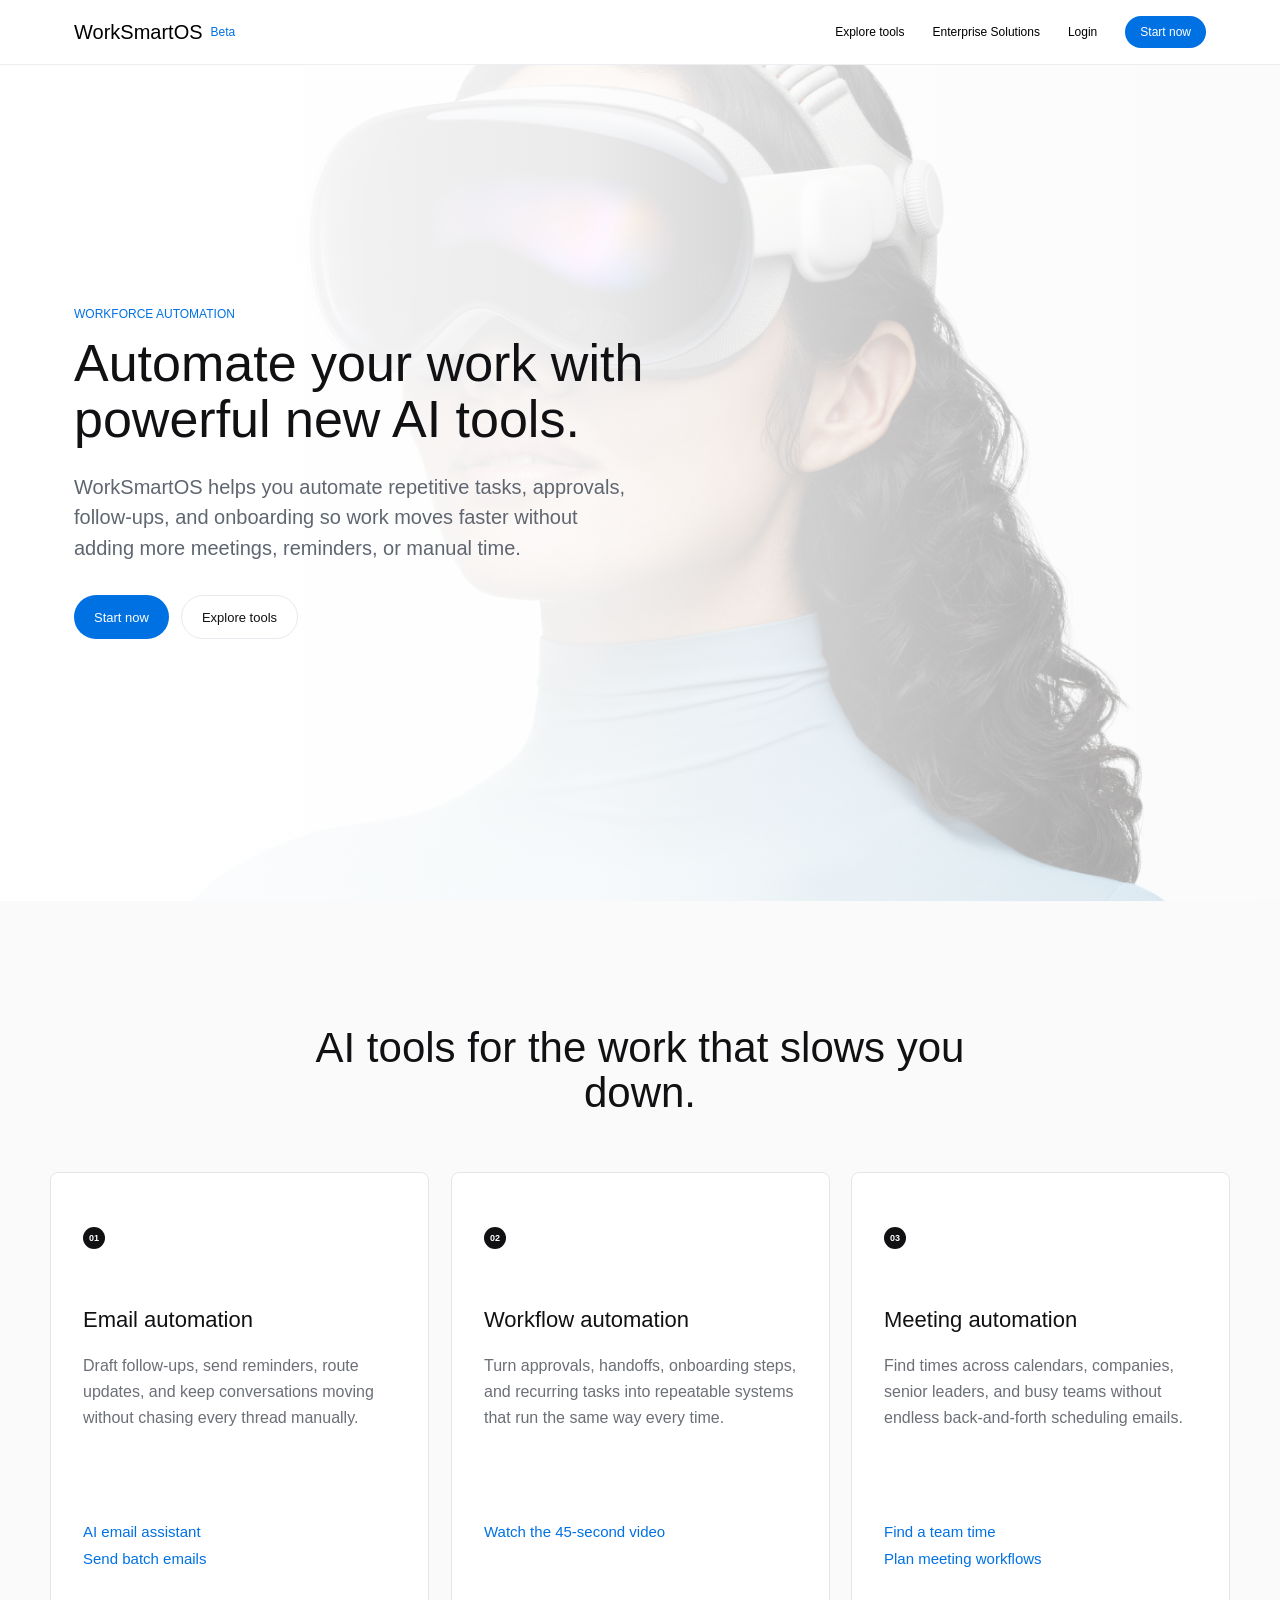
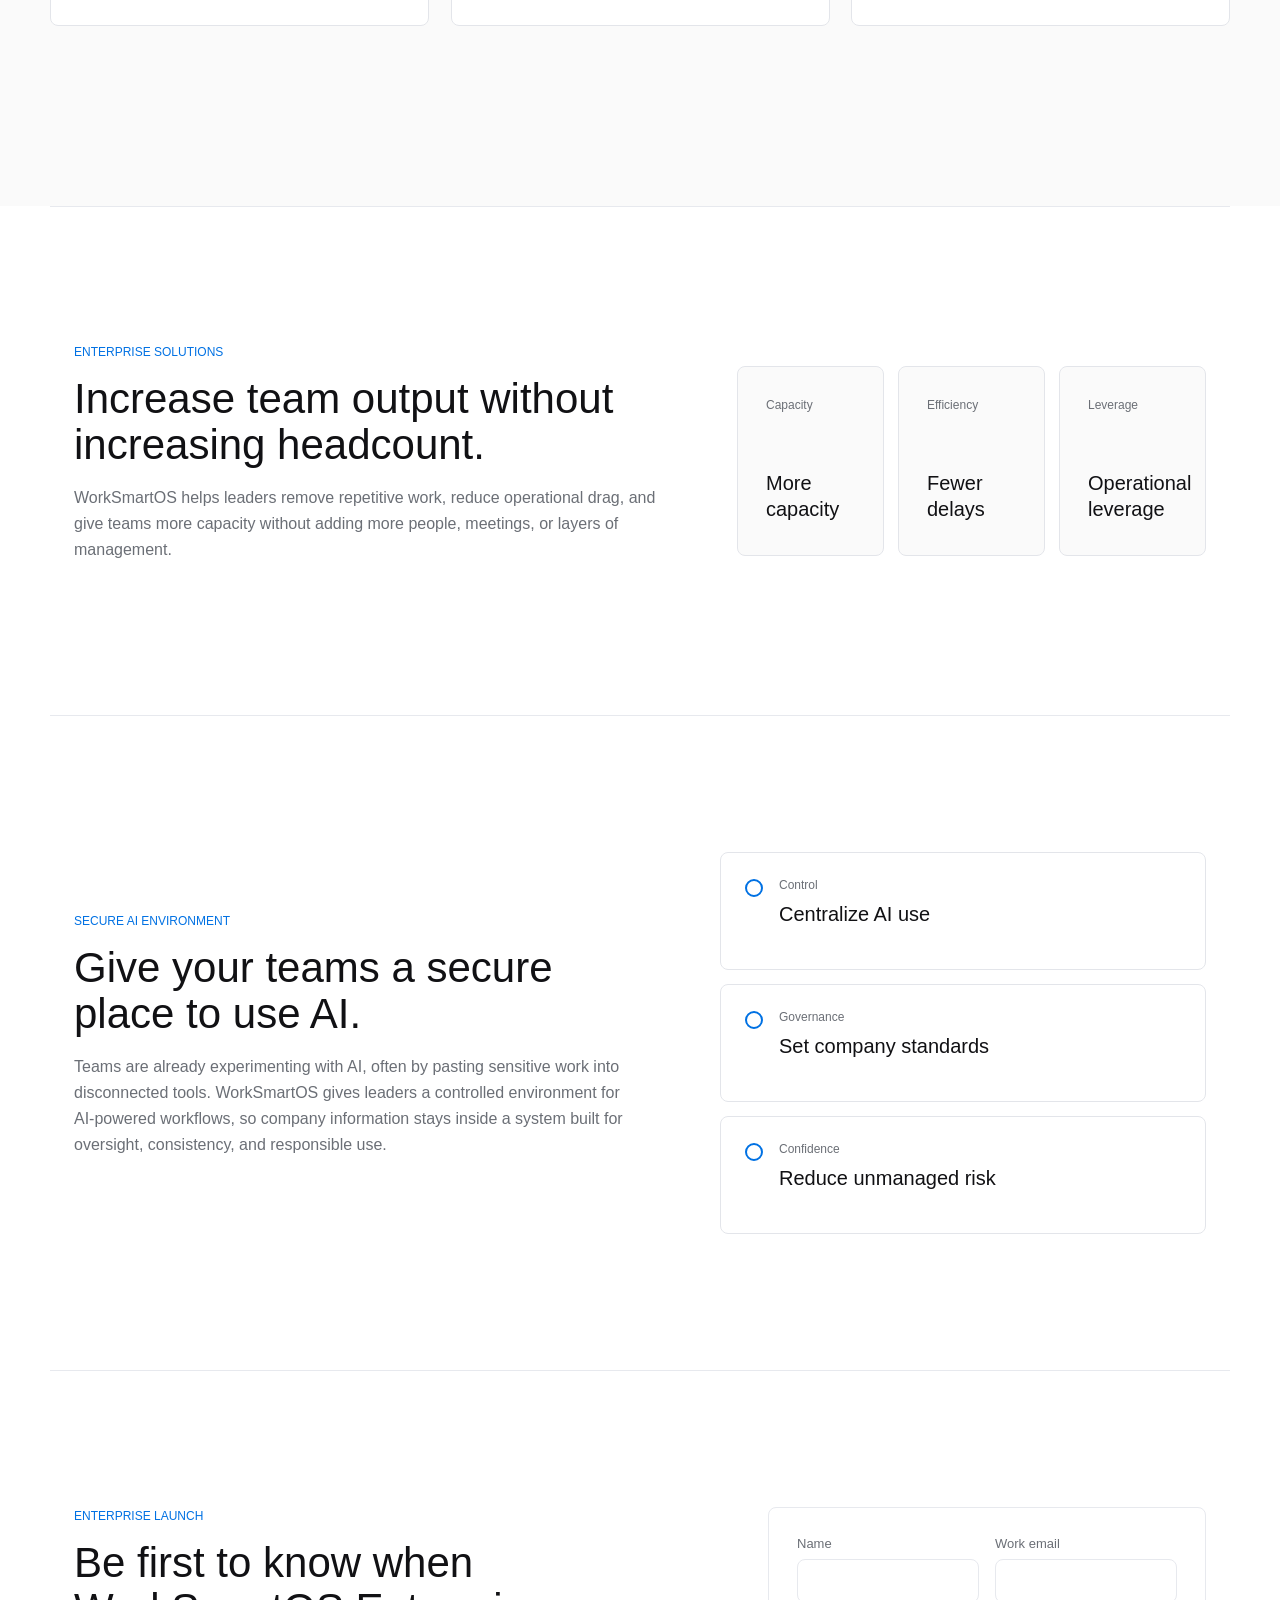
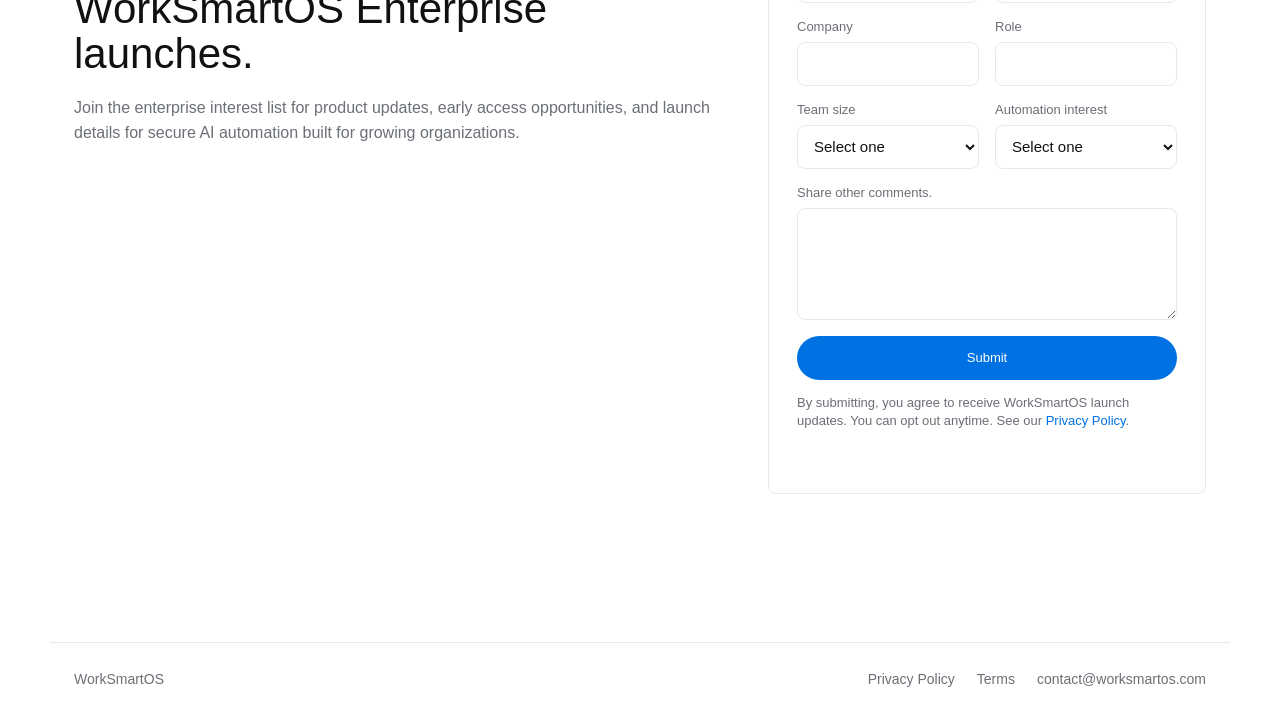
<file: index.html>
<!doctype html>
<html lang="en">
  <head>
    <meta charset="utf-8" />
    <meta name="viewport" content="width=device-width, initial-scale=1" />
    <meta
      name="description"
      content="WorkSmartOS helps teams automate recurring work, approvals, onboarding, and follow-ups from one calm operating system."
    />
    <title>WorkSmartOS | Automate your work with AI</title>
    <link rel="stylesheet" href="styles.css" />
  </head>
  <body>
    <header class="site-header">
      <nav class="nav-shell" aria-label="Primary navigation">
        <a class="brand" href="#" aria-label="WorkSmartOS home">
          <span>WorkSmartOS</span>
          <span class="brand-beta">Beta</span>
        </a>
        <button class="nav-toggle" type="button" aria-label="Open navigation" aria-expanded="false">
          <span></span>
          <span></span>
        </button>
        <div class="nav-links" data-nav>
          <a href="#tools">Explore tools</a>
          <a href="#enterprise">Enterprise Solutions</a>
          <a href="email-studio.html">Login</a>
          <a class="nav-cta" href="mailto:contact@worksmartos.com">Start now</a>
        </div>
      </nav>
    </header>

    <main>
      <section class="hero">
        <div class="hero-copy">
          <p class="eyebrow">Workforce automation</p>
          <h1>Automate your work with powerful new AI tools.</h1>
          <p class="hero-text">
            WorkSmartOS helps you automate repetitive tasks, approvals, follow-ups, and
            onboarding so work moves faster without adding more meetings, reminders, or
            manual time.
          </p>
          <div class="hero-actions">
            <a class="button primary" href="mailto:contact@worksmartos.com">Start now</a>
            <a class="button secondary" href="#tools">Explore tools</a>
          </div>
        </div>

      </section>

      <section class="section" id="tools">
        <div class="section-heading">
          <h2>AI tools for the work that slows you down.</h2>
        </div>
        <div class="feature-grid">
          <article class="feature-card">
            <span class="feature-icon">01</span>
            <h3>Email automation</h3>
            <p>Draft follow-ups, send reminders, route updates, and keep conversations moving without chasing every thread manually.</p>
            <div class="feature-links">
              <a class="feature-link" href="quick-email-draft.html">AI email assistant</a>
              <a class="feature-link" href="custom-email-studio.html">Send batch emails</a>
            </div>
          </article>
          <article class="feature-card">
            <span class="feature-icon">02</span>
            <h3>Workflow automation</h3>
            <p>Turn approvals, handoffs, onboarding steps, and recurring tasks into repeatable systems that run the same way every time.</p>
            <div class="feature-links">
              <a class="feature-link" href="#">Watch the 45-second video</a>
            </div>
          </article>
          <article class="feature-card">
            <span class="feature-icon">03</span>
            <h3>Meeting automation</h3>
            <p>Find times across calendars, companies, senior leaders, and busy teams without endless back-and-forth scheduling emails.</p>
            <div class="feature-links">
              <a class="feature-link" href="team-availability-tool.html">Find a team time</a>
              <a class="feature-link" href="meeting-automation-studio.html">Plan meeting workflows</a>
            </div>
          </article>
        </div>
      </section>

      <section class="split-section" id="enterprise">
        <div>
          <p class="eyebrow">Enterprise solutions</p>
          <h2>Increase team output without increasing headcount.</h2>
          <p>
            WorkSmartOS helps leaders remove repetitive work, reduce operational drag,
            and give teams more capacity without adding more people, meetings, or
            layers of management.
          </p>
        </div>
        <div class="workflow-list metric-list">
          <article>
            <span>Capacity</span>
            <strong>More capacity</strong>
          </article>
          <article>
            <span>Efficiency</span>
            <strong>Fewer delays</strong>
          </article>
          <article>
            <span>Leverage</span>
            <strong>Operational leverage</strong>
          </article>
        </div>
      </section>

      <section class="security-section" id="security">
        <div class="security-copy">
          <p class="eyebrow">Secure AI environment</p>
          <h2>Give your teams a secure place to use AI.</h2>
          <p>
            Teams are already experimenting with AI, often by pasting sensitive work
            into disconnected tools. WorkSmartOS gives leaders a controlled environment
            for AI-powered workflows, so company information stays inside a system built
            for oversight, consistency, and responsible use.
          </p>
        </div>
        <div class="security-list trust-list">
          <article>
            <span>Control</span>
            <strong>Centralize AI use</strong>
          </article>
          <article>
            <span>Governance</span>
            <strong>Set company standards</strong>
          </article>
          <article>
            <span>Confidence</span>
            <strong>Reduce unmanaged risk</strong>
          </article>
        </div>
      </section>

      <section class="pricing-section" id="launch">
        <div class="pricing-copy">
          <p class="eyebrow">Enterprise launch</p>
          <h2>Be first to know when WorkSmartOS Enterprise launches.</h2>
          <p>
            Join the enterprise interest list for product updates, early access
            opportunities, and launch details for secure AI automation built for
            growing organizations.
          </p>
        </div>
        <form class="signup-form" action="https://script.google.com/macros/s/AKfycbxUW-lK-DqQW068OKkTxkZt-hLLp9REfl24intfsjG33QHy6P9mCxVZduPKP-8cc-s/exec" method="POST" data-signup-form>
          <label>
            <span>Name</span>
            <input type="text" name="name" autocomplete="name" required />
          </label>
          <label>
            <span>Work email</span>
            <input type="email" name="email" autocomplete="email" required />
          </label>
          <label>
            <span>Company</span>
            <input type="text" name="company" autocomplete="organization" required />
          </label>
          <label>
            <span>Role</span>
            <input type="text" name="role" autocomplete="organization-title" />
          </label>
          <label>
            <span>Team size</span>
            <select name="team_size">
              <option value="">Select one</option>
              <option>1-25</option>
              <option>26-100</option>
              <option>101-500</option>
              <option>501-1,000</option>
              <option>1,000+</option>
            </select>
          </label>
          <label>
            <span>Automation interest</span>
            <select name="automation_interest" data-automation-interest required>
              <option value="">Select one</option>
              <option value="Email automation">Email automation</option>
              <option value="Workflow automation">Workflow automation</option>
              <option value="Meeting automation">Meeting automation</option>
              <option value="Other">Other</option>
            </select>
          </label>
          <label class="form-full">
            <span>Share other comments.</span>
            <textarea name="automation_goals" rows="4"></textarea>
          </label>
          <input type="hidden" name="source" value="WorkSmartOS enterprise launch page" />
          <button class="button primary full" type="submit">Submit</button>
          <p class="form-notice">By submitting, you agree to receive WorkSmartOS launch updates. You can opt out anytime. See our <a href="privacy.html">Privacy Policy</a>.</p>
          <p class="form-status" data-form-status aria-live="polite"></p>
        </form>
      </section>
    </main>

    <footer class="site-footer">
      <span>WorkSmartOS</span>
      <div class="footer-links">
        <a href="privacy.html">Privacy Policy</a>
        <a href="terms.html">Terms</a>
        <a href="mailto:contact@worksmartos.com">contact@worksmartos.com</a>
      </div>
    </footer>

    <script src="script.js"></script>
  </body>
</html>
</file>
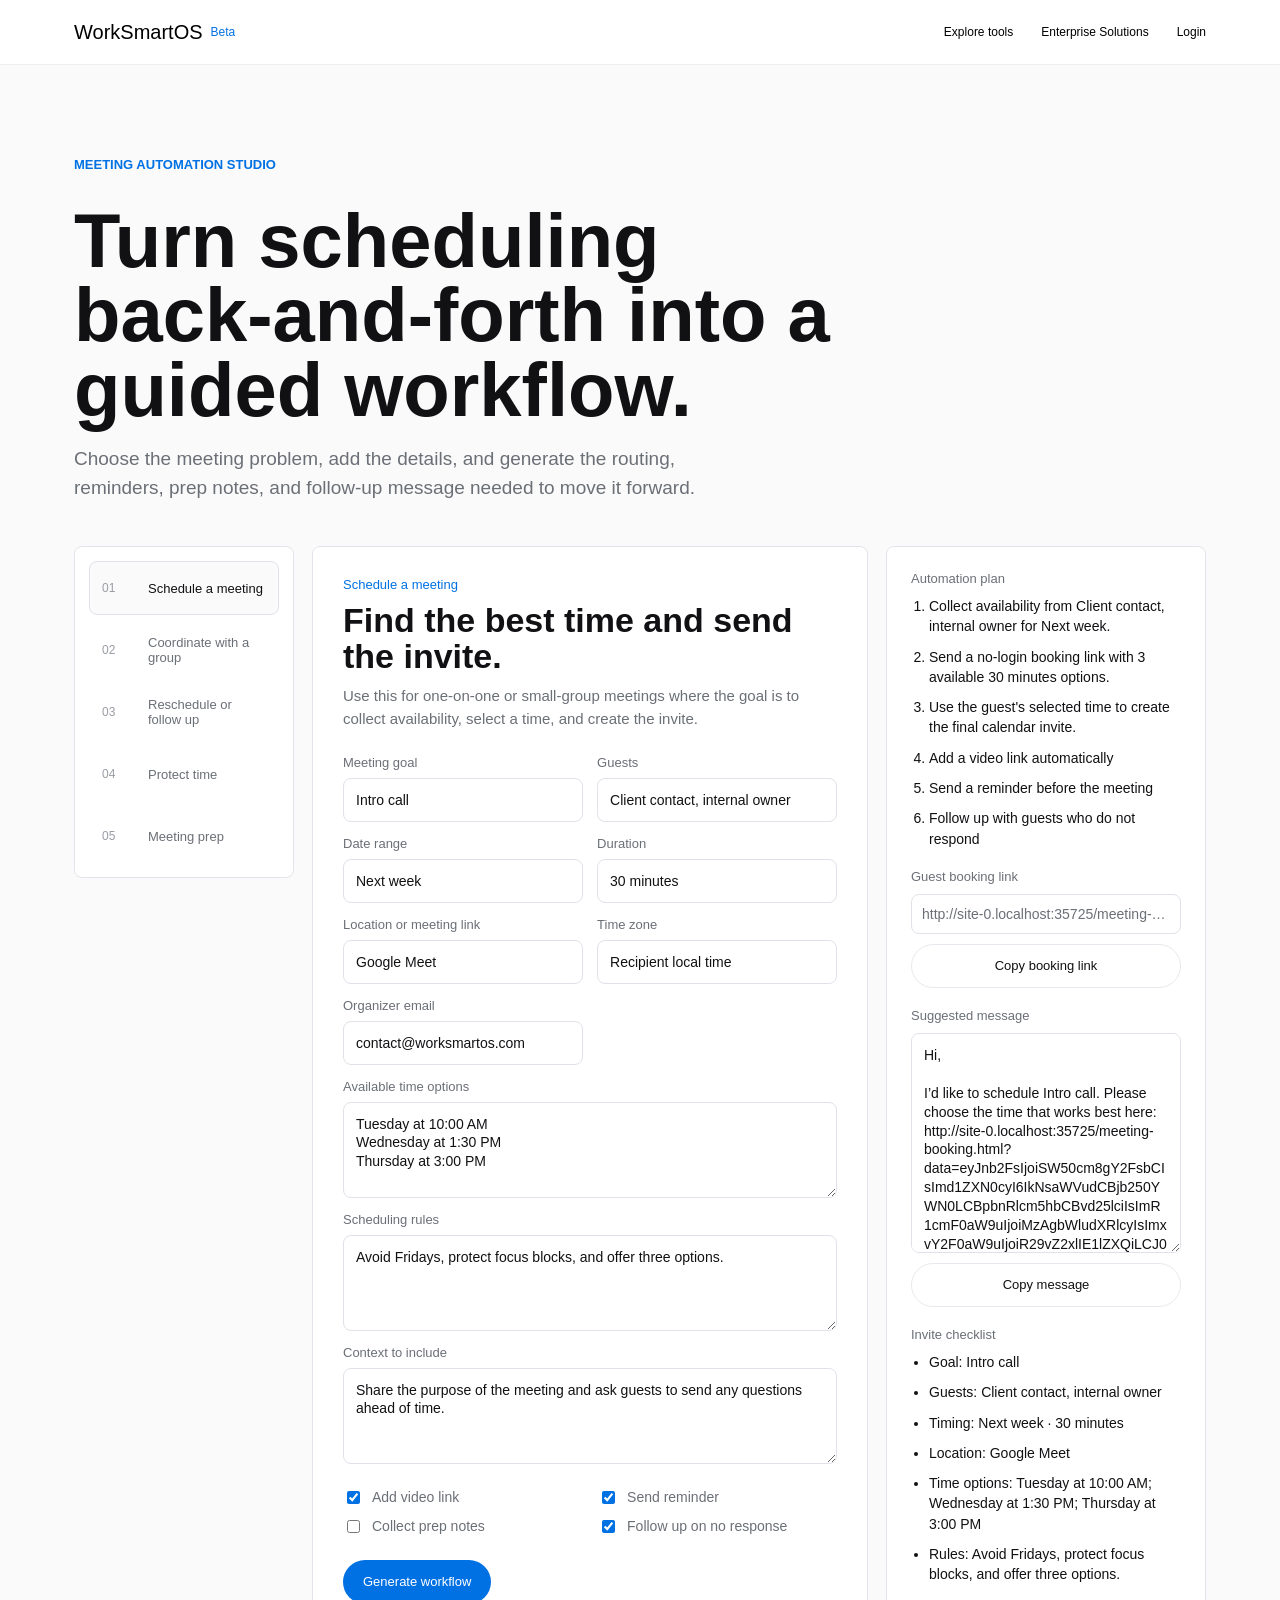
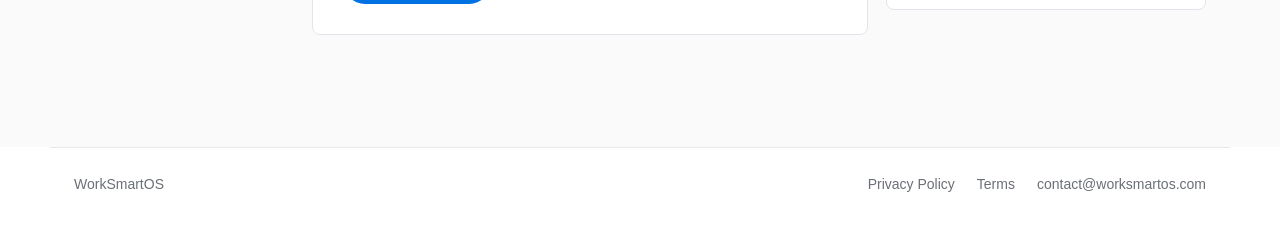
<file: meeting-automation-studio.html>
<!doctype html>
<html lang="en">
  <head>
    <meta charset="utf-8" />
    <meta name="viewport" content="width=device-width, initial-scale=1" />
    <meta
      name="description"
      content="Plan meeting automation workflows for scheduling, group coordination, rescheduling, time protection, and meeting prep."
    />
    <title>Meeting Automation Studio | WorkSmartOS</title>
    <link rel="stylesheet" href="styles.css" />
  </head>
  <body>
    <header class="site-header">
      <nav class="nav-shell" aria-label="Primary navigation">
        <a class="brand" href="index.html" aria-label="WorkSmartOS home">
          <span>WorkSmartOS</span>
          <span class="brand-beta">Beta</span>
        </a>
        <button class="nav-toggle" type="button" aria-label="Open navigation" aria-expanded="false">
          <span></span>
          <span></span>
        </button>
        <div class="nav-links" data-nav>
          <a href="index.html#tools">Explore tools</a>
          <a href="index.html#enterprise">Enterprise Solutions</a>
          <a href="email-studio.html">Login</a>
        </div>
      </nav>
    </header>

    <main class="meeting-studio-page">
      <section class="meeting-studio-hero">
        <p class="eyebrow">Meeting Automation Studio</p>
        <h1>Turn scheduling back-and-forth into a guided workflow.</h1>
        <p>
          Choose the meeting problem, add the details, and generate the routing,
          reminders, prep notes, and follow-up message needed to move it forward.
        </p>
      </section>

      <section class="meeting-studio-shell" aria-label="Meeting automation builder">
        <aside class="meeting-mode-panel" aria-label="Meeting automation modes">
          <button class="is-active" type="button" data-meeting-mode="schedule">
            <span>01</span>
            Schedule a meeting
          </button>
          <button type="button" data-meeting-mode="group">
            <span>02</span>
            Coordinate with a group
          </button>
          <button type="button" data-meeting-mode="follow-up">
            <span>03</span>
            Reschedule or follow up
          </button>
          <button type="button" data-meeting-mode="protect">
            <span>04</span>
            Protect time
          </button>
          <button type="button" data-meeting-mode="prep">
            <span>05</span>
            Meeting prep
          </button>
        </aside>

        <form class="meeting-builder" data-meeting-form>
          <div class="meeting-panel-heading">
            <span data-mode-kicker>Schedule a meeting</span>
            <h2 data-mode-title>Find the best time and send the invite.</h2>
            <p data-mode-description>
              Use this for one-on-one or small-group meetings where the goal is to
              collect availability, select a time, and create the invite.
            </p>
          </div>

          <div class="meeting-form-grid">
            <label>
              <span>Meeting goal</span>
              <input name="goal" value="Intro call" />
            </label>
            <label>
              <span>Guests</span>
              <input name="guests" value="Client contact, internal owner" />
            </label>
            <label>
              <span>Date range</span>
              <input name="date_range" value="Next week" />
            </label>
            <label>
              <span>Duration</span>
              <input name="duration" value="30 minutes" />
            </label>
            <label>
              <span>Location or meeting link</span>
              <input name="location" value="Google Meet" />
            </label>
            <label>
              <span>Time zone</span>
              <input name="timezone" value="Recipient local time" />
            </label>
            <label>
              <span>Organizer email</span>
              <input name="organizer_email" type="email" value="contact@worksmartos.com" />
            </label>
            <label class="meeting-form-full">
              <span>Available time options</span>
              <textarea name="time_options">Tuesday at 10:00 AM
Wednesday at 1:30 PM
Thursday at 3:00 PM</textarea>
            </label>
            <label class="meeting-form-full">
              <span>Scheduling rules</span>
              <textarea name="rules">Avoid Fridays, protect focus blocks, and offer three options.</textarea>
            </label>
            <label class="meeting-form-full">
              <span>Context to include</span>
              <textarea name="context">Share the purpose of the meeting and ask guests to send any questions ahead of time.</textarea>
            </label>
          </div>

          <div class="meeting-options" aria-label="Automation options">
            <label><input type="checkbox" name="options" value="Add a video link automatically" checked /> Add video link</label>
            <label><input type="checkbox" name="options" value="Send a reminder before the meeting" checked /> Send reminder</label>
            <label><input type="checkbox" name="options" value="Collect prep notes before the meeting" /> Collect prep notes</label>
            <label><input type="checkbox" name="options" value="Follow up with guests who do not respond" checked /> Follow up on no response</label>
          </div>

          <button class="button primary meeting-generate-button" type="submit">Generate workflow</button>
        </form>

        <section class="meeting-output" aria-live="polite">
          <div>
            <span>Automation plan</span>
            <ol data-meeting-plan></ol>
          </div>
          <div>
            <span>Guest booking link</span>
            <input class="meeting-link-output" readonly data-booking-link />
            <button class="button secondary" type="button" data-copy-booking-link>Copy booking link</button>
          </div>
          <div>
            <span>Suggested message</span>
            <textarea readonly data-meeting-message></textarea>
            <button class="button secondary" type="button" data-copy-meeting-message>Copy message</button>
          </div>
          <div>
            <span>Invite checklist</span>
            <ul data-meeting-checklist></ul>
          </div>
        </section>
      </section>
    </main>

    <footer class="site-footer">
      <span>WorkSmartOS</span>
      <div class="footer-links">
        <a href="privacy.html">Privacy Policy</a>
        <a href="terms.html">Terms</a>
        <a href="mailto:contact@worksmartos.com">contact@worksmartos.com</a>
      </div>
    </footer>

    <script src="script.js"></script>
    <script src="meeting-studio.js"></script>
  </body>
</html>
</file>
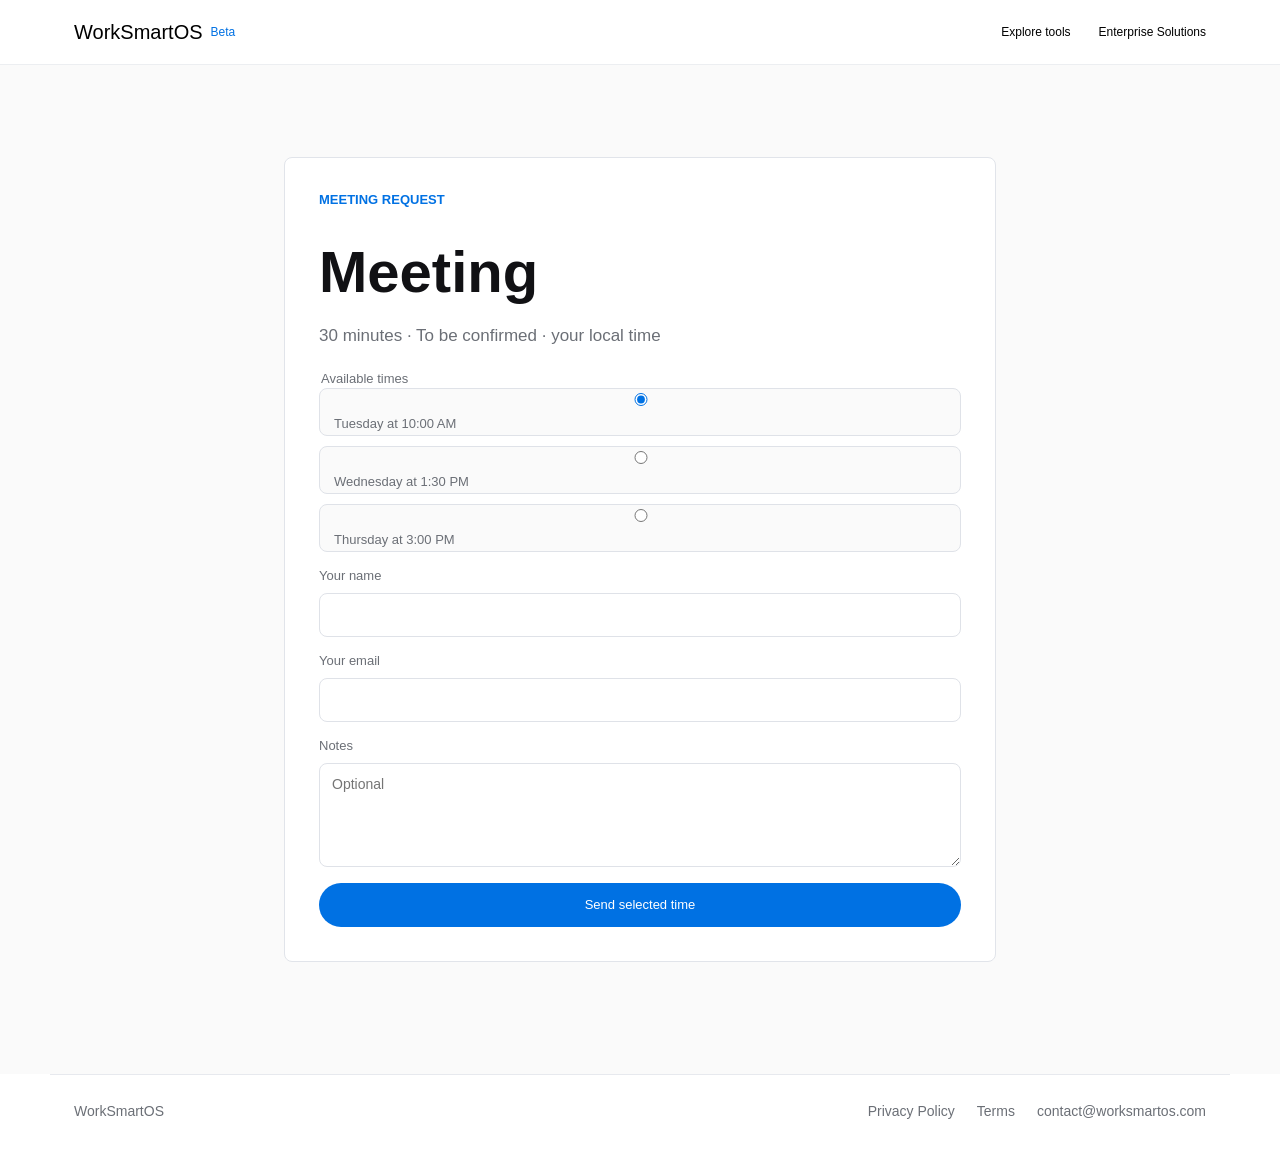
<file: meeting-booking.html>
<!doctype html>
<html lang="en">
  <head>
    <meta charset="utf-8" />
    <meta name="viewport" content="width=device-width, initial-scale=1" />
    <meta
      name="description"
      content="Choose a meeting time from available options without connecting a calendar."
    />
    <title>Choose a Meeting Time | WorkSmartOS</title>
    <link rel="stylesheet" href="styles.css" />
  </head>
  <body>
    <header class="site-header">
      <nav class="nav-shell" aria-label="Primary navigation">
        <a class="brand" href="index.html" aria-label="WorkSmartOS home">
          <span>WorkSmartOS</span>
          <span class="brand-beta">Beta</span>
        </a>
        <div class="nav-links" data-nav>
          <a href="index.html#tools">Explore tools</a>
          <a href="index.html#enterprise">Enterprise Solutions</a>
        </div>
      </nav>
    </header>

    <main class="booking-page">
      <section class="booking-card">
        <p class="eyebrow">Meeting request</p>
        <h1 data-booking-title>Choose a meeting time</h1>
        <p data-booking-summary></p>

        <form class="booking-form" data-booking-form>
          <fieldset>
            <legend>Available times</legend>
            <div class="booking-time-list" data-booking-times></div>
          </fieldset>

          <label>
            <span>Your name</span>
            <input name="guest_name" autocomplete="name" required />
          </label>
          <label>
            <span>Your email</span>
            <input name="guest_email" type="email" autocomplete="email" required />
          </label>
          <label>
            <span>Notes</span>
            <textarea name="guest_notes" placeholder="Optional"></textarea>
          </label>

          <button class="button primary" type="submit">Send selected time</button>
        </form>

        <div class="booking-response is-hidden" data-booking-response>
          <span>Response message</span>
          <textarea readonly data-booking-response-message></textarea>
          <a class="button primary" href="#" data-booking-mailto>Open email response</a>
        </div>
      </section>
    </main>

    <footer class="site-footer">
      <span>WorkSmartOS</span>
      <div class="footer-links">
        <a href="privacy.html">Privacy Policy</a>
        <a href="terms.html">Terms</a>
        <a href="mailto:contact@worksmartos.com">contact@worksmartos.com</a>
      </div>
    </footer>

    <script src="script.js"></script>
    <script src="meeting-booking.js"></script>
  </body>
</html>
</file>
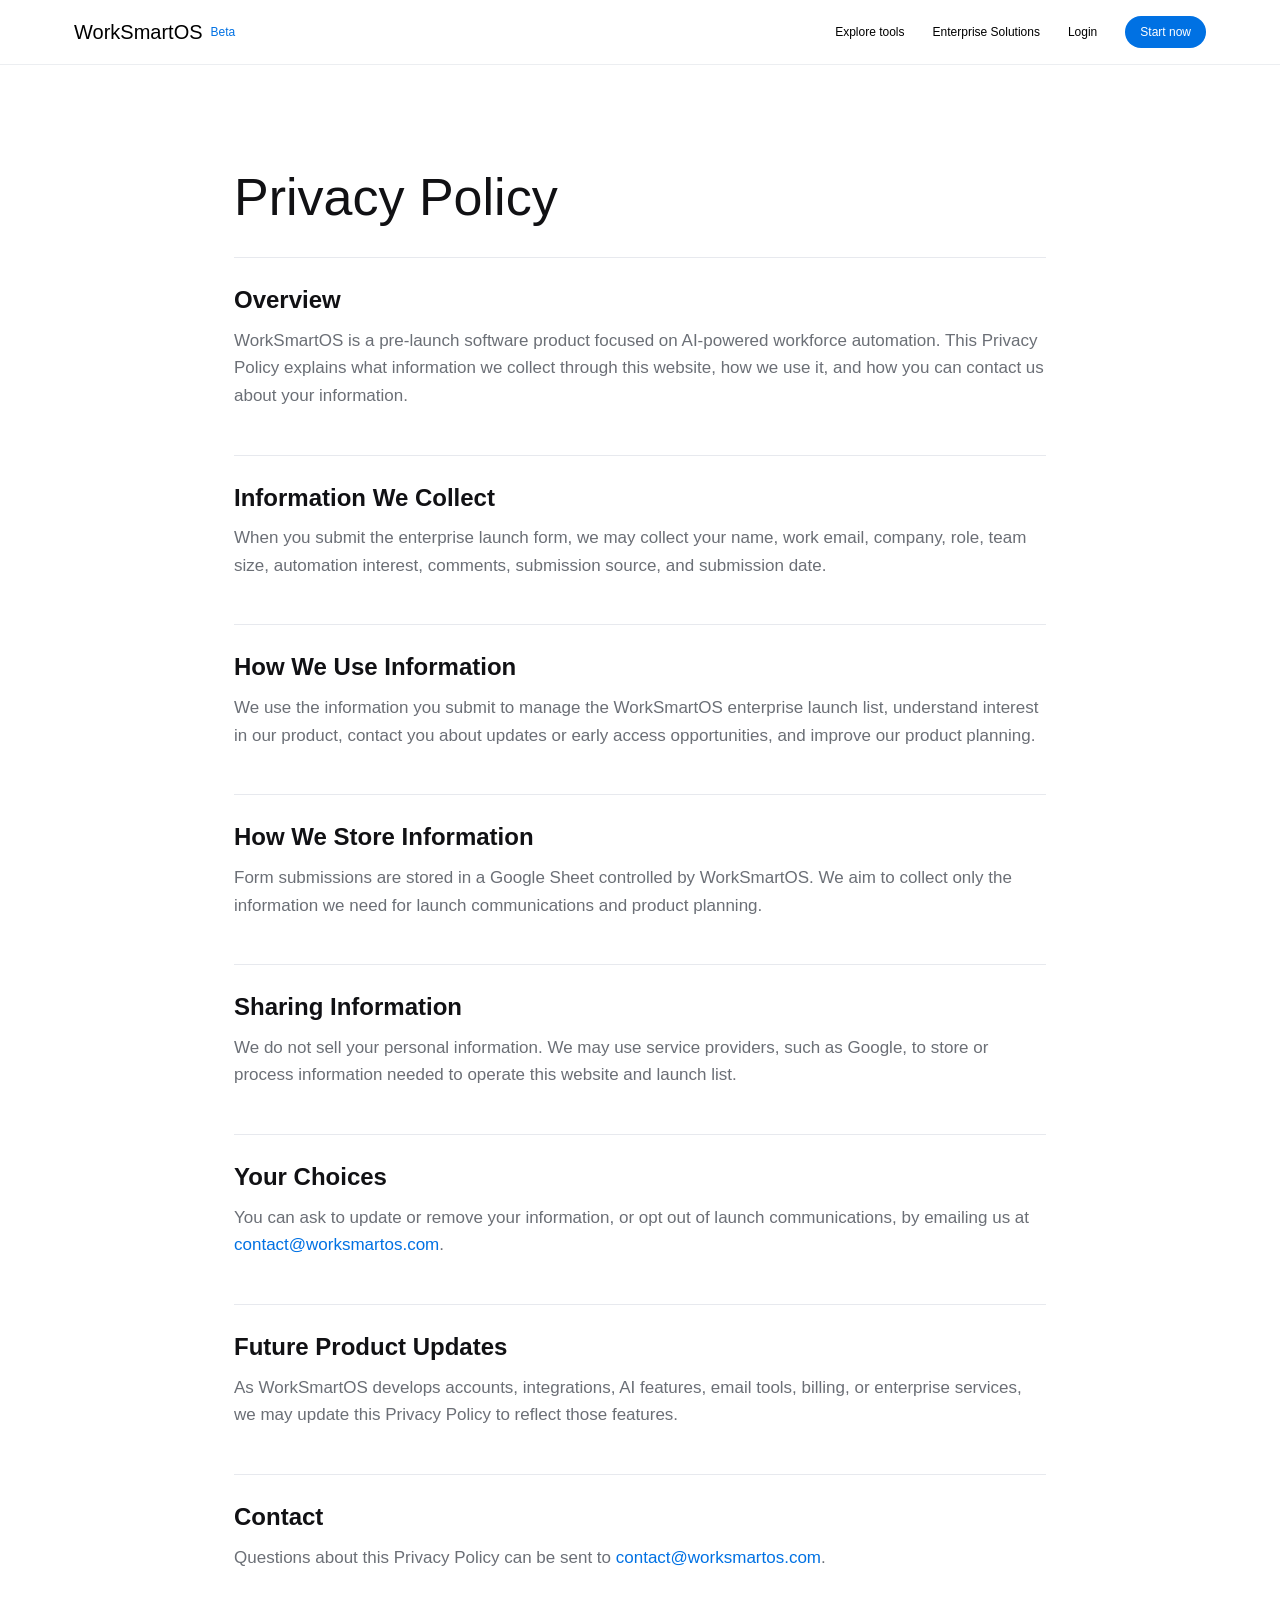
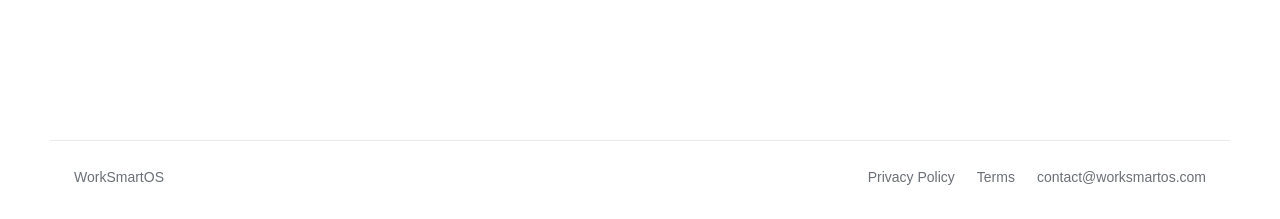
<file: privacy.html>
<!doctype html>
<html lang="en">
  <head>
    <meta charset="utf-8" />
    <meta name="viewport" content="width=device-width, initial-scale=1" />
    <title>Privacy Policy | WorkSmartOS</title>
    <link rel="stylesheet" href="styles.css" />
  </head>
  <body>
    <header class="site-header">
      <nav class="nav-shell" aria-label="Primary navigation">
        <a class="brand" href="index.html" aria-label="WorkSmartOS home">
          <span>WorkSmartOS</span>
          <span class="brand-beta">Beta</span>
        </a>
        <div class="nav-links">
          <a href="index.html#tools">Explore tools</a>
          <a href="index.html#enterprise">Enterprise Solutions</a>
          <a href="email-studio.html">Login</a>
          <a class="nav-cta" href="index.html#launch">Start now</a>
        </div>
      </nav>
    </header>

    <main class="legal-page">
      <h1>Privacy Policy</h1>
      <section>
        <h2>Overview</h2>
        <p>WorkSmartOS is a pre-launch software product focused on AI-powered workforce automation. This Privacy Policy explains what information we collect through this website, how we use it, and how you can contact us about your information.</p>
      </section>

      <section>
        <h2>Information We Collect</h2>
        <p>When you submit the enterprise launch form, we may collect your name, work email, company, role, team size, automation interest, comments, submission source, and submission date.</p>
      </section>

      <section>
        <h2>How We Use Information</h2>
        <p>We use the information you submit to manage the WorkSmartOS enterprise launch list, understand interest in our product, contact you about updates or early access opportunities, and improve our product planning.</p>
      </section>

      <section>
        <h2>How We Store Information</h2>
        <p>Form submissions are stored in a Google Sheet controlled by WorkSmartOS. We aim to collect only the information we need for launch communications and product planning.</p>
      </section>

      <section>
        <h2>Sharing Information</h2>
        <p>We do not sell your personal information. We may use service providers, such as Google, to store or process information needed to operate this website and launch list.</p>
      </section>

      <section>
        <h2>Your Choices</h2>
        <p>You can ask to update or remove your information, or opt out of launch communications, by emailing us at <a href="mailto:contact@worksmartos.com">contact@worksmartos.com</a>.</p>
      </section>

      <section>
        <h2>Future Product Updates</h2>
        <p>As WorkSmartOS develops accounts, integrations, AI features, email tools, billing, or enterprise services, we may update this Privacy Policy to reflect those features.</p>
      </section>

      <section>
        <h2>Contact</h2>
        <p>Questions about this Privacy Policy can be sent to <a href="mailto:contact@worksmartos.com">contact@worksmartos.com</a>.</p>
      </section>
    </main>

    <footer class="site-footer">
      <span>WorkSmartOS</span>
      <div class="footer-links">
        <a href="privacy.html">Privacy Policy</a>
        <a href="terms.html">Terms</a>
        <a href="mailto:contact@worksmartos.com">contact@worksmartos.com</a>
      </div>
    </footer>
  </body>
</html>
</file>
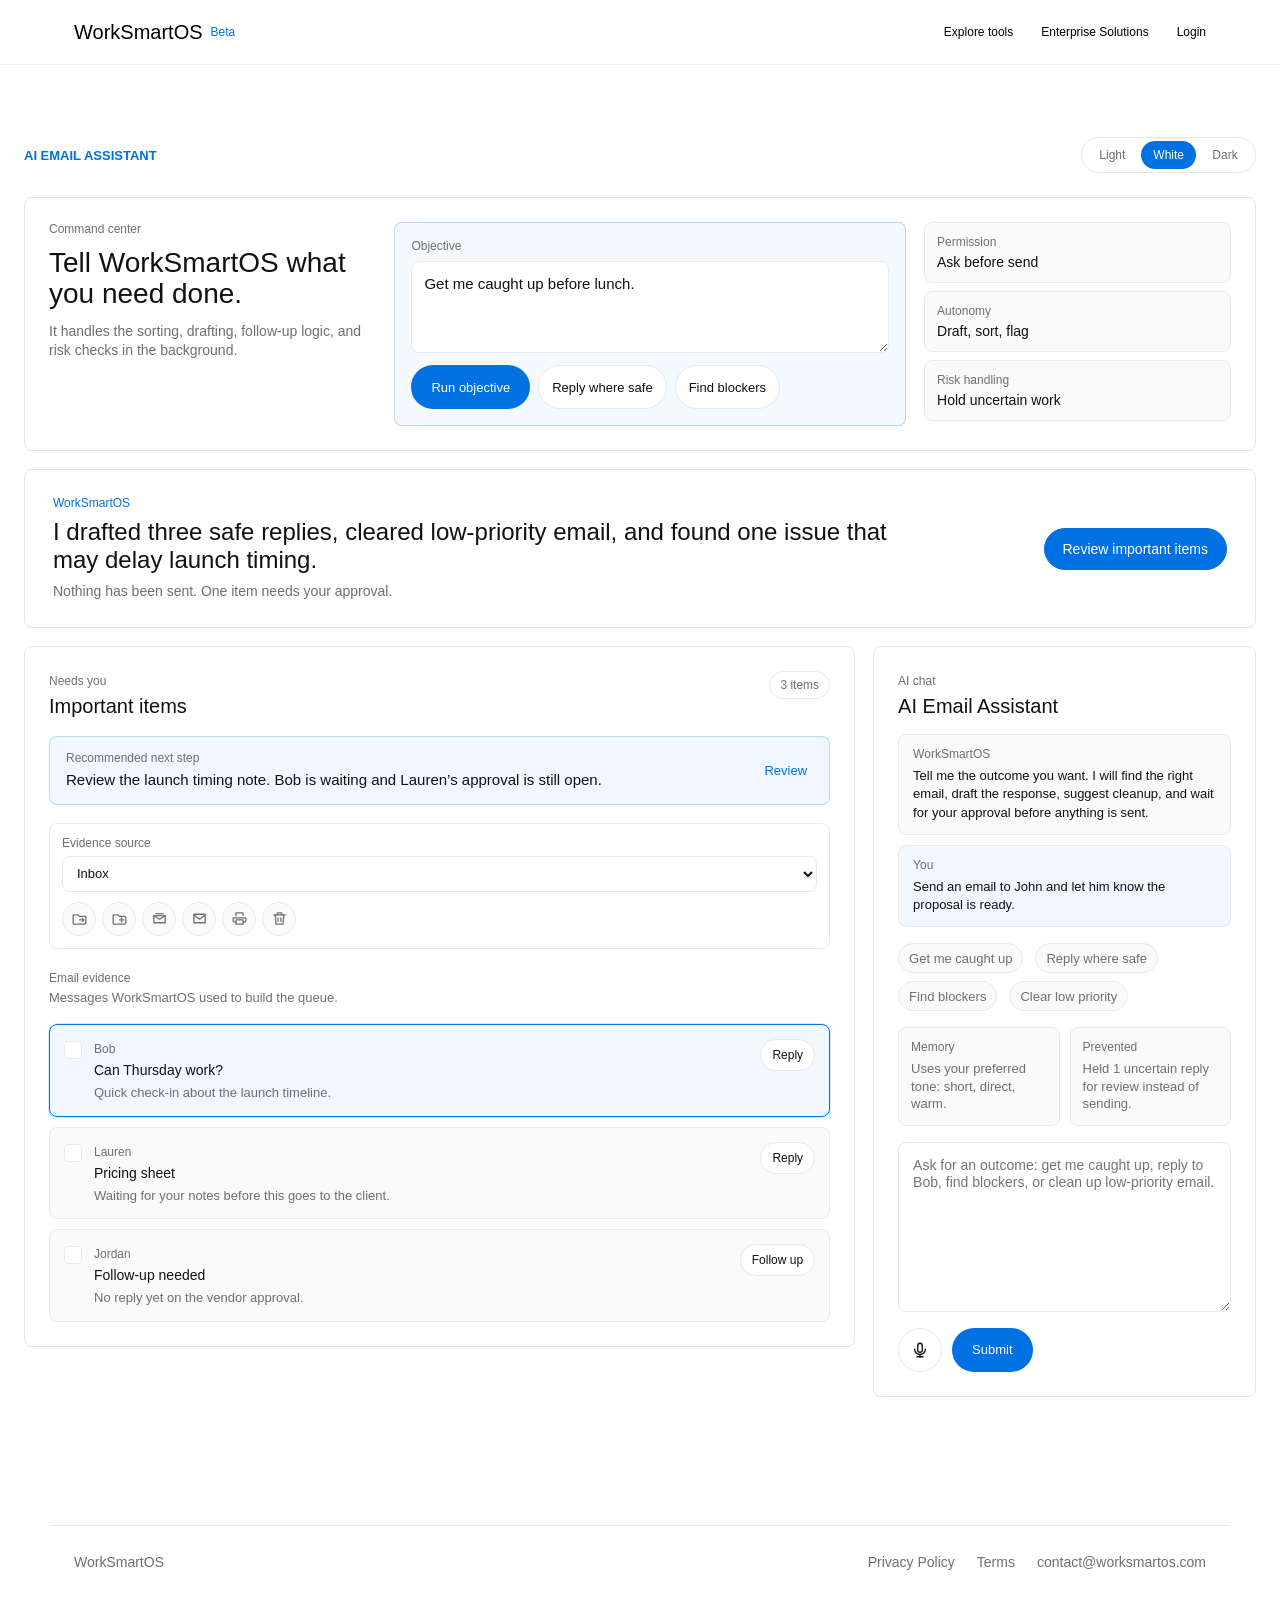
<file: quick-email-draft.html>
<!doctype html>
<html lang="en">
  <head>
    <meta charset="utf-8" />
    <meta name="viewport" content="width=device-width, initial-scale=1" />
    <meta
      name="description"
      content="Tell WorkSmartOS what to write, reply to, find, or follow up on in email."
    />
    <title>AI Email Assistant | WorkSmartOS</title>
    <link rel="stylesheet" href="styles.css" />
  </head>
  <body data-studio-theme="white">
    <header class="site-header">
      <nav class="nav-shell" aria-label="Primary navigation">
        <a class="brand" href="index.html" aria-label="WorkSmartOS home">
          <span>WorkSmartOS</span>
          <span class="brand-beta">Beta</span>
        </a>
        <button class="nav-toggle" type="button" aria-label="Open navigation" aria-expanded="false">
          <span></span>
          <span></span>
        </button>
        <div class="nav-links" data-nav>
          <a href="index.html#tools">Explore tools</a>
          <a href="index.html#enterprise">Enterprise Solutions</a>
          <a href="email-studio.html">Login</a>
        </div>
      </nav>
    </header>

    <main class="studio-page quick-draft-page">
      <section class="studio-hero compact">
        <p class="eyebrow">AI Email Assistant</p>
        <div class="studio-theme-control" role="group" aria-label="Studio theme">
          <button type="button" data-studio-theme="light">Light</button>
          <button class="is-active" type="button" data-studio-theme="white">White</button>
          <button type="button" data-studio-theme="dark">Dark</button>
        </div>
      </section>

      <section class="quick-draft-shell ai-command-shell" aria-label="AI command center">
        <section class="ai-command-center studio-panel">
          <div class="ai-command-copy">
            <span>Command center</span>
            <h1>Tell WorkSmartOS what you need done.</h1>
            <p>It handles the sorting, drafting, follow-up logic, and risk checks in the background.</p>
          </div>
          <div class="ai-command-box">
            <label>
              <span>Objective</span>
              <textarea data-objective-input>Get me caught up before lunch.</textarea>
            </label>
            <div class="ai-command-actions">
              <button class="button primary" type="button" data-ai-action="review-plan">Run objective</button>
              <button type="button" data-ai-action="draft-replies">Reply where safe</button>
              <button type="button" data-ai-action="decisions">Find blockers</button>
            </div>
          </div>
          <div class="ai-guardrails" aria-label="Assistant guardrails">
            <div>
              <span>Permission</span>
              <strong>Ask before send</strong>
            </div>
            <div>
              <span>Autonomy</span>
              <strong>Draft, sort, flag</strong>
            </div>
            <div>
              <span>Risk handling</span>
              <strong>Hold uncertain work</strong>
            </div>
          </div>
        </section>

        <section class="ai-calm-summary studio-panel" aria-label="WorkSmartOS summary">
          <div>
            <span>WorkSmartOS</span>
            <h2>I drafted three safe replies, cleared low-priority email, and found one issue that may delay launch timing.</h2>
            <p>Nothing has been sent. One item needs your approval.</p>
          </div>
          <button type="button" data-ai-action="review-plan">Review important items</button>
        </section>
      </section>

      <section class="quick-draft-shell quick-email-workspace" aria-label="AI email workspace">
        <aside class="quick-inbox-view studio-panel" aria-label="Inbox view">
            <div class="quick-inbox-heading">
              <div>
                <span>Needs you</span>
                <h3>Important items</h3>
              </div>
              <strong data-unread-count>3 items</strong>
            </div>

            <div class="ai-inbox-summary" aria-label="Execution summary">
              <div>
                <span>Recommended next step</span>
                <strong>Review the launch timing note. Bob is waiting and Lauren’s approval is still open.</strong>
              </div>
              <button type="button" data-ai-action="review-plan">Review</button>
            </div>

            <div class="quick-mail-tools" aria-label="Inbox actions">
              <label>
                <span>Evidence source</span>
                <select data-folder-select>
                  <option value="Inbox">Inbox</option>
                  <option value="Follow-ups">Follow-ups</option>
                  <option value="Clients">Clients</option>
                  <option value="Archive">Archive</option>
                </select>
              </label>
              <div class="quick-mail-action-row">
                <button type="button" data-mail-action="move" aria-label="Move to selected folder" data-tooltip="Move to folder">
                  <svg aria-hidden="true" viewBox="0 0 24 24"><path d="M3 7h7l2 2h9v9a2 2 0 0 1-2 2H5a2 2 0 0 1-2-2V7Z"></path><path d="M12 14h6"></path><path d="m16 12 2 2-2 2"></path></svg>
                </button>
                <button type="button" data-new-folder aria-label="Create folder" data-tooltip="Create folder">
                  <svg aria-hidden="true" viewBox="0 0 24 24"><path d="M3 7h7l2 2h7a2 2 0 0 1 2 2v7a2 2 0 0 1-2 2H5a2 2 0 0 1-2-2V7Z"></path><path d="M12 14h6"></path><path d="M15 11v6"></path></svg>
                </button>
                <button type="button" data-mail-action="mark-read" aria-label="Mark as read" data-tooltip="Mark as read">
                  <svg aria-hidden="true" viewBox="0 0 24 24"><path d="M4 8h16v10H4z"></path><path d="M4 8l8 5 8-5"></path><path d="M7 5h10"></path></svg>
                </button>
                <button type="button" data-mail-action="mark-unread" aria-label="Mark as unread" data-tooltip="Mark as unread">
                  <svg aria-hidden="true" viewBox="0 0 24 24"><path d="M4 6h16v12H4z"></path><path d="m4 7 8 6 8-6"></path></svg>
                </button>
                <button type="button" data-mail-action="print" aria-label="Print" data-tooltip="Print">
                  <svg aria-hidden="true" viewBox="0 0 24 24"><path d="M7 8V4h10v4"></path><path d="M7 17H5a2 2 0 0 1-2-2v-4h18v4a2 2 0 0 1-2 2h-2"></path><path d="M7 14h10v6H7z"></path></svg>
                </button>
                <button type="button" data-mail-action="delete" aria-label="Delete" data-tooltip="Delete">
                  <svg aria-hidden="true" viewBox="0 0 24 24"><path d="M4 7h16"></path><path d="M9 7V4h6v3"></path><path d="M6 7l1 13h10l1-13"></path><path d="M10 11v5"></path><path d="M14 11v5"></path></svg>
                </button>
              </div>
            </div>

            <div class="ai-evidence-heading">
              <span>Email evidence</span>
              <p>Messages WorkSmartOS used to build the queue.</p>
            </div>

            <div class="quick-inbox-list">
              <article class="quick-inbox-item is-active is-urgent" tabindex="0" data-inbox-item data-inbox-from="Bob" data-inbox-subject="Can Thursday work?" data-inbox-body="Quick check-in about the launch timeline." data-inbox-request="Respond to Bob and tell him Thursday afternoon works for a quick check-in.">
                <button class="quick-select-email" type="button" data-select-email aria-label="Select email"></button>
                <div>
                  <span>Bob</span>
                  <strong>Can Thursday work?</strong>
                  <p>Quick check-in about the launch timeline.</p>
                </div>
                <div class="quick-inbox-item-actions">
                  <button type="button" data-reply-email>Reply</button>
                </div>
              </article>
              <article class="quick-inbox-item" tabindex="0" data-inbox-item data-inbox-from="Lauren" data-inbox-subject="Pricing sheet" data-inbox-body="Waiting for your notes before this goes to the client." data-inbox-request="Reply to Lauren and tell her the pricing sheet looks good to send.">
                <button class="quick-select-email" type="button" data-select-email aria-label="Select email"></button>
                <div>
                  <span>Lauren</span>
                  <strong>Pricing sheet</strong>
                  <p>Waiting for your notes before this goes to the client.</p>
                </div>
                <div class="quick-inbox-item-actions">
                  <button type="button" data-reply-email>Reply</button>
                </div>
              </article>
              <article class="quick-inbox-item" tabindex="0" data-inbox-item data-inbox-from="Jordan" data-inbox-subject="Follow-up needed" data-inbox-body="No reply yet on the vendor approval." data-inbox-request="Follow up with Jordan about the vendor approval.">
                <button class="quick-select-email" type="button" data-select-email aria-label="Select email"></button>
                <div>
                  <span>Jordan</span>
                  <strong>Follow-up needed</strong>
                  <p>No reply yet on the vendor approval.</p>
                </div>
                <div class="quick-inbox-item-actions">
                  <button type="button" data-reply-email>Follow up</button>
                </div>
              </article>
            </div>
        </aside>

        <section class="quick-compose-view studio-panel" aria-label="Email composer">
          <section class="quick-draft-assistant workspace-ai" aria-label="AI chat">
            <div class="studio-panel-heading">
              <span>AI chat</span>
              <h2>AI Email Assistant</h2>
            </div>

            <div class="quick-chat-thread" aria-label="Assistant conversation">
              <div class="quick-chat-message assistant">
                <span>WorkSmartOS</span>
                <p>Tell me the outcome you want. I will find the right email, draft the response, suggest cleanup, and wait for your approval before anything is sent.</p>
              </div>
              <div class="quick-chat-message user" data-chat-preview>
                <span>You</span>
                <p>Send an email to John and let him know the proposal is ready.</p>
              </div>
            </div>

            <div class="quick-suggested-prompts" aria-label="Suggested AI prompts">
              <button type="button" data-example-request="Get me caught up on email and show what needs my approval.">Get me caught up</button>
              <button type="button" data-example-request="Draft safe replies and leave anything risky for my review.">Reply where safe</button>
              <button type="button" data-example-request="Find emails blocking customers, payments, or approvals.">Find blockers</button>
              <button type="button" data-example-request="Clear low-priority email from my inbox.">Clear low priority</button>
            </div>

            <div class="ai-operator-signals" aria-label="Assistant memory and safeguards">
              <div>
                <span>Memory</span>
                <p>Uses your preferred tone: short, direct, warm.</p>
              </div>
              <div>
                <span>Prevented</span>
                <p>Held 1 uncertain reply for review instead of sending.</p>
              </div>
            </div>

            <form class="quick-draft-prompt-card" id="quick-draft-form" data-quick-draft-form>
              <label>
                <span class="visually-hidden">What should WorkSmartOS do with your email?</span>
                <textarea name="request" data-request-input placeholder="Ask for an outcome: get me caught up, reply to Bob, find blockers, or clean up low-priority email."></textarea>
              </label>

              <p class="quick-draft-status" data-quick-draft-status aria-live="polite"></p>
            </form>

            <div class="quick-draft-actions">
              <button class="icon-button" type="button" data-voice-draft aria-label="Speak request">
                <svg aria-hidden="true" viewBox="0 0 24 24">
                  <path d="M12 3a3 3 0 0 0-3 3v6a3 3 0 0 0 6 0V6a3 3 0 0 0-3-3Z"></path>
                  <path d="M19 11a7 7 0 0 1-14 0"></path>
                  <path d="M12 18v3"></path>
                  <path d="M8 21h8"></path>
                </svg>
              </button>
              <button class="button primary" type="submit" form="quick-draft-form">Submit</button>
            </div>
          </section>

          <div class="quick-compose-output" data-compose-output hidden>
            <div class="studio-panel-heading compose-output-heading">
              <span>Email</span>
              <h2>Compose and send</h2>
            </div>

          <div class="quick-draft-card">
            <label>
              <span>To</span>
              <input data-draft-to value="John" />
            </label>
            <div class="recipient-field-links">
              <button class="add-recipient-fields" type="button" data-add-recipient-field="cc">+ Add Cc</button>
              <button class="add-recipient-fields" type="button" data-add-recipient-field="bcc">+ Add Bcc</button>
            </div>
            <div class="optional-recipient-field" data-optional-recipient-field="cc" hidden>
              <div class="optional-recipient-heading">
                <span>Cc</span>
                <button class="remove-recipient-field" type="button" data-remove-recipient-field="cc">Remove</button>
              </div>
              <label>
                <span class="visually-hidden">Cc</span>
                <input data-draft-cc value="" />
              </label>
            </div>
            <div class="optional-recipient-field" data-optional-recipient-field="bcc" hidden>
              <div class="optional-recipient-heading">
                <span>Bcc</span>
                <button class="remove-recipient-field" type="button" data-remove-recipient-field="bcc">Remove</button>
              </div>
              <label>
                <span class="visually-hidden">Bcc</span>
                <input data-draft-bcc value="" />
              </label>
            </div>
            <label>
              <span>Subject</span>
              <input data-draft-subject value="Proposal ready" />
            </label>
            <label>
              <span>Body</span>
              <div class="quick-body-editor">
                <div class="quick-body-input" data-draft-body contenteditable="true" role="textbox" aria-multiline="true">Hi John,<br><br>Just wanted to let you know the proposal is ready.<br><br>Thank you,</div>
                <div class="quick-format-toolbar" aria-label="Formatting toolbar">
                  <button type="button" data-format-command="undo" aria-label="Undo">
                    <span class="toolbar-arrow" aria-hidden="true">↺</span>
                  </button>
                  <button type="button" data-format-command="redo" aria-label="Redo">
                    <span class="toolbar-arrow" aria-hidden="true">↻</span>
                  </button>
                  <span aria-hidden="true"></span>
                  <button type="button" data-format-command="bold" aria-label="Bold"><strong>B</strong></button>
                  <button type="button" data-format-command="italic" aria-label="Italic"><em>I</em></button>
                  <button type="button" data-format-command="underline" aria-label="Underline"><u>U</u></button>
                  <button type="button" aria-label="Text color">A</button>
                  <span aria-hidden="true"></span>
                  <button type="button" data-format-command="justifyLeft" aria-label="Align left">
                    <svg aria-hidden="true" viewBox="0 0 24 24"><path d="M4 6h14"></path><path d="M4 10h10"></path><path d="M4 14h14"></path><path d="M4 18h10"></path></svg>
                  </button>
                  <button type="button" data-format-command="justifyCenter" aria-label="Align center">
                    <svg aria-hidden="true" viewBox="0 0 24 24"><path d="M5 6h14"></path><path d="M8 10h8"></path><path d="M5 14h14"></path><path d="M8 18h8"></path></svg>
                  </button>
                  <button type="button" data-format-command="justifyRight" aria-label="Align right">
                    <svg aria-hidden="true" viewBox="0 0 24 24"><path d="M6 6h14"></path><path d="M10 10h10"></path><path d="M6 14h14"></path><path d="M10 18h10"></path></svg>
                  </button>
                  <button type="button" data-format-command="insertOrderedList" aria-label="Numbered list">1.</button>
                  <button type="button" data-format-command="insertUnorderedList" aria-label="Bulleted list">•</button>
                  <button type="button" data-format-link aria-label="Insert link">
                    <svg aria-hidden="true" viewBox="0 0 24 24"><path d="M10 13a5 5 0 0 0 7.07 0l2.12-2.12a5 5 0 0 0-7.07-7.07L10.9 5.03"></path><path d="M14 11a5 5 0 0 0-7.07 0L4.81 13.12a5 5 0 0 0 7.07 7.07l1.22-1.22"></path></svg>
                  </button>
                  <button type="button" data-attach-file aria-label="Attach file">
                    <svg aria-hidden="true" viewBox="0 0 24 24"><path d="m21.44 11.05-9.19 9.19a6 6 0 0 1-8.49-8.49l9.19-9.19a4 4 0 0 1 5.66 5.66l-9.2 9.19a2 2 0 1 1-2.83-2.83l8.49-8.48"></path></svg>
                  </button>
                  <button type="button" data-attach-drive aria-label="Attach from Google Drive">
                    <svg aria-hidden="true" viewBox="0 0 24 24"><path d="M9.2 4h5.6l6 10.4-2.8 4.8L12 8.8 6 19.2 3.2 14.4 9.2 4Z"></path><path d="M6 19.2h12"></path></svg>
                  </button>
                  <input class="visually-hidden" type="file" data-attachment-input multiple />
                </div>
              </div>
              <div class="quick-attachment-list" data-attachment-list aria-live="polite"></div>
              <div class="quick-drive-picker" data-drive-picker hidden>
                <button type="button" data-drive-file="Proposal.pdf">Proposal.pdf</button>
                <button type="button" data-drive-file="Pricing sheet.xlsx">Pricing sheet.xlsx</button>
                <button type="button" data-drive-file="Client brief.docx">Client brief.docx</button>
              </div>
            </label>
          </div>

          <div class="quick-draft-send">
            <a class="draft-link" href="#" data-mailto-draft>Open in drafts</a>
            <div class="send-split" data-send-split>
              <button class="button primary send-split-main" type="button" data-quick-send-now>Send now</button>
              <button class="send-split-toggle" type="button" data-schedule-send-toggle aria-label="Schedule send" title="Schedule send">
                <svg aria-hidden="true" viewBox="0 0 24 24"><path d="m7 10 5 5 5-5"></path></svg>
              </button>
              <div class="send-schedule-menu" data-schedule-send-menu hidden>
                <button type="button" data-schedule-send-option="tomorrow">Tomorrow morning</button>
                <button type="button" data-schedule-send-option="afternoon">This afternoon</button>
                <button type="button" data-schedule-send-option="custom">Pick date and time</button>
              </div>
            </div>
          </div>

          <div class="email-quality-check is-ready" data-quick-draft-quality>
            <strong>Ready</strong>
            <p>Draft is ready for review.</p>
          </div>
          </div>
        </section>
      </section>
    </main>

    <div class="studio-prompt-modal" data-studio-prompt hidden>
      <div class="studio-prompt-backdrop" data-studio-prompt-cancel></div>
      <section class="studio-prompt-dialog" role="dialog" aria-modal="true" aria-labelledby="studio-prompt-title">
        <h2 id="studio-prompt-title" data-studio-prompt-title></h2>
        <label>
          <span data-studio-prompt-label>Folder name</span>
          <input data-studio-prompt-input />
        </label>
        <div class="studio-prompt-actions">
          <button class="draft-link" type="button" data-studio-prompt-cancel>Cancel</button>
          <button class="button primary" type="button" data-studio-prompt-confirm>Save</button>
        </div>
      </section>
    </div>

    <footer class="site-footer">
      <span>WorkSmartOS</span>
      <div class="footer-links">
        <a href="privacy.html">Privacy Policy</a>
        <a href="terms.html">Terms</a>
        <a href="mailto:contact@worksmartos.com">contact@worksmartos.com</a>
      </div>
    </footer>

    <script src="script.js"></script>
    <script src="quick-email-draft.js"></script>
  </body>
</html>
</file>
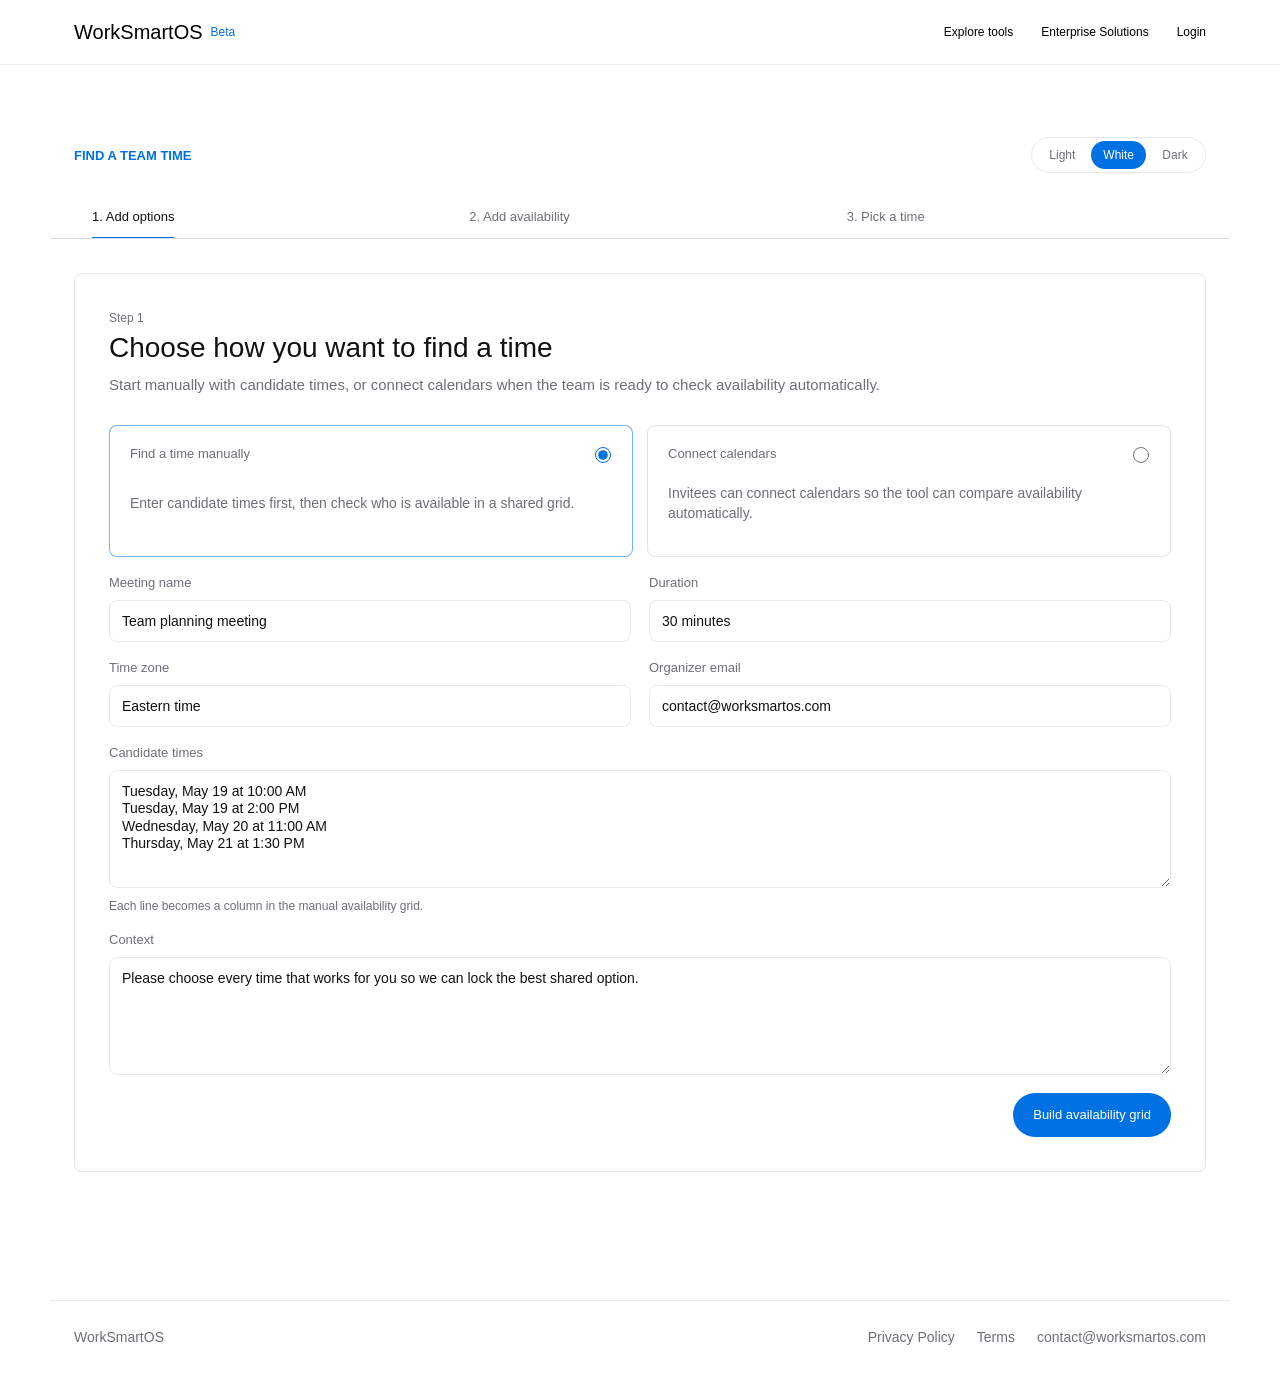
<file: team-availability-tool.html>
<!doctype html>
<html lang="en">
  <head>
    <meta charset="utf-8" />
    <meta name="viewport" content="width=device-width, initial-scale=1" />
    <meta
      name="description"
      content="Find the strongest shared meeting time across a team by comparing candidate times and participant availability."
    />
    <title>Find a Team Time | WorkSmartOS</title>
    <link rel="stylesheet" href="styles.css" />
  </head>
  <body data-studio-theme="white">
    <header class="site-header">
      <nav class="nav-shell" aria-label="Primary navigation">
        <a class="brand" href="index.html" aria-label="WorkSmartOS home">
          <span>WorkSmartOS</span>
          <span class="brand-beta">Beta</span>
        </a>
        <button class="nav-toggle" type="button" aria-label="Open navigation" aria-expanded="false">
          <span></span>
          <span></span>
        </button>
        <div class="nav-links" data-nav>
          <a href="index.html#tools">Explore tools</a>
          <a href="index.html#enterprise">Enterprise Solutions</a>
          <a href="email-studio.html">Login</a>
        </div>
      </nav>
    </header>

    <main class="studio-page availability-page">
      <section class="studio-hero compact">
        <p class="eyebrow">Find a Team Time</p>
        <div class="studio-theme-control" role="group" aria-label="Studio theme">
          <button type="button" data-studio-theme="light">Light</button>
          <button class="is-active" type="button" data-studio-theme="white">White</button>
          <button type="button" data-studio-theme="dark">Dark</button>
        </div>
      </section>

      <nav class="studio-steps" aria-label="Find a Team Time steps">
        <button class="is-active" type="button" data-availability-step-button="0"><span>1. Add options</span></button>
        <button type="button" data-availability-step-button="1"><span>2. Add availability</span></button>
        <button type="button" data-availability-step-button="2"><span>3. Pick a time</span></button>
      </nav>

      <section class="availability-shell" aria-label="Team availability tool">
        <section class="availability-step studio-panel is-active" data-availability-step="0">
          <div class="availability-intro">
            <div class="studio-panel-heading">
              <span>Step 1</span>
              <h2>Choose how you want to find a time</h2>
              <p>Start manually with candidate times, or connect calendars when the team is ready to check availability automatically.</p>
            </div>
          </div>

          <form class="availability-card" data-availability-details>
            <div class="availability-methods availability-full" aria-label="Availability method">
              <label class="availability-method-card is-active">
                <input type="radio" name="availability_method" value="manual" checked data-availability-method />
                <span>Find a time manually</span>
                <p>Enter candidate times first, then check who is available in a shared grid.</p>
              </label>
              <label class="availability-method-card">
                <input type="radio" name="availability_method" value="calendar" data-availability-method />
                <span>Connect calendars</span>
                <p>Invitees can connect calendars so the tool can compare availability automatically.</p>
              </label>
            </div>

            <div class="availability-calendar-panel availability-full is-hidden" data-calendar-panel>
              <div>
                <strong>Connect calendars</strong>
                <p>Use this path when guests are comfortable connecting their calendars. The tool can support Google Calendar, Outlook, and Microsoft 365 once calendar authorization is connected.</p>
              </div>
              <div class="availability-provider-actions" aria-label="Calendar providers">
                <button class="button secondary" type="button" data-calendar-provider="Google Calendar">Google Calendar</button>
                <button class="button secondary" type="button" data-calendar-provider="Outlook">Outlook</button>
                <button class="button secondary" type="button" data-calendar-provider="Microsoft 365">Microsoft 365</button>
              </div>
              <p class="availability-calendar-status" data-calendar-status aria-live="polite">Calendar connection is ready for a future integration. For now, use the manual path below to compare team availability.</p>
            </div>

            <label>
              <span>Meeting name</span>
              <input name="meeting_name" value="Team planning meeting" />
            </label>
            <label>
              <span>Duration</span>
              <input name="duration" value="30 minutes" />
            </label>
            <label>
              <span>Time zone</span>
              <input name="timezone" value="Eastern time" />
            </label>
            <label>
              <span>Organizer email</span>
              <input name="organizer_email" type="email" value="contact@worksmartos.com" />
            </label>
            <label class="availability-full">
              <span>Candidate times</span>
              <textarea name="candidate_times">Tuesday, May 19 at 10:00 AM
Tuesday, May 19 at 2:00 PM
Wednesday, May 20 at 11:00 AM
Thursday, May 21 at 1:30 PM</textarea>
              <small data-candidate-help>Each line becomes a column in the manual availability grid.</small>
            </label>
            <label class="availability-full">
              <span>Context</span>
              <textarea name="context">Please choose every time that works for you so we can lock the best shared option.</textarea>
            </label>
            <div class="studio-actions compact">
              <span class="availability-status" data-availability-status aria-live="polite"></span>
              <button class="button primary" type="button" data-build-availability-grid>Build availability grid</button>
            </div>
          </form>
        </section>

        <section class="availability-step studio-panel" data-availability-step="1">
          <div class="studio-panel-heading">
            <span>Step 2</span>
            <h2>Add each team member's availability</h2>
            <p>Check every time that works for each person. The tool will rank the strongest shared options.</p>
          </div>

          <div class="availability-table-wrap">
            <table class="availability-table">
              <thead data-availability-head></thead>
              <tbody data-availability-body></tbody>
            </table>
          </div>

          <div class="availability-row-tools">
            <button class="add-placeholder" type="button" data-add-availability-row><span>+</span>Add</button>
            <input class="add-row-count" type="number" min="1" max="20" step="1" inputmode="numeric" aria-label="Number of team members to add" data-add-availability-count />
            <span>rows</span>
          </div>

          <div class="availability-actions">
            <button class="button secondary" type="button" data-availability-back>Back</button>
            <button class="button primary" type="button" data-find-team-time>Find available time</button>
          </div>
        </section>

        <section class="availability-step studio-panel" data-availability-step="2">
          <div class="studio-output-heading">
            <div>
              <span>Step 3</span>
              <h2>Pick the best shared time</h2>
              <p class="studio-output-note">Times are ranked by how many team members are available.</p>
            </div>
            <button class="button secondary" type="button" data-availability-edit>Edit availability</button>
          </div>

          <div class="availability-results" data-availability-results></div>

          <div class="availability-message-panel">
            <label>
              <span>Suggested message</span>
              <textarea readonly data-availability-message></textarea>
            </label>
            <button class="button secondary" type="button" data-copy-availability-message>Copy message</button>
          </div>
        </section>
      </section>
    </main>

    <footer class="site-footer">
      <span>WorkSmartOS</span>
      <div class="footer-links">
        <a href="privacy.html">Privacy Policy</a>
        <a href="terms.html">Terms</a>
        <a href="mailto:contact@worksmartos.com">contact@worksmartos.com</a>
      </div>
    </footer>

    <script src="script.js"></script>
    <script src="team-availability-tool.js"></script>
  </body>
</html>
</file>
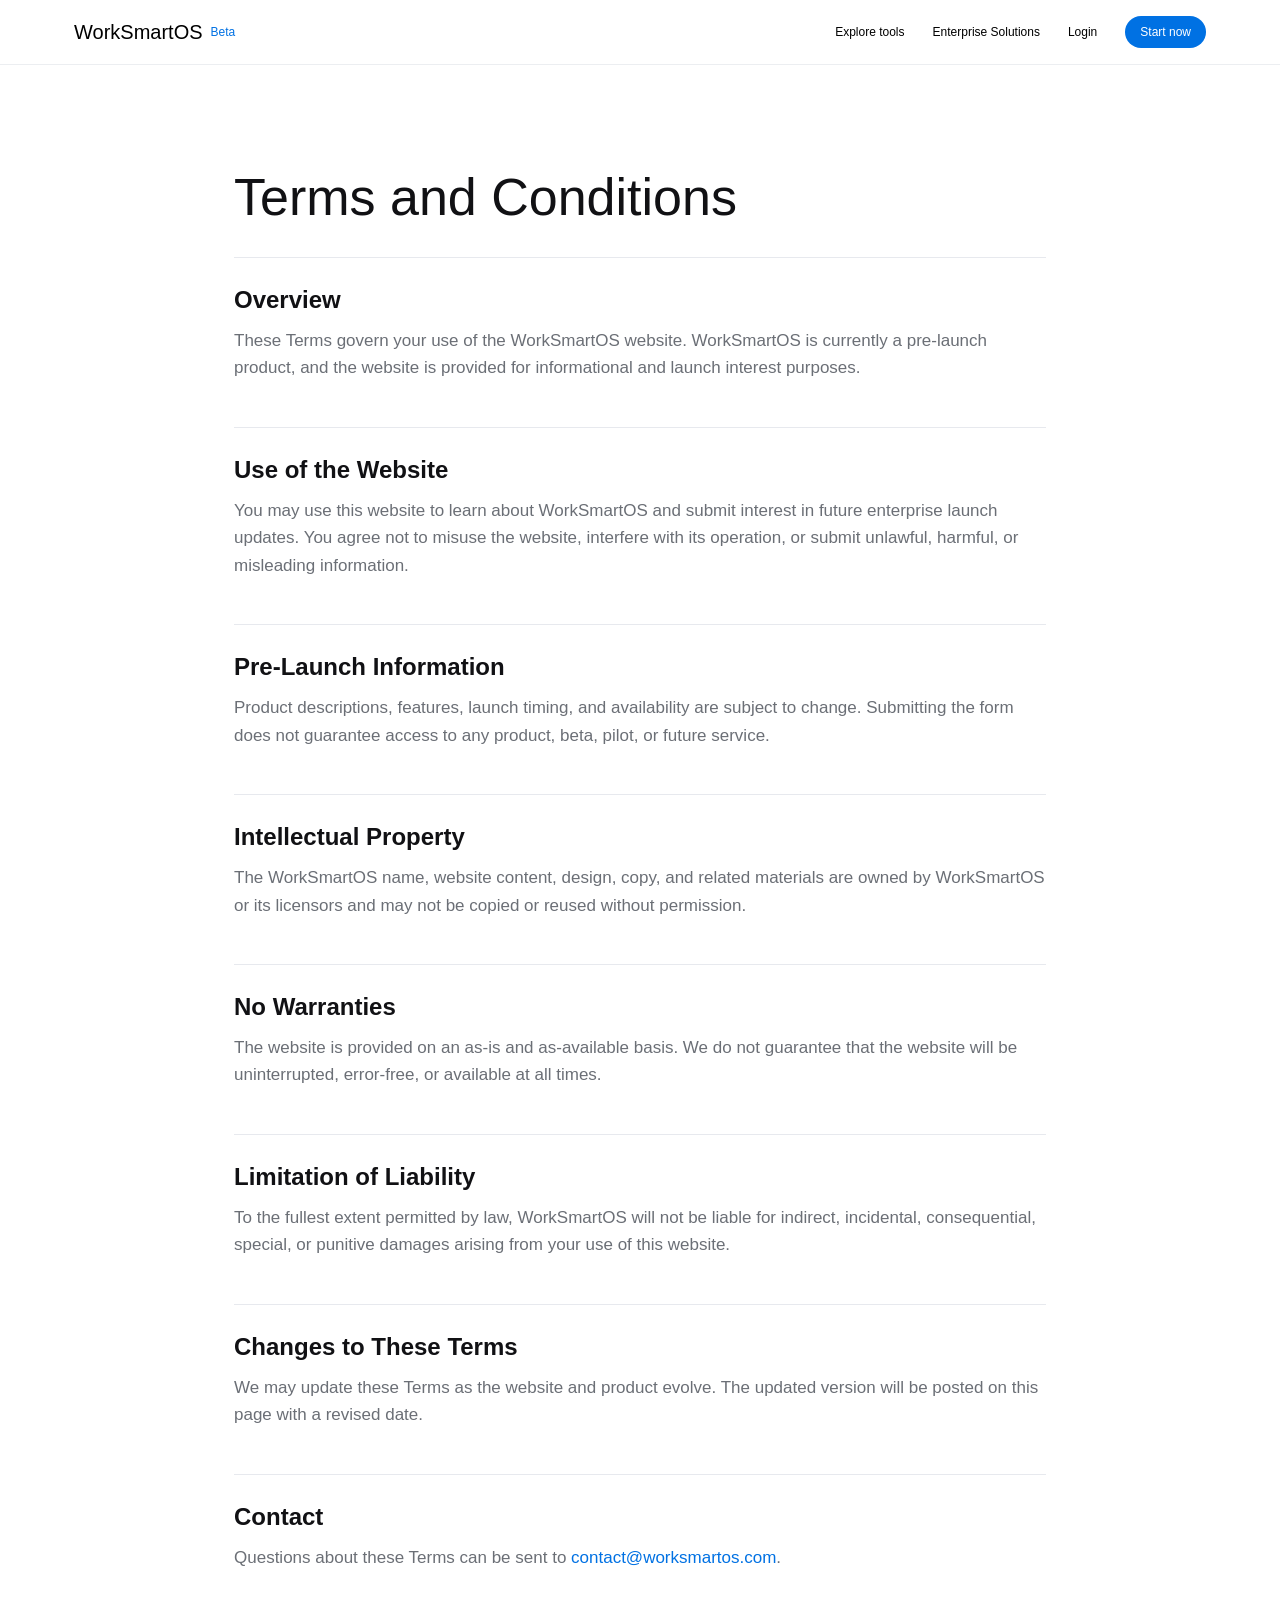
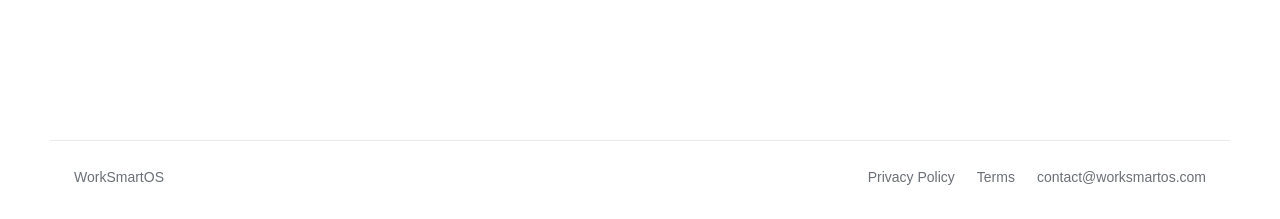
<file: terms.html>
<!doctype html>
<html lang="en">
  <head>
    <meta charset="utf-8" />
    <meta name="viewport" content="width=device-width, initial-scale=1" />
    <title>Terms | WorkSmartOS</title>
    <link rel="stylesheet" href="styles.css" />
  </head>
  <body>
    <header class="site-header">
      <nav class="nav-shell" aria-label="Primary navigation">
        <a class="brand" href="index.html" aria-label="WorkSmartOS home">
          <span>WorkSmartOS</span>
          <span class="brand-beta">Beta</span>
        </a>
        <div class="nav-links">
          <a href="index.html#tools">Explore tools</a>
          <a href="index.html#enterprise">Enterprise Solutions</a>
          <a href="email-studio.html">Login</a>
          <a class="nav-cta" href="index.html#launch">Start now</a>
        </div>
      </nav>
    </header>

    <main class="legal-page">
      <h1>Terms and Conditions</h1>
      <section>
        <h2>Overview</h2>
        <p>These Terms govern your use of the WorkSmartOS website. WorkSmartOS is currently a pre-launch product, and the website is provided for informational and launch interest purposes.</p>
      </section>

      <section>
        <h2>Use of the Website</h2>
        <p>You may use this website to learn about WorkSmartOS and submit interest in future enterprise launch updates. You agree not to misuse the website, interfere with its operation, or submit unlawful, harmful, or misleading information.</p>
      </section>

      <section>
        <h2>Pre-Launch Information</h2>
        <p>Product descriptions, features, launch timing, and availability are subject to change. Submitting the form does not guarantee access to any product, beta, pilot, or future service.</p>
      </section>

      <section>
        <h2>Intellectual Property</h2>
        <p>The WorkSmartOS name, website content, design, copy, and related materials are owned by WorkSmartOS or its licensors and may not be copied or reused without permission.</p>
      </section>

      <section>
        <h2>No Warranties</h2>
        <p>The website is provided on an as-is and as-available basis. We do not guarantee that the website will be uninterrupted, error-free, or available at all times.</p>
      </section>

      <section>
        <h2>Limitation of Liability</h2>
        <p>To the fullest extent permitted by law, WorkSmartOS will not be liable for indirect, incidental, consequential, special, or punitive damages arising from your use of this website.</p>
      </section>

      <section>
        <h2>Changes to These Terms</h2>
        <p>We may update these Terms as the website and product evolve. The updated version will be posted on this page with a revised date.</p>
      </section>

      <section>
        <h2>Contact</h2>
        <p>Questions about these Terms can be sent to <a href="mailto:contact@worksmartos.com">contact@worksmartos.com</a>.</p>
      </section>
    </main>

    <footer class="site-footer">
      <span>WorkSmartOS</span>
      <div class="footer-links">
        <a href="privacy.html">Privacy Policy</a>
        <a href="terms.html">Terms</a>
        <a href="mailto:contact@worksmartos.com">contact@worksmartos.com</a>
      </div>
    </footer>
  </body>
</html>
</file>
<file: styles.css>
:root {
  --ink: #111114;
  --muted: #6b6f76;
  --line: #e7e9ee;
  --accent: #0071e3;
  --accent-dark: #005bb8;
  --green: #1e9f64;
  --shadow: 0 24px 70px rgba(20, 24, 31, 0.12);
}

* {
  box-sizing: border-box;
}

.visually-hidden {
  position: absolute;
  width: 1px;
  height: 1px;
  padding: 0;
  margin: -1px;
  overflow: hidden;
  clip: rect(0 0 0 0);
  white-space: nowrap;
  border: 0;
}

html {
  scroll-behavior: smooth;
}

body {
  margin: 0;
  color: var(--ink);
  background: #ffffff;
  font-family: -apple-system, BlinkMacSystemFont, "SF Pro Display", "SF Pro Text",
    "Helvetica Neue", Arial, sans-serif;
  letter-spacing: 0;
}

button,
.button {
  font-family: -apple-system, BlinkMacSystemFont, "SF Pro Display", "SF Pro Text",
    "Helvetica Neue", Arial, sans-serif;
  font-size: 13px;
}

a {
  color: inherit;
  text-decoration: none;
}

.site-header {
  position: sticky;
  top: 0;
  z-index: 20;
  border-bottom: 1px solid rgba(231, 233, 238, 0.78);
  background: rgba(255, 255, 255, 0.82);
  backdrop-filter: blur(22px);
}

.nav-shell {
  display: flex;
  align-items: center;
  justify-content: space-between;
  max-width: 1180px;
  height: 64px;
  margin: 0 auto;
  padding: 0 24px;
}

.brand,
.nav-links,
.hero-actions,
.site-footer {
  display: flex;
  align-items: center;
}

.brand {
  gap: 8px;
  color: #000000;
  font-size: 20px;
  font-weight: 500;
}

.brand-beta {
  color: var(--accent);
  font-size: 12px;
  font-weight: 500;
}

.nav-links {
  gap: 28px;
  color: #000000;
  font-size: 12px;
  font-weight: 400;
}

.nav-links a:not(.nav-cta),
.auth-nav-link {
  position: relative;
}

.nav-links a:not(.nav-cta)::after,
.auth-nav-link::after {
  position: absolute;
  right: 0;
  bottom: -24px;
  left: 0;
  height: 1px;
  background: currentColor;
  content: "";
  opacity: 0;
}

.nav-links a:not(.nav-cta):hover,
.nav-links a:not(.nav-cta):focus-visible,
.nav-links a:not(.nav-cta).is-active,
.nav-links a:not(.nav-cta)[aria-current="page"],
.nav-links a:not(.nav-cta)[aria-current="true"],
.auth-nav-link:hover,
.auth-nav-link:focus-visible,
.auth-nav-link.is-active,
.auth-nav-link[aria-current="page"],
.auth-nav-link[aria-current="true"] {
  color: var(--ink);
}

.nav-links a:not(.nav-cta):hover::after,
.nav-links a:not(.nav-cta):focus-visible::after,
.nav-links a:not(.nav-cta).is-active::after,
.nav-links a:not(.nav-cta)[aria-current="page"]::after,
.nav-links a:not(.nav-cta)[aria-current="true"]::after,
.auth-nav-link:hover::after,
.auth-nav-link:focus-visible::after,
.auth-nav-link.is-active::after,
.auth-nav-link[aria-current="page"]::after,
.auth-nav-link[aria-current="true"]::after {
  opacity: 1;
}

.nav-cta {
  padding: 9px 15px;
  border-radius: 999px;
  color: #ffffff;
  background: var(--accent);
  transition: transform 180ms ease, background 180ms ease, border-color 180ms ease;
}

.nav-links .nav-cta:hover {
  color: #ffffff;
  background: var(--accent-dark);
  transform: none;
}

.nav-toggle {
  display: none;
  width: 38px;
  height: 38px;
  border: 0;
  background: transparent;
}

.nav-toggle span {
  display: block;
  width: 18px;
  height: 2px;
  margin: 5px auto;
  border-radius: 2px;
  background: var(--ink);
}

.hero {
  position: relative;
  display: grid;
  grid-template-columns: 1fr;
  gap: 0;
  align-items: center;
  max-width: none;
  min-height: calc(100vh - 64px);
  margin: 0 auto;
  padding: 76px max(24px, calc((100vw - 1180px) / 2 + 24px)) 96px;
  overflow: hidden;
  background: #ffffff;
}

.hero::before {
  position: absolute;
  inset: 0;
  z-index: 0;
  background: url("hero-background.jpg") center right / cover no-repeat;
  content: "";
  transform: scaleX(-1);
}

.hero::after {
  position: absolute;
  inset: 0;
  z-index: 0;
  background: linear-gradient(
    90deg,
    rgba(255, 255, 255, 0.98) 0%,
    rgba(255, 255, 255, 0.92) 46%,
    rgba(255, 255, 255, 0.58) 100%
  );
  content: "";
}

.hero-copy {
  position: relative;
  z-index: 1;
}

.eyebrow {
  margin: 0 0 14px;
  color: var(--accent);
  font-size: 13px;
  font-weight: 800;
  letter-spacing: 0;
  text-transform: uppercase;
}

.hero .eyebrow {
  color: #0071e3;
  font-size: 12px;
  font-weight: 500;
}

.security-section .eyebrow,
.split-section .eyebrow,
.pricing-section .eyebrow {
  color: #0071e3;
  font-size: 12px;
  font-weight: 500;
}

h1,
h2,
h3,
p {
  margin-top: 0;
}

h1 {
  max-width: 640px;
  margin-bottom: 24px;
  font-size: 52px;
  line-height: 1.08;
  font-weight: 500;
}

.hero h1 {
  font-size: 52px;
}

.hero-text {
  max-width: 560px;
  margin-bottom: 32px;
  color: #5f6670;
  font-size: 20px;
  line-height: 1.52;
}

.hero-actions {
  gap: 12px;
  flex-wrap: wrap;
}

.button {
  display: inline-flex;
  border: 0;
  align-items: center;
  justify-content: center;
  min-height: 44px;
  padding: 0 20px;
  border-radius: 999px;
  font-weight: 500;
  transition: transform 180ms ease, background 180ms ease, border-color 180ms ease;
}

.button:hover {
  transform: none;
}

.button.primary {
  color: white;
  background: var(--accent);
}

.button.primary:hover {
  background: var(--accent-dark);
}

.button.secondary {
  border: 1px solid var(--line);
  color: var(--ink);
  background: white;
}

.button.secondary:hover {
  border-color: var(--ink);
  color: #ffffff;
  background: var(--ink);
}

.button.full {
  width: 100%;
}

.product-stage {
  position: relative;
  min-width: 0;
}

.app-window {
  position: relative;
  overflow: hidden;
  border: 1px solid rgba(217, 221, 229, 0.88);
  border-radius: 18px;
  background: rgba(255, 255, 255, 0.78);
  box-shadow: var(--shadow);
  backdrop-filter: blur(26px);
}

.window-bar {
  display: flex;
  gap: 8px;
  align-items: center;
  height: 44px;
  padding: 0 18px;
  border-bottom: 1px solid var(--line);
}

.window-bar span {
  width: 11px;
  height: 11px;
  border-radius: 50%;
  background: #d9dde5;
}

.window-bar span:first-child {
  background: #ff6159;
}

.window-bar span:nth-child(2) {
  background: #ffbd2f;
}

.window-bar span:nth-child(3) {
  background: #28c840;
}

.app-grid {
  display: grid;
  grid-template-columns: 112px minmax(0, 1fr);
  min-height: 520px;
}

.sidebar-preview {
  padding: 22px 18px;
  border-right: 1px solid var(--line);
  background: #f3f4f7;
}

.mini-logo,
.sidebar-preview span {
  display: block;
  border-radius: 999px;
  background: #d9dde5;
}

.mini-logo {
  width: 34px;
  height: 34px;
  margin-bottom: 34px;
  border-radius: 9px;
  background: var(--ink);
}

.sidebar-preview span {
  height: 10px;
  margin-bottom: 18px;
}

.sidebar-preview .active-line {
  background: var(--accent);
}

.dashboard-preview {
  padding: 30px;
}

.dashboard-top,
.metric-row,
.flow-card,
.pricing-section {
  display: flex;
}

.dashboard-top {
  align-items: flex-start;
  justify-content: space-between;
  gap: 20px;
  margin-bottom: 24px;
}

.dashboard-top p,
.metric-row span,
.flow-card p,
.workflow-list span,
.price-card span {
  margin: 0;
  color: var(--muted);
  font-size: 12px;
  font-weight: 500;
}

.dashboard-top h2 {
  margin: 5px 0 0;
  font-size: 26px;
  line-height: 1.1;
}

.status-pill {
  padding: 7px 12px;
  border-radius: 999px;
  color: var(--green);
  background: rgba(30, 159, 100, 0.11);
  font-size: 12px;
  font-weight: 800;
}

.metric-row {
  gap: 14px;
  margin-bottom: 18px;
}

.metric-row article {
  flex: 1;
  padding: 18px;
  border: 1px solid #e3e5ea;
  border-radius: 8px;
  background: white;
}

.metric-row strong {
  display: block;
  margin-top: 10px;
  font-size: 30px;
}

.flow-card {
  align-items: center;
  gap: 14px;
  margin-bottom: 12px;
  padding: 18px;
  border: 1px solid #e3e5ea;
  border-radius: 8px;
  background: white;
}

.flow-card.is-bright {
  border-color: rgba(22, 119, 255, 0.2);
  background: #f4f8ff;
}

.flow-card strong {
  display: block;
  margin-bottom: 5px;
}

.flow-dot {
  width: 12px;
  height: 12px;
  border-radius: 50%;
  background: var(--green);
  box-shadow: 0 0 0 6px rgba(30, 159, 100, 0.12);
}

.flow-dot.blue {
  background: var(--accent);
  box-shadow: 0 0 0 6px rgba(22, 119, 255, 0.12);
}

.timeline {
  margin-top: 20px;
  padding: 20px;
  border-radius: 8px;
  background: #f3f4f7;
}

.timeline span {
  display: block;
  width: var(--width);
  height: 11px;
  margin: 13px 0;
  border-radius: 999px;
  background: linear-gradient(90deg, #15171d, #9aa1ad);
}

.logo-strip {
  display: flex;
  justify-content: center;
  gap: 42px;
  flex-wrap: wrap;
  max-width: 1180px;
  margin: 0 auto;
  padding: 24px 24px 82px;
  color: #89909b;
  font-size: 13px;
  font-weight: 800;
  text-transform: uppercase;
}

.section,
.split-section,
.pricing-section,
.site-footer {
  max-width: 1180px;
  margin: 0 auto;
  padding-right: 24px;
  padding-left: 24px;
}

.section {
  max-width: none;
  padding-top: 124px;
  padding-bottom: 124px;
  background: #FAFAFA;
}

.section-heading,
.feature-grid {
  max-width: 1180px;
  margin-right: auto;
  margin-left: auto;
}

.section-heading {
  max-width: 760px;
  margin-bottom: 38px;
}

.section h2,
.split-section h2,
.pricing-copy h2 {
  margin-bottom: 18px;
  font-size: clamp(38px, 5vw, 64px);
  line-height: 1.03;
}

.section-heading h2 {
  font-size: 42px;
  line-height: 1.08;
  font-weight: 500;
  text-align: center;
}

.feature-grid {
  display: grid;
  grid-template-columns: repeat(3, minmax(0, 1fr));
  gap: 22px;
  margin-top: 56px;
  margin-bottom: 56px;
}

.feature-card,
.price-card {
  border: 1px solid #e3e5ea;
  border-radius: 8px;
  background: white;
}

.feature-card {
  display: flex;
  flex-direction: column;
  align-items: flex-start;
  min-height: 390px;
  padding: 54px 32px;
}

.feature-icon {
  display: inline-flex;
  align-items: center;
  justify-content: center;
  width: 22px;
  height: 22px;
  margin-bottom: 58px;
  border-radius: 50%;
  color: white;
  background: var(--ink);
  font-size: 9px;
  font-weight: 800;
}

.feature-card h3 {
  margin-bottom: 12px;
  min-height: 34px;
  font-size: 22px;
  font-weight: 500;
}

.feature-card p {
  min-height: 132px;
}

.feature-card p,
.split-section p,
.pricing-copy p,
.price-card p {
  color: var(--muted);
  font-size: 16px;
  line-height: 1.62;
}

.feature-link {
  display: inline-block;
  color: var(--accent);
  font-size: 15px;
  font-weight: 400;
}

.feature-links {
  display: grid;
  align-content: start;
  justify-items: start;
  gap: 10px;
  min-height: 48px;
  margin-top: 22px;
}

.feature-link:hover {
  color: var(--accent-dark);
}

.split-section {
  display: grid;
  grid-template-columns: minmax(0, 0.92fr) minmax(360px, 0.72fr);
  gap: 64px;
  align-items: center;
  padding-top: 136px;
  padding-bottom: 136px;
  border-top: 1px solid var(--line);
}

.security-section {
  display: grid;
  grid-template-columns: minmax(0, 0.86fr) minmax(360px, 0.74fr);
  gap: 82px;
  align-items: center;
  max-width: 1180px;
  margin: 0 auto;
  padding: 136px 24px;
  border-top: 1px solid var(--line);
  color: var(--ink);
  background: #ffffff;
}

.security-copy {
  max-width: 680px;
}

.security-copy h2 {
  margin-bottom: 18px;
  font-size: 42px;
  line-height: 1.08;
  font-weight: 500;
}

.split-section h2,
.pricing-copy h2 {
  font-size: 42px;
  line-height: 1.08;
  font-weight: 500;
}

.security-copy p {
  color: var(--muted);
  font-size: 16px;
  line-height: 1.62;
}

.security-list {
  display: grid;
  gap: 12px;
}

.security-list article {
  padding: 22px;
  border: 1px solid #e3e5ea;
  border-radius: 8px;
  background: white;
}

.security-list span {
  margin: 0;
  color: var(--muted);
  font-size: 12px;
  font-weight: 500;
}

.security-list strong {
  display: block;
  margin-top: 9px;
  color: var(--ink);
  font-size: 20px;
  line-height: 1.28;
  font-weight: 500;
}

.workflow-list {
  display: grid;
  gap: 12px;
}

.workflow-list article {
  padding: 22px;
  border: 1px solid #e3e5ea;
  border-radius: 8px;
  background: white;
}

.workflow-list strong {
  display: block;
  margin-top: 9px;
  font-size: 20px;
  line-height: 1.28;
  font-weight: 500;
}

.pricing-section {
  align-items: stretch;
  justify-content: space-between;
  gap: 44px;
  padding-top: 136px;
  padding-bottom: 148px;
  border-top: 1px solid var(--line);
  background: #ffffff;
}

.pricing-copy {
  max-width: 650px;
}

.price-card {
  width: min(100%, 360px);
  padding: 28px;
}

.price-card strong {
  display: block;
  margin: 12px 0 16px;
  font-size: 48px;
  line-height: 1;
}

.price-card p {
  margin-bottom: 28px;
}

.signup-form {
  display: grid;
  grid-template-columns: repeat(2, minmax(0, 1fr));
  gap: 16px;
  width: min(100%, 520px);
  padding: 28px;
  border: 1px solid var(--line);
  border-radius: 8px;
  background: #ffffff;
}

.signup-form label {
  display: grid;
  gap: 8px;
}

.signup-form span {
  color: var(--muted);
  font-size: 13px;
  font-weight: 500;
}

.signup-form input,
.signup-form select,
.signup-form textarea {
  width: 100%;
  border: 1px solid var(--line);
  border-radius: 8px;
  background: #ffffff;
  box-shadow: none;
  color: var(--ink);
  font: inherit;
  font-size: 15px;
}

.signup-form input,
.signup-form select,
.signup-form textarea {
  font-weight: 400;
}

.signup-form input,
.signup-form select {
  height: 44px;
  padding: 0 12px;
}

.signup-form textarea {
  min-height: 112px;
  padding: 12px;
  resize: vertical;
}

.signup-form input:focus,
.signup-form select:focus,
.signup-form textarea:focus {
  border-color: var(--accent);
  outline: 3px solid rgba(0, 113, 227, 0.14);
}

.form-full,
.signup-form button {
  grid-column: 1 / -1;
}

.is-hidden {
  display: none;
}

.form-status {
  grid-column: 1 / -1;
  min-height: 20px;
  margin: -2px 0 0;
  color: var(--muted);
  font-size: 14px;
  line-height: 1.4;
}

.form-status.is-error {
  color: #b42318;
}

.meeting-studio-page {
  min-height: calc(100vh - 64px);
  padding: 92px max(24px, calc((100vw - 1180px) / 2 + 24px)) 112px;
  background: #fafafa;
}

.meeting-studio-hero {
  display: grid;
  gap: 18px;
  max-width: 820px;
  margin-bottom: 44px;
}

.meeting-studio-hero h1 {
  max-width: 760px;
  margin: 0;
  font-size: clamp(46px, 6vw, 76px);
  line-height: 0.98;
  font-weight: 600;
}

.meeting-studio-hero p:not(.eyebrow) {
  max-width: 680px;
  margin: 0;
  color: var(--muted);
  font-size: 19px;
  line-height: 1.5;
}

.meeting-studio-shell {
  display: grid;
  grid-template-columns: minmax(210px, 0.34fr) minmax(420px, 0.86fr) minmax(320px, 0.48fr);
  gap: 18px;
  align-items: start;
}

.meeting-mode-panel,
.meeting-builder,
.meeting-output {
  border: 1px solid #e1e4ea;
  border-radius: 8px;
  background: #ffffff;
}

.meeting-mode-panel {
  display: grid;
  gap: 8px;
  padding: 14px;
}

.meeting-mode-panel button {
  display: grid;
  grid-template-columns: 34px 1fr;
  gap: 12px;
  align-items: center;
  min-height: 54px;
  padding: 0 12px;
  border: 1px solid transparent;
  border-radius: 8px;
  color: var(--muted);
  background: transparent;
  text-align: left;
  cursor: pointer;
}

.meeting-mode-panel button span {
  color: #9a9da4;
  font-size: 12px;
}

.meeting-mode-panel button.is-active {
  border-color: #dfe2e8;
  color: var(--ink);
  background: #fafafa;
}

.meeting-builder {
  display: grid;
  gap: 24px;
  padding: 30px;
}

.meeting-panel-heading {
  display: grid;
  gap: 10px;
}

.meeting-panel-heading span {
  color: var(--accent);
  font-size: 13px;
  font-weight: 500;
}

.meeting-panel-heading h2 {
  margin: 0;
  font-size: 34px;
  line-height: 1.06;
  font-weight: 600;
}

.meeting-panel-heading p {
  margin: 0;
  color: var(--muted);
  font-size: 15px;
  line-height: 1.55;
}

.meeting-form-grid {
  display: grid;
  grid-template-columns: repeat(2, minmax(0, 1fr));
  gap: 14px;
}

.meeting-form-grid label {
  display: grid;
  gap: 8px;
}

.meeting-form-grid span {
  color: var(--muted);
  font-size: 13px;
  font-weight: 500;
}

.meeting-form-grid input,
.meeting-form-grid textarea,
.meeting-link-output,
.meeting-output textarea {
  width: 100%;
  border: 1px solid #dfe2e8;
  border-radius: 8px;
  color: var(--ink);
  background: #ffffff;
  font: inherit;
  font-size: 14px;
  font-weight: 400;
  line-height: 1.35;
}

.meeting-form-grid input {
  height: 44px;
  padding: 0 12px;
}

.meeting-link-output {
  height: 40px;
  padding: 0 10px;
  color: var(--muted);
  text-overflow: ellipsis;
}

.meeting-form-grid textarea {
  min-height: 96px;
  padding: 12px;
  resize: vertical;
}

.meeting-form-grid input:focus,
.meeting-form-grid textarea:focus {
  border-color: var(--accent);
  outline: 3px solid rgba(0, 113, 227, 0.12);
}

.meeting-form-full {
  grid-column: 1 / -1;
}

.meeting-options {
  display: grid;
  grid-template-columns: repeat(2, minmax(0, 1fr));
  gap: 10px 16px;
  color: var(--muted);
  font-size: 14px;
}

.meeting-options label {
  display: flex;
  gap: 9px;
  align-items: center;
}

.meeting-options input {
  accent-color: var(--accent);
}

.meeting-generate-button {
  justify-self: start;
}

.meeting-output {
  display: grid;
  gap: 20px;
  padding: 24px;
}

.meeting-output > div {
  display: grid;
  gap: 10px;
}

.meeting-output span {
  color: var(--muted);
  font-size: 13px;
  font-weight: 500;
}

.meeting-output ol,
.meeting-output ul {
  display: grid;
  gap: 10px;
  margin: 0;
  padding-left: 18px;
  color: var(--ink);
  font-size: 14px;
  line-height: 1.45;
}

.meeting-output textarea {
  min-height: 220px;
  padding: 12px;
  resize: vertical;
}

.booking-page {
  min-height: calc(100vh - 64px);
  padding: 92px max(24px, calc((100vw - 760px) / 2 + 24px)) 112px;
  background: #fafafa;
}

.booking-card {
  display: grid;
  gap: 22px;
  padding: 34px;
  border: 1px solid #e1e4ea;
  border-radius: 8px;
  background: #ffffff;
}

.booking-card h1 {
  margin: 0;
  font-size: clamp(38px, 5vw, 58px);
  line-height: 1;
  font-weight: 600;
}

.booking-card > p:not(.eyebrow) {
  margin: 0;
  color: var(--muted);
  font-size: 17px;
  line-height: 1.5;
}

.booking-form,
.booking-response {
  display: grid;
  gap: 16px;
}

.booking-form fieldset {
  display: grid;
  gap: 10px;
  margin: 0;
  padding: 0;
  border: 0;
}

.booking-form legend,
.booking-form span,
.booking-response span {
  margin-bottom: 2px;
  color: var(--muted);
  font-size: 13px;
  font-weight: 500;
}

.booking-time-list {
  display: grid;
  gap: 10px;
}

.booking-time-list label {
  display: flex;
  gap: 10px;
  align-items: center;
  min-height: 48px;
  padding: 0 14px;
  border: 1px solid #dfe2e8;
  border-radius: 8px;
  background: #fafafa;
}

.booking-time-list input {
  accent-color: var(--accent);
}

.booking-form label,
.booking-response {
  display: grid;
  gap: 8px;
}

.booking-form input:not([type="radio"]),
.booking-form textarea,
.booking-response textarea {
  width: 100%;
  border: 1px solid #dfe2e8;
  border-radius: 8px;
  color: var(--ink);
  background: #ffffff;
  font: inherit;
  font-size: 14px;
  font-weight: 400;
}

.booking-form input:not([type="radio"]) {
  height: 44px;
  padding: 0 12px;
}

.booking-form textarea,
.booking-response textarea {
  min-height: 104px;
  padding: 12px;
  resize: vertical;
}

.booking-response {
  padding-top: 18px;
  border-top: 1px solid #e1e4ea;
}

.availability-page {
  min-height: calc(100vh - 64px);
  padding-bottom: 96px;
}

.availability-shell {
  max-width: 1180px;
  margin: 0 auto;
  padding: 0 24px 32px;
}

.availability-step {
  display: none;
  padding: 34px;
}

.availability-step.is-active {
  display: grid;
  gap: 28px;
}

.availability-step > .studio-panel-heading {
  max-width: 760px;
}

.availability-card {
  display: grid;
  grid-template-columns: repeat(2, minmax(0, 1fr));
  gap: 18px;
}

.availability-card label,
.availability-message-panel label {
  display: grid;
  gap: 10px;
}

.availability-card label span,
.availability-message-panel label span {
  color: var(--muted);
  font-size: 13px;
  font-weight: 500;
}

.availability-card input,
.availability-card textarea,
.availability-table input,
.availability-message-panel textarea,
.availability-row-tools input {
  width: 100%;
  border: 1px solid var(--line);
  border-radius: 8px;
  background: #ffffff;
  color: var(--ink);
  font: inherit;
  font-size: 14px;
  font-weight: 400;
  line-height: 1.25;
}

.availability-card input,
.availability-table input,
.availability-row-tools input {
  height: 42px;
  padding: 0 12px;
}

.availability-card textarea {
  min-height: 118px;
  padding: 12px;
  resize: vertical;
}

.availability-card small {
  color: var(--muted);
  font-size: 12px;
  line-height: 1.35;
}

.availability-full,
.availability-card .studio-actions {
  grid-column: 1 / -1;
}

.availability-methods {
  display: grid;
  grid-template-columns: repeat(2, minmax(0, 1fr));
  gap: 14px;
}

.availability-method-card {
  position: relative;
  display: grid;
  gap: 8px;
  min-height: 132px;
  padding: 20px;
  border: 1px solid #e1e4ea;
  border-radius: 8px;
  background: #ffffff;
  cursor: pointer;
}

.availability-method-card input {
  position: absolute;
  top: 18px;
  right: 18px;
  width: 16px;
  height: 16px;
  padding: 0;
  accent-color: var(--accent);
}

.availability-method-card span {
  padding-right: 26px;
  color: var(--ink);
  font-size: 18px;
  font-weight: 500;
  line-height: 1.2;
}

.availability-method-card p,
.availability-calendar-panel p {
  margin: 0;
  color: var(--muted);
  font-size: 14px;
  line-height: 1.45;
}

.availability-method-card.is-active {
  border-color: rgba(0, 113, 227, 0.55);
  background: rgba(0, 113, 227, 0.045);
}

.availability-calendar-panel {
  display: grid;
  grid-template-columns: minmax(0, 1fr) auto;
  gap: 14px 18px;
  align-items: center;
  padding: 18px;
  border: 1px solid #e1e4ea;
  border-radius: 8px;
  background: #ffffff;
}

.availability-calendar-panel strong {
  display: block;
  margin-bottom: 5px;
  color: var(--ink);
  font-size: 15px;
  font-weight: 500;
}

.availability-provider-actions {
  display: flex;
  align-items: center;
  justify-content: flex-end;
  flex-wrap: wrap;
  gap: 10px;
}

.availability-calendar-status {
  grid-column: 1 / -1;
}

.availability-status {
  color: #e30000;
  font-size: 13px;
  line-height: 1.4;
}

.availability-table-wrap {
  overflow-x: auto;
  border: 1px solid #e1e4ea;
  border-radius: 8px;
  background: #ffffff;
}

.availability-table {
  width: 100%;
  min-width: 980px;
  border-collapse: collapse;
}

.availability-table th {
  padding: 15px 12px;
  border-bottom: 1px solid #e1e4ea;
  border-left: 1px solid #e1e4ea;
  background: #fafafa;
  color: var(--muted);
  font-size: 13px;
  font-weight: 500;
  text-align: left;
  vertical-align: top;
}

.availability-table th:first-child,
.availability-table td:first-child {
  border-left: 0;
}

.availability-table td {
  padding: 12px;
  border-top: 1px solid #e1e4ea;
  border-left: 1px solid #e1e4ea;
  vertical-align: middle;
}

.availability-table tbody tr:first-child td {
  border-top: 0;
}

.availability-check-cell {
  min-width: 150px;
}

.availability-check-cell label {
  display: flex;
  align-items: center;
  justify-content: center;
  gap: 8px;
  min-height: 42px;
  border: 1px solid #e1e4ea;
  border-radius: 8px;
  background: #ffffff;
  color: var(--muted);
  font-size: 13px;
}

.availability-check-cell input {
  width: 16px;
  height: 16px;
  padding: 0;
  accent-color: var(--accent);
}

.availability-row-tools {
  display: flex;
  align-items: center;
  justify-content: flex-end;
  gap: 9px;
  color: var(--muted);
  font-size: 13px;
}

.availability-row-tools .add-row-count {
  width: 70px;
  text-align: center;
}

.availability-actions {
  display: flex;
  align-items: center;
  justify-content: space-between;
  gap: 14px;
  padding-top: 28px;
}

.availability-results {
  display: grid;
  grid-template-columns: repeat(3, minmax(0, 1fr));
  gap: 16px;
}

.availability-result-card {
  display: grid;
  gap: 10px;
  padding: 20px;
  border: 1px solid #e1e4ea;
  border-radius: 8px;
  background: #ffffff;
}

.availability-result-card.is-best {
  border-color: rgba(0, 113, 227, 0.45);
  background: rgba(0, 113, 227, 0.045);
}

.availability-result-card span {
  color: var(--accent);
  font-size: 12px;
  font-weight: 500;
}

.availability-result-card h3 {
  margin: 0;
  font-size: 22px;
  line-height: 1.12;
  font-weight: 500;
}

.availability-result-card strong {
  color: var(--ink);
  font-size: 15px;
  font-weight: 500;
}

.availability-result-card p {
  margin: 0;
  color: var(--muted);
  font-size: 13px;
  line-height: 1.45;
}

.availability-message-panel {
  display: grid;
  gap: 14px;
  max-width: 720px;
}

.availability-message-panel textarea {
  min-height: 220px;
  padding: 12px;
  resize: vertical;
}

.quick-draft-page {
  min-height: calc(100vh - 64px);
  padding-bottom: 96px;
}

.quick-draft-shell {
  display: grid;
  gap: 28px;
  max-width: 1320px;
  margin: 0 auto;
  padding: 0 24px 32px;
}

.quick-draft-page .studio-hero {
  max-width: 1320px;
}

.ai-command-shell {
  padding-bottom: 18px;
}

.ai-command-shell {
  gap: 18px;
}

.ai-command-center {
  display: grid;
  grid-template-columns: minmax(250px, 0.8fr) minmax(360px, 1.25fr) minmax(260px, 0.75fr);
  gap: 18px;
  align-items: stretch;
  padding: 24px;
}

.ai-command-copy,
.ai-command-box,
.ai-guardrails {
  display: grid;
  align-content: start;
  gap: 12px;
}

.ai-command-copy span,
.ai-command-box label span,
.ai-guardrails span {
  color: var(--muted);
  font-size: 12px;
  font-weight: 500;
}

.ai-command-copy h1 {
  max-width: 420px;
  margin: 0;
  color: var(--ink);
  font-size: 28px;
  font-weight: 500;
  line-height: 1.1;
}

.ai-command-copy p {
  max-width: 440px;
  margin: 0;
  color: var(--muted);
  font-size: 14px;
  line-height: 1.4;
}

.ai-command-box {
  padding: 16px;
  border: 1px solid rgba(0, 113, 227, 0.24);
  border-radius: 8px;
  background: rgba(0, 113, 227, 0.045);
}

.ai-command-box label {
  display: grid;
  gap: 8px;
}

.ai-command-box textarea {
  width: 100%;
  min-height: 92px;
  padding: 12px;
  border: 1px solid var(--line);
  border-radius: 8px;
  background: #ffffff;
  color: var(--ink);
  font: inherit;
  font-size: 15px;
  line-height: 1.35;
  resize: vertical;
}

.ai-command-actions {
  display: flex;
  flex-wrap: wrap;
  gap: 8px;
}

.ai-command-actions button:not(.primary) {
  min-height: 38px;
  padding: 0 13px;
  border: 1px solid var(--line);
  border-radius: 999px;
  background: #ffffff;
  color: var(--ink);
  font: inherit;
  font-size: 13px;
  font-weight: 500;
  cursor: pointer;
}

.ai-command-actions button:not(.primary):hover {
  border-color: rgba(0, 113, 227, 0.45);
  color: var(--accent);
}

.ai-guardrails {
  grid-template-columns: 1fr;
  gap: 8px;
}

.ai-guardrails div {
  display: grid;
  gap: 5px;
  padding: 12px;
  border: 1px solid var(--line);
  border-radius: 8px;
  background: #FAFAFA;
}

.ai-guardrails strong {
  color: var(--ink);
  font-size: 14px;
  font-weight: 500;
}

.ai-situation-layer {
  display: grid;
  grid-template-columns: minmax(0, 1.35fr) repeat(2, minmax(0, 0.825fr));
  gap: 18px;
}

.ai-situation-layer button {
  display: grid;
  gap: 9px;
  min-height: 148px;
  align-content: start;
  padding: 18px;
  border: 1px solid var(--line);
  border-radius: 8px;
  background: #ffffff;
  color: var(--ink);
  font: inherit;
  text-align: left;
  cursor: pointer;
}

.ai-situation-layer button:hover {
  border-color: rgba(0, 113, 227, 0.45);
  background: rgba(0, 113, 227, 0.035);
}

.ai-situation-layer .ai-situation-primary {
  border-color: rgba(0, 113, 227, 0.28);
  background: #f7fbff;
}

.ai-situation-layer span {
  color: var(--accent);
  font-size: 12px;
  font-weight: 500;
}

.ai-situation-layer strong {
  max-width: 520px;
  color: var(--ink);
  font-size: 20px;
  font-weight: 500;
  line-height: 1.18;
}

.ai-situation-layer p {
  max-width: 560px;
  margin: 0;
  color: var(--muted);
  font-size: 13px;
  line-height: 1.4;
}

.ai-calm-summary {
  display: flex;
  align-items: center;
  justify-content: space-between;
  gap: 28px;
  padding: 26px 28px;
  border-color: rgba(0, 113, 227, 0.22);
  background:
    linear-gradient(135deg, rgba(0, 113, 227, 0.075), rgba(255, 255, 255, 0) 44%),
    #ffffff;
}

.ai-calm-summary div {
  display: grid;
  gap: 8px;
}

.ai-calm-summary span {
  color: var(--accent);
  font-size: 12px;
  font-weight: 500;
}

.ai-calm-summary h2 {
  max-width: 880px;
  margin: 0;
  color: var(--ink);
  font-size: 24px;
  font-weight: 500;
  line-height: 1.16;
}

.ai-calm-summary p {
  margin: 0;
  color: var(--muted);
  font-size: 14px;
  line-height: 1.4;
}

.ai-calm-summary button {
  flex: 0 0 auto;
  min-height: 42px;
  padding: 0 18px;
  border: 1px solid var(--accent);
  border-radius: 999px;
  background: var(--accent);
  color: #ffffff;
  font: inherit;
  font-size: 14px;
  font-weight: 500;
  cursor: pointer;
}

.ai-calm-summary button:hover {
  border-color: var(--accent-dark);
  background: var(--accent-dark);
}

.ai-ambient-layer {
  display: grid;
  grid-template-columns: minmax(260px, 0.85fr) minmax(360px, 1.1fr) minmax(260px, 0.85fr);
  gap: 22px;
  align-items: stretch;
  padding: 28px;
  border-color: rgba(0, 113, 227, 0.28);
  background:
    linear-gradient(135deg, rgba(0, 113, 227, 0.075), rgba(255, 255, 255, 0) 46%),
    #ffffff;
}

.ai-ambient-copy,
.ai-ambient-map,
.ai-recovery-mode {
  display: grid;
  align-content: center;
  gap: 12px;
}

.ai-ambient-copy span,
.ai-recovery-mode span {
  color: var(--accent);
  font-size: 12px;
  font-weight: 500;
}

.ai-ambient-copy h2 {
  max-width: 430px;
  margin: 0;
  color: var(--ink);
  font-size: 28px;
  font-weight: 500;
  line-height: 1.08;
}

.ai-ambient-copy p,
.ai-recovery-mode p {
  margin: 0;
  color: var(--muted);
  font-size: 14px;
  line-height: 1.42;
}

.ai-ambient-map {
  position: relative;
  gap: 10px;
  padding: 14px 0;
}

.ai-ambient-map::before {
  position: absolute;
  top: 50%;
  left: 18px;
  right: 18px;
  height: 1px;
  background: linear-gradient(90deg, rgba(0, 113, 227, 0), rgba(0, 113, 227, 0.55), rgba(0, 113, 227, 0));
  content: "";
}

.ai-ambient-map div {
  position: relative;
  z-index: 1;
  display: grid;
  gap: 5px;
  width: min(78%, 340px);
  padding: 12px 14px;
  border: 1px solid rgba(0, 113, 227, 0.22);
  border-radius: 8px;
  background: rgba(255, 255, 255, 0.86);
  box-shadow: 0 14px 32px rgba(20, 24, 31, 0.06);
}

.ai-ambient-map div:nth-child(2) {
  justify-self: end;
}

.ai-ambient-map span {
  color: var(--muted);
  font-size: 12px;
  font-weight: 500;
}

.ai-ambient-map strong {
  color: var(--ink);
  font-size: 14px;
  font-weight: 500;
  line-height: 1.25;
}

.ai-recovery-mode {
  padding: 18px;
  border: 1px solid rgba(0, 113, 227, 0.24);
  border-radius: 8px;
  background: rgba(0, 113, 227, 0.055);
}

.ai-recovery-mode button {
  width: fit-content;
  min-height: 38px;
  padding: 0 15px;
  border: 1px solid var(--accent);
  border-radius: 999px;
  background: var(--accent);
  color: #ffffff;
  font: inherit;
  font-size: 13px;
  font-weight: 500;
  cursor: pointer;
}

.ai-recovery-mode button:hover {
  border-color: var(--accent-dark);
  background: var(--accent-dark);
}

.quick-email-workspace {
  grid-template-columns: minmax(0, 1.78fr) minmax(300px, 0.82fr);
  align-items: start;
  gap: 18px;
}

.quick-draft-command {
  display: grid;
  grid-template-columns: minmax(0, 1fr) minmax(360px, 420px);
  gap: 24px;
  align-items: stretch;
}

.quick-draft-assistant {
  display: grid;
  align-content: start;
  gap: 16px;
  padding: 24px;
}

.quick-compose-view .quick-draft-assistant {
  padding: 0;
}

.quick-draft-assistant .studio-panel-heading h2 {
  margin: 6px 0 0;
  color: var(--ink);
  font-size: 20px;
  font-weight: 500;
  line-height: 1.15;
}

.quick-compose-view .studio-panel-heading h2 {
  margin: 6px 0 0;
  color: var(--ink);
  font-size: 20px;
  font-weight: 500;
  line-height: 1.15;
}

.quick-draft-assistant .studio-panel-heading p,
.quick-draft-review .studio-panel-heading p {
  max-width: 560px;
  margin: 14px 0 0;
  color: var(--muted);
  font-size: 15px;
  line-height: 1.25;
}

.quick-draft-prompt-card,
.quick-draft-review {
  display: grid;
  align-content: start;
  gap: 24px;
  padding: 34px;
}

.quick-draft-prompt-card {
  padding: 0;
  gap: 0;
}

.quick-draft-prompt-card,
.quick-draft-card {
  display: grid;
  gap: 16px;
}

.quick-compose-output {
  display: grid;
  gap: 16px;
}

.quick-compose-output[hidden] {
  display: none;
}

.compose-output-heading h2 {
  margin: 6px 0 0;
  color: var(--ink);
  font-size: 20px;
  font-weight: 500;
  line-height: 1.15;
}

.quick-draft-prompt-card label,
.quick-draft-card label,
.optional-recipient-field {
  display: grid;
  gap: 10px;
}

.quick-draft-prompt-card label {
  gap: 0;
}

.quick-draft-prompt-card label span,
.quick-draft-card label span {
  color: var(--muted);
  font-size: 13px;
  font-weight: 500;
}

.quick-draft-prompt-card textarea,
.quick-draft-card input,
.quick-draft-card textarea,
.quick-body-input {
  width: 100%;
  border: 1px solid var(--line);
  border-radius: 8px;
  background: #ffffff;
  color: var(--ink);
  font: inherit;
  font-size: 14px;
  font-weight: 400;
  line-height: 1.25;
}

.quick-draft-prompt-card textarea {
  min-height: 170px;
  padding: 14px;
  resize: vertical;
}

.quick-draft-card input {
  height: 42px;
  padding: 0 12px;
}

.quick-draft-card textarea {
  min-height: 360px;
  padding: 14px 14px 62px;
  resize: vertical;
}

.quick-body-input {
  min-height: 360px;
  padding: 14px 14px 62px;
  overflow: auto;
  outline: none;
  white-space: pre-wrap;
}

.quick-body-input:focus {
  border-color: var(--accent);
}

.quick-body-editor {
  position: relative;
}

.quick-body-editor textarea {
  display: block;
}

.quick-body-editor textarea {
  display: none;
}

.quick-format-toolbar {
  position: absolute;
  right: 12px;
  bottom: 12px;
  left: 12px;
  display: flex;
  align-items: center;
  gap: 4px;
  width: fit-content;
  max-width: calc(100% - 24px);
  min-height: 34px;
  padding: 4px;
  border: 1px solid var(--line);
  border-radius: 999px;
  background: #f1f4f8;
  overflow-x: auto;
}

.quick-format-toolbar button {
  display: inline-flex;
  align-items: center;
  justify-content: center;
  min-width: 28px;
  height: 26px;
  padding: 0 7px;
  border: 0;
  border-radius: 999px;
  background: transparent;
  color: var(--muted);
  font: inherit;
  font-size: 12px;
  font-weight: 600;
  cursor: pointer;
  white-space: nowrap;
}

.quick-format-toolbar button:hover {
  background: #ffffff;
  color: var(--ink);
}

.quick-format-toolbar svg {
  width: 16px;
  height: 16px;
  fill: none;
  stroke: currentColor;
  stroke-linecap: round;
  stroke-linejoin: round;
  stroke-width: 1.8;
}

.quick-format-toolbar span {
  width: 1px;
  height: 18px;
  background: var(--line);
}

.quick-format-toolbar .toolbar-arrow {
  width: auto;
  height: auto;
  background: transparent;
  font-size: 14px;
  font-weight: 400;
  line-height: 1;
}

.quick-attachment-list {
  display: flex;
  flex-wrap: wrap;
  gap: 8px;
}

.quick-attachment-list span {
  display: inline-flex;
  align-items: center;
  min-height: 28px;
  padding: 0 10px;
  border: 1px solid var(--line);
  border-radius: 999px;
  background: #FAFAFA;
  color: var(--muted);
  font-size: 12px;
  font-weight: 500;
}

.quick-drive-picker {
  display: grid;
  gap: 6px;
  max-width: 280px;
  margin-top: 10px;
  padding: 8px;
  border: 1px solid var(--line);
  border-radius: 8px;
  background: #ffffff;
  box-shadow: 0 12px 28px rgba(20, 24, 31, 0.08);
}

.quick-drive-picker[hidden] {
  display: none;
}

.quick-drive-picker button {
  min-height: 34px;
  padding: 0 10px;
  border: 0;
  border-radius: 6px;
  background: transparent;
  color: var(--ink);
  font: inherit;
  font-size: 13px;
  text-align: left;
  cursor: pointer;
}

.quick-drive-picker button:hover {
  background: rgba(0, 113, 227, 0.08);
  color: var(--accent);
}

.studio-prompt-modal {
  position: fixed;
  inset: 0;
  z-index: 100;
  display: grid;
  place-items: center;
  padding: 24px;
}

.studio-prompt-modal[hidden] {
  display: none;
}

.studio-prompt-backdrop {
  position: absolute;
  inset: 0;
  background: rgba(17, 17, 20, 0.42);
}

.studio-prompt-dialog {
  position: relative;
  z-index: 1;
  display: grid;
  gap: 18px;
  width: min(460px, 100%);
  padding: 24px;
  border: 1px solid var(--line);
  border-radius: 12px;
  background: #ffffff;
  box-shadow: 0 24px 70px rgba(20, 24, 31, 0.22);
}

.studio-prompt-dialog h2 {
  margin: 0;
  color: var(--ink);
  font-size: 20px;
  font-weight: 500;
  line-height: 1.15;
}

.studio-prompt-dialog h2:empty {
  display: none;
}

.studio-prompt-dialog label {
  display: grid;
  gap: 8px;
}

.studio-prompt-dialog label span {
  color: var(--muted);
  font-size: 13px;
  font-weight: 500;
}

.studio-prompt-dialog input {
  width: 100%;
  min-height: 46px;
  padding: 0 14px;
  border: 1px solid var(--line);
  border-radius: 8px;
  background: #ffffff;
  color: var(--ink);
  font: inherit;
  font-size: 15px;
}

.studio-prompt-dialog input:focus {
  border-color: var(--accent);
  outline: none;
  box-shadow: 0 0 0 3px rgba(0, 113, 227, 0.14);
}

.studio-prompt-actions {
  display: flex;
  justify-content: flex-end;
  gap: 10px;
}

.quick-chat-thread {
  display: grid;
  gap: 10px;
}

.quick-chat-message {
  display: grid;
  gap: 6px;
  padding: 12px 14px;
  border: 1px solid var(--line);
  border-radius: 8px;
  background: #FAFAFA;
}

.quick-chat-message.user {
  background: rgba(0, 113, 227, 0.06);
}

.quick-chat-message span {
  color: var(--muted);
  font-size: 12px;
  font-weight: 500;
}

.quick-chat-message p {
  margin: 0;
  color: var(--ink);
  font-size: 13px;
  line-height: 1.4;
}

.quick-draft-examples {
  display: flex;
  flex-wrap: wrap;
  gap: 8px;
}

.quick-draft-examples button {
  min-height: 32px;
  padding: 0 11px;
  border: 1px solid var(--line);
  border-radius: 999px;
  background: #FAFAFA;
  color: var(--muted);
  font: inherit;
  font-size: 12px;
  font-weight: 400;
  cursor: pointer;
}

.quick-draft-examples button:hover {
  border-color: rgba(0, 113, 227, 0.4);
  color: var(--accent);
}

.quick-assistant-capabilities,
.quick-assistant-summary {
  display: flex;
  flex-wrap: wrap;
  gap: 8px;
}

.quick-assistant-capabilities span {
  display: inline-flex;
  align-items: center;
  min-height: 30px;
  padding: 0 10px;
  border: 1px solid var(--line);
  border-radius: 999px;
  background: #FAFAFA;
  color: var(--muted);
  font-size: 12px;
  font-weight: 500;
}

.quick-assistant-summary {
  display: grid;
  grid-template-columns: repeat(3, minmax(0, 1fr));
  gap: 12px;
}

.quick-assistant-summary div {
  display: grid;
  gap: 6px;
  min-height: 86px;
  align-content: center;
  padding: 16px;
  border: 1px solid var(--line);
  border-radius: 8px;
  background: #ffffff;
}

.quick-assistant-summary span {
  color: var(--muted);
  font-size: 12px;
  font-weight: 500;
}

.quick-assistant-summary strong {
  color: var(--ink);
  font-size: 15px;
  font-weight: 500;
}

.quick-draft-actions,
.quick-draft-send {
  display: flex;
  align-items: center;
  flex-wrap: wrap;
  gap: 10px;
}

.quick-draft-actions {
  display: flex;
  align-content: start;
  justify-content: flex-start;
}

.icon-button {
  display: inline-flex;
  align-items: center;
  justify-content: center;
  width: 44px;
  height: 44px;
  border: 1px solid var(--line);
  border-radius: 999px;
  background: #ffffff;
  color: var(--ink);
  cursor: pointer;
}

.icon-button svg {
  width: 18px;
  height: 18px;
  fill: none;
  stroke: currentColor;
  stroke-linecap: round;
  stroke-linejoin: round;
  stroke-width: 1.8;
}

.icon-button:hover {
  border-color: var(--accent);
  color: var(--accent);
}

.quick-inbox-view {
  display: grid;
  align-content: start;
  gap: 18px;
  padding: 24px;
}

.quick-compose-view {
  order: 2;
  display: grid;
  align-content: start;
  gap: 18px;
  padding: 24px;
}

.quick-inbox-view {
  order: 1;
}

.quick-compose-heading {
  display: flex;
  align-items: start;
  justify-content: space-between;
  gap: 16px;
}

.add-recipient-fields {
  width: fit-content;
  border: 0;
  background: transparent;
  color: var(--accent);
  font: inherit;
  font-size: 14px;
  font-weight: 400;
  cursor: pointer;
}

.add-recipient-fields:hover {
  color: var(--accent-dark);
}

.recipient-field-links {
  display: flex;
  flex-wrap: wrap;
  gap: 14px;
}

.optional-recipient-field[hidden] {
  display: none;
}

.optional-recipient-heading {
  display: flex;
  align-items: center;
  justify-content: space-between;
  gap: 12px;
}

.optional-recipient-heading span {
  color: var(--muted);
  font-size: 13px;
  font-weight: 500;
}

.remove-recipient-field {
  width: fit-content;
  border: 0;
  background: transparent;
  color: var(--muted);
  font: inherit;
  font-size: 13px;
  font-weight: 500;
  cursor: pointer;
}

.remove-recipient-field:hover {
  color: var(--ink);
}

.quick-inbox-heading {
  display: flex;
  align-items: start;
  justify-content: space-between;
  gap: 16px;
}

.quick-inbox-heading span,
.quick-inbox-item span {
  color: var(--muted);
  font-size: 12px;
  font-weight: 500;
}

.quick-inbox-heading h3 {
  margin: 6px 0 0;
  color: var(--ink);
  font-size: 20px;
  font-weight: 500;
  line-height: 1.15;
}

.quick-inbox-heading strong {
  min-height: 28px;
  padding: 6px 10px;
  border: 1px solid var(--line);
  border-radius: 999px;
  color: var(--muted);
  font-size: 12px;
  font-weight: 500;
  white-space: nowrap;
}

.ai-objective-panel {
  display: flex;
  align-items: center;
  justify-content: space-between;
  gap: 18px;
  padding: 18px;
  border: 1px solid rgba(0, 113, 227, 0.28);
  border-radius: 8px;
  background: linear-gradient(180deg, rgba(0, 113, 227, 0.08), rgba(0, 113, 227, 0.035));
}

.ai-objective-panel div {
  display: grid;
  gap: 6px;
}

.ai-objective-panel span,
.ai-evidence-heading span,
.ai-operator-signals span {
  color: var(--muted);
  font-size: 12px;
  font-weight: 500;
}

.ai-objective-panel strong {
  color: var(--ink);
  font-size: 18px;
  font-weight: 500;
  line-height: 1.2;
}

.ai-objective-panel p,
.ai-evidence-heading p,
.ai-operator-signals p {
  margin: 0;
  color: var(--muted);
  font-size: 13px;
  line-height: 1.35;
}

.ai-objective-panel button {
  flex: 0 0 auto;
  min-height: 38px;
  padding: 0 16px;
  border: 1px solid var(--accent);
  border-radius: 999px;
  background: var(--accent);
  color: #ffffff;
  font: inherit;
  font-size: 13px;
  font-weight: 500;
  cursor: pointer;
}

.ai-objective-panel button:hover {
  border-color: var(--accent-dark);
  background: var(--accent-dark);
}

.ai-inbox-summary {
  display: flex;
  align-items: center;
  justify-content: space-between;
  gap: 16px;
  padding: 14px 16px;
  border: 1px solid rgba(0, 113, 227, 0.22);
  border-radius: 8px;
  background: rgba(0, 113, 227, 0.06);
}

.ai-inbox-summary div {
  display: grid;
  gap: 5px;
}

.ai-inbox-summary span,
.ai-work-metrics span {
  color: var(--muted);
  font-size: 12px;
  font-weight: 500;
}

.ai-inbox-summary strong {
  color: var(--ink);
  font-size: 15px;
  font-weight: 500;
  line-height: 1.3;
}

.ai-inbox-summary button,
.ai-action-strip button,
.quick-suggested-prompts button {
  width: fit-content;
  border: 0;
  background: transparent;
  color: var(--accent);
  font: inherit;
  font-size: 13px;
  font-weight: 400;
  cursor: pointer;
  white-space: nowrap;
}

.ai-inbox-summary button:hover,
.ai-action-strip button:hover,
.quick-suggested-prompts button:hover {
  color: var(--accent-dark);
}

.ai-work-metrics {
  display: grid;
  grid-template-columns: repeat(4, minmax(0, 1fr));
  gap: 10px;
}

.ai-work-metrics button {
  display: grid;
  gap: 6px;
  min-height: 74px;
  align-content: center;
  padding: 12px;
  border: 1px solid var(--line);
  border-radius: 8px;
  background: #ffffff;
  color: var(--ink);
  font: inherit;
  text-align: left;
  cursor: pointer;
}

.ai-work-metrics button:hover {
  border-color: rgba(0, 113, 227, 0.45);
  background: rgba(0, 113, 227, 0.045);
}

.ai-work-metrics strong {
  color: var(--ink);
  font-size: 24px;
  font-weight: 500;
  line-height: 1;
}

.ai-work-plan {
  display: grid;
  gap: 8px;
  padding: 14px;
  border: 1px solid var(--line);
  border-radius: 8px;
  background: #ffffff;
}

.ai-work-plan div {
  display: grid;
  grid-template-columns: 58px minmax(0, 1fr);
  gap: 10px;
  align-items: start;
}

.ai-work-plan span {
  display: inline-flex;
  align-items: center;
  justify-content: center;
  width: 58px;
  height: 22px;
  border-radius: 999px;
  background: rgba(0, 113, 227, 0.1);
  color: var(--accent);
  font-size: 12px;
  font-weight: 500;
}

.ai-work-plan p {
  margin: 2px 0 0;
  color: var(--muted);
  font-size: 13px;
  line-height: 1.35;
}

.ai-work-plan strong {
  color: var(--ink);
  font-weight: 500;
}

.ai-evidence-heading {
  display: grid;
  gap: 4px;
  padding-top: 4px;
}

.ai-operator-signals {
  display: grid;
  grid-template-columns: repeat(2, minmax(0, 1fr));
  gap: 10px;
}

.ai-operator-signals div {
  display: grid;
  gap: 6px;
  padding: 12px;
  border: 1px solid var(--line);
  border-radius: 8px;
  background: #FAFAFA;
}

.ai-action-strip,
.quick-suggested-prompts {
  display: flex;
  flex-wrap: wrap;
  gap: 8px 12px;
}

.ai-action-strip {
  padding-bottom: 2px;
}

.quick-suggested-prompts button {
  min-height: 30px;
  padding: 0 10px;
  border: 1px solid var(--line);
  border-radius: 999px;
  background: #FAFAFA;
  color: var(--muted);
}

.quick-suggested-prompts button:hover {
  border-color: rgba(0, 113, 227, 0.45);
  background: rgba(0, 113, 227, 0.06);
  color: var(--accent);
}

.quick-mail-tools {
  display: grid;
  gap: 10px;
  padding: 12px;
  border: 1px solid var(--line);
  border-radius: 8px;
  background: #ffffff;
}

.quick-mail-tools label {
  display: grid;
  gap: 6px;
}

.quick-mail-tools label span {
  color: var(--muted);
  font-size: 12px;
  font-weight: 500;
}

.quick-mail-tools select {
  width: 100%;
  min-height: 36px;
  padding: 0 10px;
  border: 1px solid var(--line);
  border-radius: 8px;
  background: #ffffff;
  color: var(--ink);
  font: inherit;
  font-size: 13px;
}

.quick-mail-link {
  width: fit-content;
  border: 0;
  background: transparent;
  color: var(--accent);
  font: inherit;
  font-size: 13px;
  font-weight: 400;
  cursor: pointer;
}

.quick-mail-link:hover {
  color: var(--accent-dark);
}

.quick-mail-action-row {
  display: flex;
  flex-wrap: wrap;
  gap: 6px;
}

.quick-mail-action-row button {
  position: relative;
  display: inline-flex;
  align-items: center;
  justify-content: center;
  width: 34px;
  height: 34px;
  padding: 0;
  border: 1px solid var(--line);
  border-radius: 999px;
  background: #FAFAFA;
  color: var(--muted);
  cursor: pointer;
}

.quick-mail-action-row button[data-tooltip]::after,
.quick-inbox-item-actions button[data-tooltip]::after {
  position: absolute;
  left: 50%;
  bottom: calc(100% + 8px);
  z-index: 30;
  content: attr(data-tooltip);
  width: max-content;
  max-width: 180px;
  padding: 5px 8px;
  border-radius: 6px;
  background: var(--ink);
  color: #ffffff;
  font-size: 11px;
  font-weight: 500;
  line-height: 1.2;
  opacity: 0;
  pointer-events: none;
  transform: translateX(-50%) translateY(2px);
  transition: opacity 0.08s ease, transform 0.08s ease;
}

.quick-mail-action-row button[data-tooltip]:hover::after,
.quick-inbox-item-actions button[data-tooltip]:hover::after {
  opacity: 1;
  transform: translateX(-50%) translateY(0);
}

.quick-mail-action-row button:hover {
  border-color: rgba(0, 113, 227, 0.5);
  color: var(--accent);
}

.quick-mail-action-row svg {
  width: 17px;
  height: 17px;
  fill: none;
  stroke: currentColor;
  stroke-linecap: round;
  stroke-linejoin: round;
  stroke-width: 1.8;
}

.quick-inbox-list {
  display: grid;
  gap: 10px;
}

.quick-inbox-item {
  display: grid;
  grid-template-columns: auto minmax(0, 1fr) auto;
  gap: 12px;
  align-items: start;
  padding: 14px;
  border: 1px solid var(--line);
  border-radius: 8px;
  background: #FAFAFA;
}

.quick-select-email {
  width: 18px;
  height: 18px;
  margin-top: 2px;
  padding: 0;
  border: 1px solid var(--line);
  border-radius: 4px;
  background: #ffffff;
  cursor: pointer;
}

.quick-select-email::after {
  display: block;
  color: #ffffff;
  font-size: 12px;
  line-height: 16px;
  text-align: center;
  content: "";
}

.quick-inbox-item.is-selected {
  border-color: var(--accent);
  background: rgba(0, 113, 227, 0.08);
}

.quick-inbox-item.is-selected .quick-select-email {
  border-color: var(--accent);
  background: var(--accent);
}

.quick-inbox-item.is-selected .quick-select-email::after {
  content: "✓";
}

.quick-inbox-item.is-urgent {
  border-color: var(--line);
  background: #FAFAFA;
}

.quick-inbox-item.is-active {
  border-color: var(--accent);
  background: rgba(0, 113, 227, 0.06);
  box-shadow: 0 0 0 1px rgba(0, 113, 227, 0.15);
}

.quick-inbox-item:hover {
  border-color: rgba(0, 113, 227, 0.5);
  background: rgba(0, 113, 227, 0.06);
}

.quick-inbox-list:hover .quick-inbox-item.is-active:not(:hover) {
  border-color: var(--line);
  background: #FAFAFA;
  box-shadow: none;
}

.quick-inbox-item.is-open {
  background: #ffffff;
}

.quick-inbox-item strong {
  display: block;
  margin-top: 5px;
  color: var(--ink);
  font-size: 14px;
  font-weight: 500;
}

.quick-inbox-item p {
  margin: 6px 0 0;
  color: var(--muted);
  font-size: 13px;
  line-height: 1.35;
}

.quick-inbox-item.is-read strong,
.quick-inbox-item.is-read p {
  color: var(--muted);
  font-weight: 400;
}

.quick-inbox-item-actions {
  position: relative;
  display: flex;
  align-items: center;
  gap: 6px;
}

.quick-inbox-item-actions button {
  position: relative;
  min-height: 32px;
  padding: 0 11px;
  border: 1px solid var(--line);
  border-radius: 999px;
  background: #ffffff;
  color: var(--ink);
  font: inherit;
  font-size: 12px;
  font-weight: 500;
  cursor: pointer;
}

.quick-inbox-item-actions button:hover {
  border-color: var(--accent);
  color: var(--accent);
}

.quick-inbox-detail {
  grid-column: 1 / -1;
  display: grid;
  gap: 6px;
  padding-top: 12px;
  border-top: 1px solid var(--line);
}

.quick-inbox-detail .quick-compose-output {
  margin-top: 12px;
  padding-top: 14px;
  border-top: 1px solid var(--line);
}

.quick-inbox-detail .quick-body-input {
  min-height: 240px;
}

.quick-inbox-detail[hidden] {
  display: none;
}

.quick-inbox-detail span {
  color: var(--muted);
  font-size: 12px;
  font-weight: 500;
}

.quick-inbox-detail p {
  margin: 0;
  color: var(--ink);
}

.quick-draft-review {
  border: 1px solid var(--line);
  border-radius: 8px;
  background: #FAFAFA;
}

.quick-draft-review .studio-output-heading {
  margin: 0;
}

.quick-draft-card {
  padding: 0;
  border: 1px solid var(--line);
  border-radius: 8px;
  background: transparent;
  border: 0;
}

.quick-draft-card label:not(:last-child) {
  width: 100%;
}

.quick-draft-status {
  margin: 0;
  color: var(--muted);
  font-size: 13px;
  line-height: 1.4;
}

.quick-draft-status:empty {
  display: none;
}

@media (max-width: 1100px) {
  .quick-draft-command {
    grid-template-columns: minmax(0, 1fr);
    gap: 20px;
  }

  .ai-command-center {
    grid-template-columns: 1fr;
  }

  .ai-situation-layer {
    grid-template-columns: 1fr;
  }

  .ai-calm-summary {
    align-items: flex-start;
    flex-direction: column;
  }

  .ai-ambient-layer {
    grid-template-columns: 1fr;
  }

  .quick-email-workspace {
    grid-template-columns: 1fr;
  }

  .ai-work-metrics {
    grid-template-columns: repeat(2, minmax(0, 1fr));
  }

  .quick-draft-assistant .studio-panel-heading p {
    max-width: 620px;
  }

  .quick-assistant-summary {
    grid-template-columns: 1fr;
  }

  .meeting-studio-shell {
    grid-template-columns: 1fr;
  }

  .meeting-mode-panel {
    grid-template-columns: repeat(2, minmax(0, 1fr));
  }
}

@media (max-width: 720px) {
  .meeting-studio-page {
    padding: 58px 24px 76px;
  }

  .meeting-studio-hero h1 {
    font-size: 42px;
  }

  .meeting-mode-panel,
  .meeting-form-grid,
  .meeting-options,
  .availability-methods,
  .availability-card,
  .availability-results,
  .ai-work-metrics,
  .quick-draft-shell {
    grid-template-columns: 1fr;
  }

  .availability-calendar-panel {
    grid-template-columns: 1fr;
  }

  .availability-provider-actions {
    justify-content: flex-start;
  }

  .meeting-builder,
  .meeting-output,
  .booking-card,
  .availability-step {
    padding: 22px;
  }

  .availability-actions {
    align-items: stretch;
    flex-direction: column;
  }

  .availability-actions .button {
    width: 100%;
  }

  .quick-draft-prompt-card,
  .quick-draft-review,
  .quick-draft-card {
    padding: 22px;
  }

  .quick-draft-card label:not(:last-child) {
    width: 100%;
  }
}

.site-footer {
  justify-content: space-between;
  gap: 18px;
  padding-top: 28px;
  padding-bottom: 34px;
  border-top: 1px solid var(--line);
  color: var(--muted);
  font-size: 14px;
  font-weight: 400;
}

.footer-links {
  display: flex;
  align-items: center;
  gap: 22px;
  flex-wrap: wrap;
}

.form-notice {
  grid-column: 1 / -1;
  margin: -2px 0 0;
  color: var(--muted);
  font-size: 13px;
  line-height: 1.45;
}

.form-notice a,
.legal-page a {
  color: var(--accent);
}

.legal-page {
  max-width: 860px;
  margin: 0 auto;
  padding: 104px 24px 124px;
}

.legal-page h1 {
  max-width: none;
  margin-bottom: 32px;
  font-size: 52px;
  line-height: 1.08;
  font-weight: 500;
}

.legal-updated {
  margin-bottom: 54px;
  color: var(--muted);
  font-size: 15px;
}

.legal-page section {
  padding: 28px 0;
  border-top: 1px solid var(--line);
}

.legal-page h2 {
  margin-bottom: 12px;
  font-size: 24px;
  line-height: 1.2;
  font-weight: 600;
}

.legal-page p {
  color: var(--muted);
  font-size: 17px;
  line-height: 1.62;
}

.reveal {
  opacity: 0;
  transform: translateY(34px);
  transition: opacity 700ms ease, transform 700ms cubic-bezier(0.16, 1, 0.3, 1);
  transition-delay: var(--reveal-delay, 0ms);
  will-change: opacity, transform;
}

.reveal.is-visible {
  opacity: 1;
  transform: translateY(0);
}

@media (prefers-reduced-motion: reduce) {
  html {
    scroll-behavior: auto;
  }

  .reveal {
    opacity: 1;
    transform: none;
    transition: none;
  }
}

@media (max-width: 940px) {
  .hero,
  .security-section,
  .split-section,
  .pricing-section {
    grid-template-columns: 1fr;
  }

  .hero {
    gap: 42px;
    min-height: auto;
    padding-top: 58px;
  }


  .feature-grid {
    grid-template-columns: repeat(2, minmax(0, 1fr));
  }

  .price-card,
  .signup-form {
    width: 100%;
  }
}

@media (max-width: 720px) {
  .nav-toggle {
    display: block;
  }

  .nav-links {
    position: absolute;
    top: 64px;
    right: 16px;
    left: 16px;
    display: none;
    flex-direction: column;
    align-items: stretch;
    gap: 0;
    padding: 12px;
    border: 1px solid var(--line);
    border-radius: 8px;
    background: white;
    box-shadow: var(--shadow);
  }

  .nav-links.is-open {
    display: flex;
  }

  .nav-links a {
    padding: 14px;
  }

  .nav-cta {
    text-align: center;
  }

  h1 {
    font-size: 54px;
  }

  .hero-text {
    font-size: 18px;
  }

  .app-grid {
    grid-template-columns: 1fr;
    min-height: auto;
  }

  .sidebar-preview {
    display: none;
  }

  .dashboard-preview {
    padding: 22px;
  }

  .metric-row {
    display: grid;
  }

  .feature-grid {
    grid-template-columns: 1fr;
  }

  .logo-strip {
    justify-content: flex-start;
    gap: 22px;
    padding-bottom: 52px;
  }

  .section,
  .security-section,
  .split-section,
  .pricing-section {
    padding-top: 68px;
    padding-bottom: 68px;
  }

  .section h2,
  .security-copy h2,
  .split-section h2,
  .pricing-copy h2 {
    font-size: 38px;
  }

  .site-footer {
    align-items: flex-start;
    flex-direction: column;
  }

}

@media (max-width: 480px) {
  .nav-shell,
  .hero,
  .section,
  .split-section,
  .pricing-section,
  .site-footer {
    padding-right: 18px;
    padding-left: 18px;
  }

  h1 {
    font-size: 46px;
  }

  .button {
    width: 100%;
  }

  .signup-form {
    grid-template-columns: 1fr;
    padding: 22px;
  }

  .dashboard-top {
    display: block;
  }

  .status-pill {
    display: inline-flex;
    margin-top: 14px;
  }
}


.metric-list {
  grid-template-columns: repeat(3, minmax(0, 1fr));
  gap: 14px;
}

.metric-list article {
  min-height: 190px;
  padding: 28px;
  background: #FAFAFA;
}

.metric-list strong {
  margin-top: 58px;
}

.trust-list {
  gap: 14px;
}

.trust-list article {
  position: relative;
  overflow: hidden;
  min-height: 118px;
  padding-left: 58px;
}

.trust-list article::before {
  position: absolute;
  top: 26px;
  left: 24px;
  width: 14px;
  height: 14px;
  border: 2px solid var(--accent);
  border-radius: 50%;
  content: "";
}

.suite-page {
  color: #f5f5f7;
  background: #000000;
}

.suite-page .suite-header {
  border-bottom-color: #2f3033;
  background: rgba(22, 22, 23, 0.86);
}

.suite-page .brand,
.suite-page .nav-links,
.suite-page .site-footer {
  color: #f5f5f7;
}

.suite-page .nav-toggle span {
  background: #f5f5f7;
}

.suite-hero {
  display: grid;
  grid-template-columns: minmax(0, 0.76fr) minmax(520px, 1fr);
  gap: 56px;
  align-items: center;
  min-height: calc(100vh - 64px);
  max-width: 1280px;
  margin: 0 auto;
  padding: 72px 44px 96px;
  background:
    radial-gradient(circle at 72% 20%, rgba(0, 113, 227, 0.2), transparent 34%),
    radial-gradient(circle at 50% 88%, rgba(210, 210, 215, 0.16), transparent 36%);
}

.suite-kicker {
  margin: 0 0 12px;
  color: #0071e3;
  font-size: 13px;
  font-weight: 600;
  letter-spacing: 0;
  text-transform: uppercase;
}

.suite-hero h1,
.suite-intro h2,
.suite-section-heading h2,
.suite-cta h2 {
  margin: 0;
  color: #f5f5f7;
  font-weight: 600;
  letter-spacing: 0;
}

.suite-hero h1 {
  max-width: 660px;
  font-size: clamp(54px, 7.5vw, 104px);
  line-height: 0.94;
}

.suite-hero-copy > p:not(.suite-kicker),
.suite-intro p,
.suite-section-heading,
.suite-studio-grid p,
.suite-flow-grid p {
  color: #d2d2d7;
}

.suite-hero-copy > p:not(.suite-kicker) {
  max-width: 580px;
  margin: 22px 0 0;
  font-size: 20px;
  line-height: 1.45;
}

.suite-actions {
  display: flex;
  flex-wrap: wrap;
  gap: 12px;
  margin-top: 28px;
}

.suite-button {
  display: inline-flex;
  align-items: center;
  justify-content: center;
  min-height: 42px;
  padding: 0 18px;
  border: 1px solid #34363d;
  border-radius: 999px;
  color: #f5f5f7;
  background: rgba(255, 255, 255, 0.06);
  font-size: 13px;
  font-weight: 500;
}

.suite-button.primary {
  border-color: #0071e3;
  background: #0071e3;
  color: #ffffff;
}

.suite-button:hover {
  border-color: #f5f5f7;
  background: #f5f5f7;
  color: #111114;
}

.suite-button.primary:hover {
  border-color: #005bb8;
  background: #005bb8;
  color: #ffffff;
}

.suite-hero-visual {
  min-width: 0;
}

.suite-window {
  overflow: hidden;
  border: 1px solid #3a3c43;
  border-radius: 18px;
  background: #151516;
  box-shadow: 0 42px 90px rgba(0, 0, 0, 0.56);
}

.suite-window-top {
  display: flex;
  align-items: center;
  gap: 8px;
  min-height: 44px;
  padding: 0 16px;
  border-bottom: 1px solid #2f3033;
  color: #d2d2d7;
  font-size: 12px;
}

.suite-window-top span {
  width: 10px;
  height: 10px;
  border-radius: 50%;
  background: #4d4f56;
}

.suite-window-top strong {
  margin-left: 8px;
  font-weight: 500;
}

.suite-window-body {
  display: grid;
  grid-template-columns: 130px minmax(0, 1fr) minmax(230px, 0.72fr);
  gap: 16px;
  padding: 18px;
}

.suite-window aside,
.suite-template-preview,
.suite-table-preview {
  border: 1px solid #34363d;
  border-radius: 12px;
  background: #070707;
}

.suite-window aside {
  display: grid;
  align-content: start;
  gap: 9px;
  padding: 12px;
}

.suite-pill {
  display: inline-flex;
  min-height: 30px;
  align-items: center;
  padding: 0 10px;
  border-radius: 999px;
  color: #d2d2d7;
  background: #202124;
  font-size: 12px;
}

.suite-pill.active {
  color: #ffffff;
  background: #0071e3;
}

.suite-template-preview {
  display: grid;
  gap: 12px;
  padding: 18px;
}

.suite-template-preview + .suite-template-preview {
  margin-top: 14px;
}

.suite-template-preview span,
.suite-table-preview > span {
  color: #9b9ca3;
  font-size: 12px;
  font-weight: 500;
}

.suite-template-preview strong,
.suite-template-preview p {
  margin: 0;
  color: #f5f5f7;
  font-size: 16px;
  line-height: 1.35;
  font-weight: 400;
}

.suite-template-preview b {
  display: inline-flex;
  padding: 3px 7px;
  border: 1px solid #34363d;
  border-radius: 999px;
  color: #d2d2d7;
  background: #202124;
  font-size: 0.76em;
  font-weight: 500;
}

.suite-template-preview.tall {
  min-height: 260px;
  align-content: start;
}

.suite-table-preview {
  display: grid;
  align-content: start;
  gap: 8px;
  padding: 18px;
}

.suite-table-preview div {
  display: grid;
  grid-template-columns: 1.15fr 0.85fr 1fr;
  gap: 8px;
}

.suite-table-preview b,
.suite-table-preview div span {
  min-width: 0;
  padding: 9px;
  border-radius: 8px;
  background: #151516;
  color: #d2d2d7;
  font-size: 11px;
  font-weight: 400;
  overflow: hidden;
  text-overflow: ellipsis;
  white-space: nowrap;
}

.suite-table-preview b {
  color: #f5f5f7;
  background: #202124;
  font-weight: 500;
}

.suite-intro,
.suite-studios,
.suite-flow,
.suite-cta {
  max-width: 1180px;
  margin: 0 auto;
  padding: 120px 44px;
}

.suite-intro {
  text-align: center;
}

.suite-intro h2,
.suite-section-heading h2,
.suite-cta h2 {
  font-size: clamp(44px, 6vw, 78px);
  line-height: 0.98;
}

.suite-intro p {
  max-width: 780px;
  margin: 24px auto 0;
  font-size: 22px;
  line-height: 1.44;
}

.suite-section-heading {
  display: grid;
  gap: 12px;
  max-width: 780px;
  margin-bottom: 42px;
}

.suite-studio-grid,
.suite-flow-grid {
  display: grid;
  grid-template-columns: repeat(4, minmax(0, 1fr));
  gap: 16px;
}

.suite-studio-grid {
  grid-template-columns: repeat(auto-fit, minmax(210px, 1fr));
}

.suite-studio-grid article,
.suite-flow-grid article {
  display: grid;
  align-content: start;
  min-height: 310px;
  padding: 26px;
  border: 1px solid #34363d;
  border-radius: 18px;
  background: #151516;
}

.suite-studio-grid article > span,
.suite-flow-grid article > span {
  color: #8b8d94;
  font-size: 12px;
  font-weight: 500;
}

.suite-studio-grid h3,
.suite-flow-grid h3 {
  margin: 58px 0 14px;
  color: #f5f5f7;
  font-size: 28px;
  line-height: 1.06;
  font-weight: 600;
}

.suite-studio-grid p,
.suite-flow-grid p {
  margin: 0;
  font-size: 15px;
  line-height: 1.46;
}

.suite-studio-grid a {
  align-self: end;
  margin-top: 34px;
  color: #2997ff;
  font-size: 14px;
  font-weight: 500;
}

.suite-flow {
  max-width: none;
  background: #1d1d1f;
}

.suite-flow .suite-section-heading,
.suite-flow-grid {
  max-width: 1180px;
  margin-right: auto;
  margin-left: auto;
}

.suite-flow-grid {
  grid-template-columns: repeat(3, minmax(0, 1fr));
}

.suite-cta {
  display: grid;
  justify-items: center;
  text-align: center;
}

.suite-cta h2 {
  max-width: 840px;
}

.suite-footer {
  border-top-color: #2f3033;
  color: #d2d2d7;
}

.suite-page-light {
  color: #1d1d1f;
  background: #ffffff;
}

.suite-page-light .suite-header {
  border-bottom-color: #d2d2d7;
  background: rgba(255, 255, 255, 0.86);
}

.suite-page-light .brand,
.suite-page-light .nav-links,
.suite-page-light .site-footer {
  color: #1d1d1f;
}

.suite-page-light .nav-toggle span {
  background: #1d1d1f;
}

.suite-page-light .suite-hero {
  display: grid;
  grid-template-columns: minmax(0, 1fr);
  gap: 54px;
  justify-items: center;
  min-height: auto;
  max-width: none;
  padding: 96px 44px 128px;
  background:
    linear-gradient(180deg, #f5f5f7 0%, #ffffff 58%, #f5f5f7 100%),
    radial-gradient(circle at 50% 30%, rgba(255, 255, 255, 0.86), transparent 46%);
}

.suite-page-light .suite-hero-copy {
  display: grid;
  justify-items: center;
  text-align: center;
}

.suite-page-light .suite-kicker {
  color: #0071e3;
}

.suite-page-light .suite-hero h1,
.suite-page-light .suite-intro h2,
.suite-page-light .suite-section-heading h2,
.suite-page-light .suite-cta h2,
.suite-page-light .suite-studio-grid h3,
.suite-page-light .suite-flow-grid h3 {
  color: #1d1d1f;
}

.suite-page-light .suite-hero h1 {
  max-width: 900px;
  font-size: clamp(58px, 8vw, 112px);
  line-height: 0.92;
}

.suite-page-light .suite-hero-copy > p:not(.suite-kicker),
.suite-page-light .suite-intro p,
.suite-page-light .suite-section-heading,
.suite-page-light .suite-studio-grid p,
.suite-page-light .suite-flow-grid p {
  color: #6e6e73;
}

.suite-page-light .suite-actions {
  justify-content: center;
}

.suite-page-light .suite-button {
  border-color: #d2d2d7;
  color: #1d1d1f;
  background: rgba(255, 255, 255, 0.78);
}

.suite-page-light .suite-button.primary {
  border-color: #0071e3;
  color: #ffffff;
  background: #0071e3;
}

.suite-page-light .suite-button:hover {
  border-color: #1d1d1f;
  background: #1d1d1f;
  color: #ffffff;
}

.suite-page-light .suite-button.primary:hover {
  border-color: #005bb8;
  background: #005bb8;
}

.suite-page-light .suite-hero-visual {
  width: min(1180px, 100%);
}

.suite-page-light .suite-window {
  border-color: #1d1d1f;
  border-radius: 4px;
  background: #ffffff;
  box-shadow: 0 26px 64px rgba(0, 0, 0, 0.22);
}

.suite-page-light .suite-window-top {
  border-bottom-color: #d2d2d7;
  color: #6e6e73;
  background: #fbfbfd;
}

.suite-page-light .suite-window-top span {
  background: #d2d2d7;
}

.suite-page-light .suite-window-body {
  background: #ffffff;
}

.suite-page-light .suite-window aside,
.suite-page-light .suite-template-preview,
.suite-page-light .suite-table-preview {
  border-color: #e5e5ea;
  background: #f5f5f7;
}

.suite-page-light .suite-pill {
  color: #6e6e73;
  background: #ffffff;
}

.suite-page-light .suite-pill.active {
  color: #ffffff;
  background: #0071e3;
}

.suite-page-light .suite-template-preview span,
.suite-page-light .suite-table-preview > span,
.suite-page-light .suite-studio-grid article > span,
.suite-page-light .suite-flow-grid article > span {
  color: #86868b;
}

.suite-page-light .suite-template-preview strong,
.suite-page-light .suite-template-preview p {
  color: #1d1d1f;
}

.suite-page-light .suite-template-preview b {
  border-color: #e5e5ea;
  color: #6e6e73;
  background: #ffffff;
}

.suite-page-light .suite-table-preview b,
.suite-page-light .suite-table-preview div span {
  color: #6e6e73;
  background: #ffffff;
}

.suite-page-light .suite-table-preview b {
  color: #1d1d1f;
  background: #f0f0f2;
}

.suite-page-light .suite-intro {
  max-width: none;
  background: #ffffff;
}

.suite-page-light .suite-studios,
.suite-page-light .suite-cta {
  max-width: none;
  background: #ffffff;
}

.suite-page-light .suite-section-heading,
.suite-page-light .suite-studio-grid,
.suite-page-light .suite-cta > * {
  max-width: 1180px;
}

.suite-page-light .suite-section-heading,
.suite-page-light .suite-studio-grid {
  margin-right: auto;
  margin-left: auto;
}

.suite-page-light .suite-studio-grid article,
.suite-page-light .suite-flow-grid article {
  border-color: #e5e5ea;
  background: #f5f5f7;
}

.suite-page-light .suite-studio-grid a {
  color: #0066cc;
}

.suite-page-light .suite-flow {
  background: #f5f5f7;
}

.suite-page-light .suite-flow-grid article {
  background: #ffffff;
}

.suite-page-light .suite-footer {
  border-top-color: #d2d2d7;
  color: #6e6e73;
  background: #ffffff;
}

@media (max-width: 940px) {
  .suite-hero,
  .suite-studio-grid,
  .suite-flow-grid {
    grid-template-columns: 1fr;
  }

  .suite-hero {
    min-height: auto;
  }

  .suite-window-body {
    grid-template-columns: 1fr;
  }
}

@media (max-width: 720px) {
  .suite-hero,
  .suite-intro,
  .suite-studios,
  .suite-flow,
  .suite-cta {
    padding-right: 24px;
    padding-left: 24px;
  }
}

@media (max-width: 480px) {
  .suite-actions,
  .suite-button {
    width: 100%;
  }

  .suite-hero {
    padding-top: 54px;
  }

  .suite-hero h1 {
    font-size: 46px;
  }
}

body > div[style*="position: fixed"],
iframe[style*="position: fixed"] {
  display: none !important;
}


@media (max-width: 940px) {
  .metric-list {
    grid-template-columns: 1fr;
  }
}

@media (max-width: 720px) {
  .section-heading h2,
  .security-copy h2,
  .split-section h2,
  .pricing-copy h2 {
    text-align: left;
    font-size: 36px;
  }

  .feature-card {
    min-height: auto;
    padding: 42px 28px;
  }

  .feature-card p {
    min-height: auto;
  }

  .metric-list article {
    min-height: auto;
  }
}


.studio-page {
  background: #FAFAFA;
}

.studio-hero {
  display: flex;
  align-items: center;
  justify-content: space-between;
  gap: 18px;
  max-width: 1180px;
  margin: 0 auto;
  padding: 72px 24px 34px;
}

.studio-hero.compact {
  padding-bottom: 24px;
}

.studio-hero .eyebrow {
  margin-bottom: 0;
  font-weight: 600;
}

.studio-theme-control {
  display: inline-flex;
  align-items: center;
  gap: 2px;
  padding: 3px;
  border: 1px solid var(--line);
  border-radius: 999px;
  background: #ffffff;
}

.studio-theme-control button {
  min-width: 54px;
  height: 28px;
  padding: 0 12px;
  border: 0;
  border-radius: 999px;
  background: transparent;
  color: var(--muted);
  font: inherit;
  font-size: 12px;
  font-weight: 400;
  cursor: pointer;
}

.studio-theme-control button.is-active {
  background: var(--accent);
  color: #ffffff;
}

.studio-hero h1 {
  max-width: 760px;
  margin-bottom: 22px;
  font-size: 52px;
  line-height: 1.08;
  font-weight: 500;
}

.studio-hero p:not(.eyebrow) {
  max-width: 680px;
  color: #5f6670;
  font-size: 20px;
  line-height: 1.52;
}

.studio-shell {
  display: grid;
  grid-template-columns: minmax(360px, 0.72fr) minmax(0, 1fr);
  gap: 24px;
  max-width: 1180px;
  margin: 0 auto;
  padding: 0 24px 32px;
}

.studio-panel {
  border: 1px solid #e3e5ea;
  border-radius: 8px;
  background: #ffffff;
}

.studio-controls,
.recipient-panel {
  display: grid;
  align-content: start;
  gap: 24px;
  padding: 28px;
}

.studio-panel-heading span,
.email-preview-top span,
.token-row span,
.table-button {
  color: var(--muted);
  font-size: 12px;
  font-weight: 500;
}

.studio-panel-heading h2,
.studio-output-heading h2 {
  margin: 6px 0 0;
  font-size: 28px;
  line-height: 1.12;
  font-weight: 500;
}

.studio-controls label,
.email-preview-card label,
.template-field,
.rich-field,
.email-body-field {
  display: grid;
  gap: 12px;
}

.studio-controls label span,
.email-preview-card label span,
.template-field > span,
.rich-field > span,
.email-body-field > span {
  color: var(--muted);
  font-size: 13px;
  font-weight: 500;
}

.studio-controls input,
.studio-controls textarea,
.recipient-table input,
.email-preview-card input,
.email-preview-card textarea,
.rich-editor,
.token-editor,
.email-body-preview {
  width: 100%;
  border: 1px solid var(--line);
  border-radius: 8px;
  background: #ffffff;
  color: var(--ink);
  font: inherit;
  font-size: 14px;
  font-weight: 400;
  line-height: 1.25;
}

.studio-controls input,
.recipient-table input,
.email-preview-card input {
  height: 42px;
  padding: 0 12px;
}

.studio-controls textarea,
.email-preview-card textarea {
  padding: 12px;
  resize: vertical;
}

.rich-editor,
.email-body-preview {
  min-height: 260px;
  padding: 14px;
  line-height: 1.25;
  outline: none;
}

.rich-editor *,
.email-body-preview * {
  line-height: 1.25;
}

.token-editor {
  min-height: 42px;
  padding: 10px 12px;
  line-height: 1.15;
  outline: none;
}

.rich-editor:focus,
.token-editor:focus,
.email-body-preview:focus,
.rich-editor.is-drag-over,
.token-editor.is-drag-over,
.studio-controls input.is-drag-over {
  border-color: var(--accent);
  box-shadow: 0 0 0 3px rgba(0, 113, 227, 0.14);
}

.rich-editor.is-drag-over,
.token-editor.is-drag-over,
.studio-controls input.is-drag-over {
  background: rgba(0, 113, 227, 0.04);
}

.rich-editor p,
.email-body-preview p {
  margin: 0;
}

.rich-editor br,
.email-body-preview br {
  line-height: 1.25;
}

.email-body-preview a {
  color: var(--accent);
  text-decoration: underline;
  text-underline-offset: 2px;
}

.token-row {
  display: flex;
  flex-wrap: wrap;
  gap: 8px;
}

.token-row span {
  padding: 7px 10px;
  border: 1px solid var(--line);
  border-radius: 999px;
  background: #FAFAFA;
  cursor: pointer;
  user-select: none;
}

.token-row span:active {
  cursor: pointer;
}

.token-row span:hover {
  border-color: rgba(0, 113, 227, 0.4);
  color: var(--accent);
}

.token-row span button,
.merge-token button {
  display: inline-flex;
  align-items: center;
  justify-content: center;
  width: 16px;
  height: 16px;
  margin-left: auto;
  border: 0;
  border-radius: 999px;
  background: transparent;
  color: currentColor;
  font: inherit;
  line-height: 1;
  cursor: pointer;
}

.merge-token {
  display: inline-flex;
  align-items: center;
  gap: 7px;
  max-width: 100%;
  padding: 4px 8px;
  border: 1px solid var(--line);
  border-radius: 999px;
  background: #FAFAFA;
  color: var(--muted);
  font-size: 0.72em;
  font-weight: inherit;
  font-style: inherit;
  line-height: 1.2;
  text-decoration: inherit;
  vertical-align: baseline;
  white-space: nowrap;
  word-break: keep-all;
  overflow-wrap: normal;
  cursor: default;
  user-select: none;
}

.merge-token button {
  margin-left: 2px;
}

.token-row span button {
  margin-left: auto;
}

.merge-token:hover {
  border-color: rgba(0, 113, 227, 0.4);
  color: var(--accent);
}

.add-placeholder {
  display: inline-flex;
  align-items: center;
  gap: 7px;
  width: fit-content;
  border: 0;
  background: transparent;
  color: var(--accent);
  font: inherit;
  font-size: 13px;
  font-weight: 400;
  cursor: pointer;
}

.template-guide .add-placeholder {
  max-width: 250px;
}

.add-placeholder span {
  font-size: 18px;
  line-height: 1;
}

.studio-actions,
.email-preview-actions,
.studio-output-heading {
  display: flex;
  align-items: center;
  justify-content: space-between;
  gap: 12px;
  flex-wrap: wrap;
}

.recipient-table-wrap {
  overflow-x: auto;
}

.recipient-table {
  width: 100%;
  min-width: 980px;
  border-collapse: collapse;
}

.recipient-table th {
  padding: 0 8px 9px;
  color: var(--muted);
  font-size: 12px;
  font-weight: 500;
  text-align: left;
}

.recipient-table td {
  padding: 6px 8px;
  border-top: 1px solid #f0f1f4;
}

.table-button {
  border: 0;
  background: transparent;
  cursor: pointer;
}

.studio-output {
  max-width: 1180px;
  margin: 0 auto;
  padding: 64px 24px 128px;
}

.quick-draft-shell .quick-draft-review {
  max-width: none;
  margin: 0;
  padding: 34px;
}

@media (max-width: 720px) {
  .quick-draft-shell .quick-draft-review {
    padding: 22px;
  }
}

.studio-output-heading {
  margin-bottom: 24px;
}

.studio-output-note {
  margin: 8px 0 0;
  max-width: none;
  color: var(--muted);
  font-size: 14px;
  line-height: 1.45;
  white-space: nowrap;
}

.email-preview-grid {
  display: grid;
  grid-template-columns: 1fr;
  gap: 18px;
}

.send-summary {
  display: grid;
  grid-template-columns: minmax(0, 1fr) auto;
  align-items: center;
  gap: 14px;
  grid-column: 1 / -1;
  min-height: 108px;
  padding: 22px 28px 0;
  border: 1px solid #e3e5ea;
  border-radius: 8px;
  background: #ffffff;
}

.send-summary > div:first-child {
  display: grid;
  align-content: center;
}

.send-summary strong {
  margin: 0;
  color: var(--ink);
  font-size: 15px;
  font-weight: 500;
}

.send-summary p,
.send-center-status {
  margin: 0;
  color: var(--muted);
  font-size: 13px;
  line-height: 1.45;
}

.send-summary-actions {
  display: flex;
  align-items: center;
  justify-content: flex-end;
}

.email-preview-card,
.empty-state {
  display: grid;
  gap: 16px;
  padding: 26px;
  border: 1px solid #e3e5ea;
  border-radius: 8px;
  background: #ffffff;
}

.email-review-fields {
  display: grid;
  grid-template-columns: 1fr;
  gap: 14px;
  align-items: start;
}

.email-review-fields .email-body-preview {
  min-height: 220px;
}

.email-review-fields > .email-from-preview,
.email-review-fields > .email-address-preview,
.email-review-fields > label {
  width: 75%;
}

.email-preview-top {
  display: flex;
  align-items: center;
  justify-content: space-between;
  gap: 10px;
}

.email-preview-top > div {
  display: flex;
  align-items: center;
  gap: 10px;
  min-width: 0;
}

.email-preview-top strong {
  color: var(--muted);
  font-size: 12px;
  line-height: 1.24;
  font-weight: 500;
}

.email-status-pill {
  display: inline-flex;
  align-items: center;
  min-height: 26px;
  padding: 0 9px;
  border: 1px solid #dfe2e8;
  border-radius: 999px;
  background: #FAFAFA;
  color: var(--muted);
  font-size: 12px;
  font-weight: 400;
  white-space: nowrap;
}

.email-status-pill[data-status="Ready"] {
  border-color: rgba(30, 159, 100, 0.28);
  background: rgba(30, 159, 100, 0.08);
  color: #187a4f;
}

.email-status-pill[data-status="Needs review"],
.email-status-pill[data-status="Connection required"] {
  border-color: rgba(217, 45, 32, 0.28);
  background: rgba(217, 45, 32, 0.06);
  color: #b42318;
}

.email-status-pill[data-status="Draft opened"] {
  border-color: rgba(0, 113, 227, 0.24);
  background: rgba(0, 113, 227, 0.06);
  color: var(--accent);
}

.email-quality-check {
  display: grid;
  gap: 8px;
  padding: 12px;
  border: 1px solid rgba(217, 45, 32, 0.22);
  border-radius: 8px;
  background: rgba(217, 45, 32, 0.045);
}

.email-quality-check.is-ready {
  border-color: rgba(30, 159, 100, 0.24);
  background: rgba(30, 159, 100, 0.055);
}

.email-quality-check strong {
  color: var(--ink);
  font-size: 13px;
  font-weight: 500;
}

.email-quality-check p,
.email-quality-check ul {
  margin: 0;
  color: var(--muted);
  font-size: 13px;
  line-height: 1.4;
}

.email-quality-check ul {
  display: grid;
  gap: 4px;
  padding-left: 18px;
}

.empty-state h3 {
  font-size: 20px;
  line-height: 1.24;
  font-weight: 500;
}

.empty-state {
  grid-column: 1 / -1;
  min-height: 220px;
  align-content: center;
  background: #FAFAFA;
}

.empty-state p {
  max-width: 520px;
  color: var(--muted);
  font-size: 16px;
  line-height: 1.6;
}

@media (max-width: 940px) {
  .studio-shell,
  .email-preview-grid {
    grid-template-columns: 1fr;
  }

  .email-review-fields {
    grid-template-columns: 1fr;
  }
}

@media (max-width: 720px) {
  .studio-hero {
    padding-top: 68px;
  }

  .studio-hero h1 {
    font-size: 40px;
  }

  .studio-actions .button,
  .email-preview-actions .button {
    width: 100%;
  }
}


.studio-steps {
  display: grid;
  grid-template-columns: repeat(3, minmax(0, 1fr));
  gap: 0;
  overflow: hidden;
  max-width: 1180px;
  margin: 0 auto 34px;
  padding: 0 24px;
  border-bottom: 1px solid #d8dbe2;
}

.studio-steps button {
  position: relative;
  padding: 12px 18px 14px;
  border: 0;
  background: transparent;
  color: var(--muted);
  font-family: -apple-system, BlinkMacSystemFont, "SF Pro Display", "SF Pro Text",
    "Helvetica Neue", Arial, sans-serif;
  font-size: 13px;
  font-weight: 400;
  text-align: left;
  cursor: pointer;
}

.studio-steps button span {
  position: relative;
  display: inline-flex;
}

.studio-steps .is-active {
  color: var(--ink);
}

.studio-steps .is-active span::after {
  position: absolute;
  right: 0;
  bottom: -15px;
  left: 0;
  height: 2px;
  background: var(--accent);
  content: "";
}

.studio-panel-heading p {
  margin: 10px 0 0;
  color: var(--muted);
  font-size: 15px;
  line-height: 1.55;
}


.spreadsheet-tools {
  display: grid;
  grid-template-columns: minmax(0, 1fr) auto;
  gap: 14px;
  align-items: center;
  min-height: 108px;
  padding: 22px 28px 0;
  border: 1px solid #e3e5ea;
  border-radius: 8px;
  background: rgba(255, 255, 255, 0.72);
}

.spreadsheet-tools > div:first-child {
  align-self: center;
  display: grid;
  align-content: center;
}

.spreadsheet-tools strong {
  display: block;
  color: var(--ink);
  font-size: 15px;
  font-weight: 500;
}

.spreadsheet-tools p {
  margin: 4px 0 0;
  color: var(--muted);
  font-size: 13px;
  line-height: 1.45;
}

.spreadsheet-actions {
  display: flex;
  align-items: center;
  flex-wrap: wrap;
  gap: 10px;
  justify-content: flex-end;
}

.recipient-history-actions {
  display: inline-flex;
  gap: 8px;
  margin-right: 4px;
}

.recipient-history-actions .button.secondary {
  min-width: 72px;
  height: 38px;
  padding: 0 16px;
  font-size: 13px;
}

.recipient-history-actions .button.secondary:disabled {
  cursor: default;
  opacity: 0.45;
}

.spreadsheet-actions .button.secondary {
  min-height: 44px;
  padding: 0 20px;
  border-radius: 999px;
  font-family: -apple-system, BlinkMacSystemFont, "SF Pro Display", "SF Pro Text",
    "Helvetica Neue", Arial, sans-serif;
  font-size: 13px;
  font-weight: 500;
}

.upload-button {
  cursor: pointer;
}

.upload-button input {
  position: absolute;
  width: 1px;
  height: 1px;
  overflow: hidden;
  opacity: 0;
  pointer-events: none;
}

.import-status {
  grid-column: 1 / -1;
}

.import-status.is-error {
  color: #d92d20;
}

.import-status.is-success {
  color: var(--muted);
}

.recipient-sheet {
  max-width: 100%;
  overflow-x: auto;
  border: 1px solid #dfe2e8;
  border-radius: 8px;
  background: #ffffff;
}

.recipient-sheet-tools {
  display: flex;
  justify-content: flex-end;
  min-width: var(--recipient-sheet-min-width, 1690px);
  padding: 12px 16px;
  border-bottom: 1px solid #dfe2e8;
  background: #FAFAFA;
}

.recipient-card-list {
  display: grid;
  gap: 0;
}

.recipient-sheet-header,
.recipient-card {
  display: grid;
  grid-template-columns: var(--recipient-sheet-columns, 92px 92px minmax(240px, 1.35fr) minmax(220px, 1.1fr) minmax(220px, 1.1fr) minmax(160px, 1fr) minmax(150px, 0.95fr) minmax(160px, 1fr) minmax(140px, 0.85fr) minmax(170px, 1fr) minmax(220px, 1.2fr));
  min-width: var(--recipient-sheet-min-width, 1690px);
}

.recipient-sheet-header {
  position: sticky;
  top: 0;
  z-index: 2;
  border-bottom: 1px solid #dfe2e8;
  background: #FAFAFA;
}

.recipient-sheet-header span {
  display: flex;
  align-items: center;
  min-height: 38px;
  padding: 0 10px;
  border-right: 1px solid #dfe2e8;
  color: var(--muted);
  font-size: 12px;
  font-weight: 500;
}

.recipient-sheet-header span:last-child {
  border-right: 0;
}

.recipient-card {
  align-items: stretch;
  min-height: 64px;
  border-bottom: 1px solid #dfe2e8;
  background: #ffffff;
}

.recipient-card:last-child {
  border-bottom: 0;
}

.recipient-detail-grid {
  display: contents;
}

.recipient-card-top,
.recipient-row-actions,
.recipient-address-row,
.recipient-detail-grid > label,
.recipient-detail-grid > .creative-link-fields > label {
  display: grid;
  align-content: center;
  gap: 7px;
  min-width: 0;
  padding: 8px 10px;
  border-right: 1px solid #dfe2e8;
}

.recipient-card-top {
  grid-column: 1;
  grid-row: 1;
}

.recipient-row-actions {
  grid-column: 2;
  grid-row: 1;
}

.recipient-row-actions .table-button {
  margin-left: 0;
}

.recipient-address-stack {
  display: contents;
}

.recipient-detail-grid > .creative-link-fields {
  display: contents;
}

.recipient-detail-grid > label,
.recipient-detail-grid > .creative-link-fields > label {
  grid-column: var(--sheet-column);
  grid-row: 1;
}

.recipient-detail-grid > label > span,
.recipient-detail-grid > .creative-link-fields label span {
  display: none;
}

.creative-link-fields {
  display: grid;
  gap: 12px;
}

.creative-link-fields > span {
  color: var(--muted);
  font-size: 13px;
  font-weight: 500;
}

.recipient-detail-grid > .creative-link-fields > span {
  display: none;
}

.creative-link-fields label {
  gap: 8px;
}

.creative-link-fields label span {
  font-size: 12px;
}

.recipient-address-row {
  grid-row: 1;
}

.recipient-address-row.type-to {
  grid-column: 3;
}

.recipient-address-row.type-cc {
  grid-column: 4;
}

.recipient-address-row.type-bcc {
  grid-column: 5;
}

.recipient-address-row label > span {
  display: none;
}

.address-field-static {
  display: none;
}

.email-from-preview,
.email-address-preview {
  display: grid;
  gap: 10px;
}

.email-from-preview label,
.email-address-preview label {
  display: grid;
  gap: 7px;
}

.email-from-preview span,
.email-address-preview span {
  color: var(--muted);
  font-size: 12px;
  font-weight: 500;
}

.email-from-preview input,
.email-address-preview input {
  width: 100%;
  height: 38px;
  padding: 0 11px;
  border: 1px solid var(--line);
  border-radius: 8px;
  background: #ffffff;
  color: var(--ink);
  font: inherit;
  font-size: 14px;
  line-height: 1.25;
}

.email-from-preview input:focus,
.email-address-preview input:focus {
  border-color: var(--accent);
  outline: none;
}

.recipient-card-top {
  display: grid;
  align-content: center;
  justify-content: start;
  justify-items: start;
  gap: 8px;
}

.recipient-row-actions .table-button {
  margin-left: 0;
  padding: 0;
  text-align: left;
}

.recipient-card-top strong {
  font-size: 14px;
  font-weight: 500;
}

.recipient-card label {
  display: grid;
  gap: 8px;
}

.recipient-card label span {
  color: var(--muted);
  font-size: 12px;
  font-weight: 500;
}

.recipient-card input,
.recipient-card select {
  width: 100%;
  height: 42px;
  padding: 0 12px;
  border: 1px solid var(--line);
  border-radius: 8px;
  background: #ffffff;
  color: var(--ink);
  font: inherit;
  font-size: 14px;
  font-weight: 300;
  font-variation-settings: "wght" 300;
  line-height: 1.25;
}

.recipient-card select {
  appearance: auto;
}

.email-chip-input {
  display: flex;
  min-height: 42px;
  align-items: center;
  flex-wrap: nowrap;
  gap: 6px;
  width: 100%;
  padding: 5px 8px;
  border: 1px solid var(--line);
  border-radius: 8px;
  background: #ffffff;
  overflow: hidden;
}

.email-chip-input.is-expanded {
  align-items: flex-start;
  flex-wrap: wrap;
  height: auto;
  border-color: var(--line);
  overflow: visible;
}

.email-chip-input.is-populated {
  background: #ffffff;
}

.recipient-card .email-chip-input input {
  flex: 1 1 72px;
  min-width: 0;
  height: 30px;
  padding: 0 4px;
  border: 0;
  border-radius: 0;
  background: #ffffff !important;
  appearance: none;
  -webkit-appearance: none;
  box-shadow: inset 0 0 0 1000px #ffffff;
  -webkit-text-fill-color: var(--ink);
}

.recipient-card .email-chip-input input::selection {
  background: #ffffff;
  color: inherit;
}

.recipient-card .email-chip-input input::-moz-selection {
  background: #ffffff;
  color: inherit;
}

.recipient-card .email-chip-input input:focus {
  border-color: transparent;
}

.recipient-card .email-chip-input.is-populated input {
  flex: 0 0 0;
  min-width: 0;
  width: 0;
  padding: 0;
}

.recipient-card .email-chip-input.is-populated.is-expanded input {
  flex: 1 1 24px;
  min-width: 16px;
  width: auto;
  padding: 0 4px;
}

.recipient-card .email-chip-input input:-webkit-autofill,
.recipient-card .email-chip-input input:-webkit-autofill:hover,
.recipient-card .email-chip-input input:-webkit-autofill:focus {
  -webkit-box-shadow: 0 0 0 1000px #ffffff inset;
  -webkit-text-fill-color: var(--ink);
  caret-color: var(--ink);
}

.email-address-chip {
  display: inline-flex;
  align-items: center;
  gap: 7px;
  flex: 0 1 auto;
  max-width: 100%;
  min-width: 0;
  min-height: 28px;
  padding: 0 9px;
  border: 1px solid #dfe2e8;
  border-radius: 999px;
  background: #FAFAFA;
  color: var(--muted);
  font-size: 12px;
  font-weight: 400;
  font-variation-settings: "wght" 400;
  line-height: 1;
  overflow: hidden;
  text-overflow: ellipsis;
  white-space: nowrap;
}

.email-chip-input.is-expanded .email-address-chip {
  white-space: normal;
}

.email-address-chip button {
  display: none;
  border: 0;
  background: transparent;
  color: var(--muted);
  cursor: pointer;
  font: inherit;
  line-height: 1;
  padding: 0;
}

.email-chip-input.is-expanded .email-address-chip button {
  display: inline;
}

.recipient-panel {
  background: #FAFAFA;
}

.stepper-track .recipient-panel.is-active-step {
  gap: 28px;
  padding: 28px 28px 48px;
}

.recipient-panel .studio-panel-heading h2 {
  font-size: 24px;
}

.studio-output .studio-panel-heading h2 {
  font-size: 24px;
}

.recipient-panel > .studio-actions {
  margin-top: 30px;
  padding-bottom: 4px;
}

.add-email-row {
  display: flex;
  align-items: center;
  gap: 6px;
  justify-content: flex-end;
  width: 100%;
  margin: -2px auto 0;
  color: var(--muted);
  font-size: 13px;
  font-weight: 500;
}

.add-email-link {
  margin: 0;
}

.clear-recipients-link {
  margin: 0;
}

.add-row-count {
  width: 58px;
  height: 34px;
  padding: 0 8px;
  border: 1px solid var(--line);
  border-radius: 8px;
  background: #ffffff;
  color: var(--ink);
  font: inherit;
  font-size: 13px;
  font-weight: 500;
  line-height: 1.25;
  text-align: center;
}

.add-row-count:focus {
  border-color: var(--line);
  outline: none;
}

.add-row-count::placeholder {
  color: var(--muted);
  opacity: 1;
}

.add-row-count::-webkit-outer-spin-button,
.add-row-count::-webkit-inner-spin-button {
  margin: 0;
}

.template-guide input:focus,
.recipient-card input:focus,
.recipient-card select:focus,
.token-editor:focus,
.rich-editor:focus,
.email-body-preview:focus {
  border-color: var(--accent);
  outline: none;
  box-shadow: none;
}

.email-preview-card {
  background: #ffffff;
}

.email-preview-card textarea {
  min-height: 260px;
}

.email-preview-actions .button {
  flex: 1;
}

.draft-actions {
  display: flex;
  align-items: center;
  flex-wrap: wrap;
  gap: 8px;
  margin-top: 12px;
}

.send-split {
  position: relative;
  display: inline-flex;
  align-items: stretch;
}

.send-split .send-split-main {
  border-top-right-radius: 0;
  border-bottom-right-radius: 0;
}

.send-split-toggle {
  display: inline-flex;
  align-items: center;
  justify-content: center;
  width: 38px;
  min-height: 36px;
  border: 0;
  border-left: 1px solid rgba(255, 255, 255, 0.55);
  border-radius: 0 999px 999px 0;
  background: var(--accent);
  color: #ffffff;
  cursor: pointer;
}

.send-split-toggle:hover {
  background: var(--accent-dark);
}

.send-split-toggle svg {
  width: 16px;
  height: 16px;
  fill: none;
  stroke: currentColor;
  stroke-linecap: round;
  stroke-linejoin: round;
  stroke-width: 2;
}

.send-schedule-menu {
  position: absolute;
  left: 0;
  top: calc(100% + 8px);
  z-index: 20;
  display: grid;
  gap: 4px;
  width: 190px;
  padding: 8px;
  border: 1px solid var(--line);
  border-radius: 8px;
  background: #ffffff;
  box-shadow: 0 18px 40px rgba(20, 24, 31, 0.14);
}

.send-schedule-menu[hidden] {
  display: none;
}

.send-schedule-menu button {
  min-height: 34px;
  padding: 0 10px;
  border: 0;
  border-radius: 6px;
  background: transparent;
  color: var(--ink);
  font: inherit;
  font-size: 13px;
  text-align: left;
  cursor: pointer;
}

.send-schedule-menu button:hover {
  background: rgba(0, 113, 227, 0.08);
  color: var(--accent);
}

.draft-link {
  display: inline-flex;
  align-items: center;
  justify-content: center;
  min-height: 36px;
  padding: 0 14px;
  border: 1px solid var(--line);
  border-radius: 999px;
  background: #ffffff;
  color: var(--ink);
  font-family: -apple-system, BlinkMacSystemFont, "SF Pro Display", "SF Pro Text",
    "Helvetica Neue", Arial, sans-serif;
  font-size: 13px;
  line-height: 1.35;
  font-weight: 500;
  text-decoration: none;
  cursor: pointer;
}

.draft-link-primary {
  border-color: var(--accent);
  background: var(--accent);
  color: #ffffff;
}

.draft-link:hover {
  border-color: var(--ink);
  background: var(--ink);
  color: #ffffff;
  text-decoration: none;
}

.draft-link-primary:hover {
  border-color: var(--accent-dark);
  background: var(--accent-dark);
}

body[data-studio-theme="white"] .studio-page,
body[data-studio-theme="white"] .recipient-panel,
body[data-studio-theme="white"] .stepper-track .studio-output {
  background: #ffffff;
}

body[data-studio-theme="white"] .studio-panel,
body[data-studio-theme="white"] .template-card,
body[data-studio-theme="white"] .send-summary,
body[data-studio-theme="white"] .quick-draft-prompt-card,
body[data-studio-theme="white"] .quick-draft-review,
body[data-studio-theme="white"] .quick-inbox-view,
body[data-studio-theme="white"] .quick-compose-view,
body[data-studio-theme="white"] .email-preview-card,
body[data-studio-theme="white"] .empty-state,
body[data-studio-theme="white"] .recipient-sheet,
body[data-studio-theme="white"] .recipient-card,
body[data-studio-theme="white"] .spreadsheet-tools,
body[data-studio-theme="white"] .availability-table-wrap,
body[data-studio-theme="white"] .availability-method-card,
body[data-studio-theme="white"] .availability-calendar-panel,
body[data-studio-theme="white"] .availability-result-card,
body[data-studio-theme="white"] .studio-theme-control {
  background: #ffffff;
}

body[data-studio-theme="dark"] {
  --ink: #d2d2d7;
  --muted: #b6b8bf;
  --line: #34363d;
  --shadow: 0 24px 70px rgba(0, 0, 0, 0.48);
  color: var(--ink);
  background: #000000;
}

body[data-studio-theme="dark"] .site-header {
  border-bottom-color: #2f3033;
  background: rgba(22, 22, 23, 0.86);
}

body[data-studio-theme="dark"] .brand,
body[data-studio-theme="dark"] .nav-links,
body[data-studio-theme="dark"] .auth-nav-link,
body[data-studio-theme="dark"] .site-footer {
  color: var(--ink);
}

body[data-studio-theme="dark"] .studio-page,
body[data-studio-theme="dark"] .recipient-panel,
body[data-studio-theme="dark"] .stepper-track .studio-output {
  background: #000000;
}

body[data-studio-theme="dark"] .studio-steps {
  border-bottom-color: #2f3033;
}

body[data-studio-theme="dark"] .studio-steps .is-active span::after {
  background: #f5f5f7;
}

body[data-studio-theme="dark"] .studio-panel,
body[data-studio-theme="dark"] .template-card,
body[data-studio-theme="dark"] .send-summary,
body[data-studio-theme="dark"] .quick-draft-prompt-card,
body[data-studio-theme="dark"] .quick-draft-review,
body[data-studio-theme="dark"] .quick-inbox-view,
body[data-studio-theme="dark"] .quick-compose-view,
body[data-studio-theme="dark"] .email-preview-card,
body[data-studio-theme="dark"] .empty-state,
body[data-studio-theme="dark"] .recipient-sheet,
body[data-studio-theme="dark"] .spreadsheet-tools,
body[data-studio-theme="dark"] .availability-table-wrap,
body[data-studio-theme="dark"] .availability-method-card,
body[data-studio-theme="dark"] .availability-calendar-panel,
body[data-studio-theme="dark"] .availability-result-card,
body[data-studio-theme="dark"] .studio-theme-control,
body[data-studio-theme="dark"] .template-save-panel,
body[data-studio-theme="dark"] .stepper-track .studio-output {
  border-color: #34363d;
  background: #151516;
}

body[data-studio-theme="dark"] .ai-ambient-layer {
  border-color: rgba(0, 113, 227, 0.45);
  background:
    linear-gradient(135deg, rgba(0, 113, 227, 0.18), rgba(21, 21, 22, 0) 48%),
    #151516;
}

body[data-studio-theme="dark"] .ai-calm-summary {
  border-color: rgba(0, 113, 227, 0.42);
  background:
    linear-gradient(135deg, rgba(0, 113, 227, 0.16), rgba(21, 21, 22, 0) 46%),
    #151516;
}

body[data-studio-theme="dark"] .recipient-sheet-tools {
  border-bottom-color: #34363d;
  background: #151516;
}

body[data-studio-theme="dark"] .studio-panel-heading h2,
body[data-studio-theme="dark"] .studio-output-heading h2,
body[data-studio-theme="dark"] .empty-state h3 {
  color: #f5f5f7;
}

body[data-studio-theme="dark"] .studio-theme-control button.is-active {
  background: #f5f5f7;
  color: #111114;
}

body[data-studio-theme="dark"] .studio-controls input,
body[data-studio-theme="dark"] .studio-controls textarea,
body[data-studio-theme="dark"] .ai-command-box textarea,
body[data-studio-theme="dark"] .recipient-table input,
body[data-studio-theme="dark"] .availability-card input,
body[data-studio-theme="dark"] .availability-card textarea,
body[data-studio-theme="dark"] .quick-draft-prompt-card textarea,
body[data-studio-theme="dark"] .quick-draft-card input,
body[data-studio-theme="dark"] .quick-draft-card textarea,
body[data-studio-theme="dark"] .quick-body-input,
body[data-studio-theme="dark"] .availability-table input,
body[data-studio-theme="dark"] .availability-message-panel textarea,
body[data-studio-theme="dark"] .availability-row-tools input,
body[data-studio-theme="dark"] .email-preview-card input,
body[data-studio-theme="dark"] .email-preview-card textarea,
body[data-studio-theme="dark"] .rich-editor,
body[data-studio-theme="dark"] .token-editor,
body[data-studio-theme="dark"] .email-body-preview,
body[data-studio-theme="dark"] .email-from-preview input,
body[data-studio-theme="dark"] .email-address-preview input,
body[data-studio-theme="dark"] .recipient-card input,
body[data-studio-theme="dark"] .recipient-card select,
body[data-studio-theme="dark"] .email-chip-input,
body[data-studio-theme="dark"] .add-row-count,
body[data-studio-theme="dark"] .template-guide input,
body[data-studio-theme="dark"] .template-prompt textarea,
body[data-studio-theme="dark"] .template-save-panel input,
body[data-studio-theme="dark"] .template-save-tools select,
body[data-studio-theme="dark"] .draft-link {
  border-color: #34363d;
  background: #070707;
  color: var(--ink);
}

body[data-studio-theme="dark"] .icon-button {
  border-color: #34363d;
  background: #070707;
  color: var(--ink);
}

body[data-studio-theme="dark"] .quick-format-toolbar {
  border-color: #34363d;
  background: #202124;
}

body[data-studio-theme="dark"] .quick-format-toolbar button:hover {
  background: #070707;
  color: #f5f5f7;
}

body[data-studio-theme="dark"] .quick-attachment-list span {
  border-color: #34363d;
  background: #202124;
  color: var(--muted);
}

body[data-studio-theme="dark"] .quick-drive-picker,
body[data-studio-theme="dark"] .quick-mail-tools,
body[data-studio-theme="dark"] .quick-mail-tools select,
body[data-studio-theme="dark"] .send-schedule-menu,
body[data-studio-theme="dark"] .studio-prompt-dialog,
body[data-studio-theme="dark"] .studio-prompt-dialog input {
  border-color: #34363d;
  background: #202124;
  color: var(--ink);
}

body[data-studio-theme="dark"] .quick-drive-picker button:hover,
body[data-studio-theme="dark"] .quick-mail-action-row button:hover,
body[data-studio-theme="dark"] .send-schedule-menu button:hover {
  background: rgba(0, 113, 227, 0.12);
}

body[data-studio-theme="dark"] .token-row span,
body[data-studio-theme="dark"] .merge-token,
body[data-studio-theme="dark"] .email-address-chip,
body[data-studio-theme="dark"] .email-status-pill,
body[data-studio-theme="dark"] .ai-guardrails div,
body[data-studio-theme="dark"] .ai-situation-layer button,
body[data-studio-theme="dark"] .ai-work-metrics button,
body[data-studio-theme="dark"] .ai-work-plan,
body[data-studio-theme="dark"] .ai-operator-signals div,
body[data-studio-theme="dark"] .quick-suggested-prompts button,
body[data-studio-theme="dark"] .quick-draft-examples button,
body[data-studio-theme="dark"] .quick-assistant-capabilities span,
body[data-studio-theme="dark"] .quick-assistant-summary div,
body[data-studio-theme="dark"] .quick-chat-message,
body[data-studio-theme="dark"] .quick-inbox-item,
body[data-studio-theme="dark"] .quick-inbox-heading strong,
body[data-studio-theme="dark"] .quick-inbox-item button,
body[data-studio-theme="dark"] .quick-mail-action-row button,
body[data-studio-theme="dark"] .template-start-options button,
body[data-studio-theme="dark"] .availability-table th,
body[data-studio-theme="dark"] .availability-check-cell label {
  border-color: #34363d;
  background: #202124;
  color: var(--muted);
}

body[data-studio-theme="dark"] .ai-inbox-summary {
  border-color: rgba(0, 113, 227, 0.42);
  background: rgba(0, 113, 227, 0.12);
}

body[data-studio-theme="dark"] .ai-objective-panel {
  border-color: rgba(0, 113, 227, 0.5);
  background: linear-gradient(180deg, rgba(0, 113, 227, 0.16), rgba(0, 113, 227, 0.08));
}

body[data-studio-theme="dark"] .ai-command-box {
  border-color: rgba(0, 113, 227, 0.42);
  background: rgba(0, 113, 227, 0.1);
}

body[data-studio-theme="dark"] .ai-command-actions button:not(.primary) {
  border-color: #34363d;
  background: #202124;
  color: var(--ink);
}

body[data-studio-theme="dark"] .ai-situation-layer .ai-situation-primary {
  border-color: rgba(0, 113, 227, 0.5);
  background: rgba(0, 113, 227, 0.12);
}

body[data-studio-theme="dark"] .ai-situation-layer button:hover {
  border-color: rgba(0, 113, 227, 0.55);
  background: rgba(0, 113, 227, 0.12);
}

body[data-studio-theme="dark"] .ai-ambient-map div,
body[data-studio-theme="dark"] .ai-recovery-mode {
  border-color: rgba(0, 113, 227, 0.38);
  background: rgba(32, 33, 36, 0.86);
}

body[data-studio-theme="dark"] .ai-ambient-map::before {
  background: linear-gradient(90deg, rgba(0, 113, 227, 0), rgba(0, 113, 227, 0.7), rgba(0, 113, 227, 0));
}

body[data-studio-theme="dark"] .ai-work-metrics button:hover,
body[data-studio-theme="dark"] .quick-suggested-prompts button:hover {
  border-color: rgba(0, 113, 227, 0.55);
  background: rgba(0, 113, 227, 0.12);
}

body[data-studio-theme="dark"] .ai-work-plan span {
  background: rgba(0, 113, 227, 0.16);
}

body[data-studio-theme="dark"] .quick-inbox-item.is-urgent {
  border-color: #34363d;
  background: #202124;
}

body[data-studio-theme="dark"] .quick-inbox-item.is-open {
  background: #151516;
}

body[data-studio-theme="dark"] .quick-inbox-item:hover {
  border-color: rgba(0, 113, 227, 0.55);
  background: rgba(0, 113, 227, 0.12);
}

body[data-studio-theme="dark"] .quick-inbox-item.is-active {
  border-color: rgba(0, 113, 227, 0.55);
  background: rgba(0, 113, 227, 0.12);
}

body[data-studio-theme="dark"] .quick-inbox-list:hover .quick-inbox-item.is-active:not(:hover) {
  border-color: #34363d;
  background: #202124;
  box-shadow: none;
}

body[data-studio-theme="dark"] .quick-inbox-item.is-selected {
  border-color: rgba(0, 113, 227, 0.55);
  background: rgba(0, 113, 227, 0.12);
}

body[data-studio-theme="dark"] .quick-chat-message.user {
  border-color: rgba(0, 113, 227, 0.55);
  background: rgba(0, 113, 227, 0.12);
}

body[data-studio-theme="dark"] .template-help summary,
body[data-studio-theme="dark"] .template-help p {
  border-color: #34363d;
  background: #202124;
  color: var(--muted);
}

body[data-studio-theme="dark"] .send-summary strong,
body[data-studio-theme="dark"] .email-quality-check strong {
  color: #f5f5f7;
}

body[data-studio-theme="dark"] .email-quality-check {
  border-color: rgba(217, 45, 32, 0.35);
  background: rgba(217, 45, 32, 0.12);
}

body[data-studio-theme="dark"] .email-quality-check.is-ready {
  border-color: rgba(30, 159, 100, 0.35);
  background: rgba(30, 159, 100, 0.12);
}

body[data-studio-theme="dark"] .email-status-pill[data-status="Ready"] {
  color: #6fd69d;
}

body[data-studio-theme="dark"] .email-status-pill[data-status="Needs review"],
body[data-studio-theme="dark"] .email-status-pill[data-status="Connection required"] {
  color: #ffb4ab;
}

body[data-studio-theme="dark"] .availability-table td,
body[data-studio-theme="dark"] .availability-table th {
  border-color: #34363d;
}

body[data-studio-theme="dark"] .availability-result-card.is-best {
  border-color: rgba(0, 113, 227, 0.7);
  background: rgba(0, 113, 227, 0.12);
}

body[data-studio-theme="dark"] .availability-result-card h3,
body[data-studio-theme="dark"] .availability-result-card strong,
body[data-studio-theme="dark"] .availability-method-card span,
body[data-studio-theme="dark"] .availability-calendar-panel strong {
  color: #f5f5f7;
}

body[data-studio-theme="dark"] .availability-method-card.is-active {
  border-color: rgba(0, 113, 227, 0.7);
  background: rgba(0, 113, 227, 0.12);
}

body[data-studio-theme="dark"] .recipient-sheet-header {
  border-bottom-color: #34363d;
  background: #111113;
}

body[data-studio-theme="dark"] .recipient-sheet-header span,
body[data-studio-theme="dark"] .recipient-card,
body[data-studio-theme="dark"] .recipient-card-top,
body[data-studio-theme="dark"] .recipient-row-actions,
body[data-studio-theme="dark"] .recipient-address-row,
body[data-studio-theme="dark"] .recipient-detail-grid > label,
body[data-studio-theme="dark"] .recipient-detail-grid > .creative-link-fields > label {
  border-color: #34363d;
}

body[data-studio-theme="dark"] .recipient-card {
  background: #151516;
}

body[data-studio-theme="dark"] .recipient-card .email-chip-input input {
  background: #070707 !important;
  box-shadow: inset 0 0 0 1000px #070707;
  -webkit-text-fill-color: var(--ink);
  caret-color: var(--ink);
}

body[data-studio-theme="dark"] .recipient-card .email-chip-input input:-webkit-autofill,
body[data-studio-theme="dark"] .recipient-card .email-chip-input input:-webkit-autofill:hover,
body[data-studio-theme="dark"] .recipient-card .email-chip-input input:-webkit-autofill:focus {
  -webkit-box-shadow: 0 0 0 1000px #070707 inset;
  -webkit-text-fill-color: var(--ink);
  caret-color: var(--ink);
}

body[data-studio-theme="dark"] .button.secondary,
body[data-studio-theme="dark"] .spreadsheet-actions .button.secondary,
body[data-studio-theme="dark"] .template-save-submit {
  border-color: #34363d;
  background: #151516;
  color: var(--ink);
}

body[data-studio-theme="dark"] .button.secondary:hover,
body[data-studio-theme="dark"] .spreadsheet-actions .button.secondary:hover,
body[data-studio-theme="dark"] .template-save-submit:hover,
body[data-studio-theme="dark"] .draft-link:hover {
  border-color: #f5f5f7;
  background: #f5f5f7;
  color: #111114;
}

body[data-studio-theme="dark"] .draft-link-primary {
  border-color: var(--accent);
  background: var(--accent);
  color: #ffffff;
}

body[data-studio-theme="dark"] .draft-link-primary:hover {
  border-color: var(--accent-dark);
  background: var(--accent-dark);
  color: #ffffff;
}

body[data-studio-theme="dark"] .site-footer {
  border-top-color: #2f3033;
}

body[data-studio-theme="dark"] .template-save-status[data-tone="success"] {
  color: #6fd59a;
}

body[data-studio-theme="dark"] .template-save-status[data-tone="error"] {
  color: #ff7b72;
}

@media (max-width: 720px) {
  .studio-steps,
  .recipient-card {
    grid-template-columns: 1fr;
  }

  .spreadsheet-tools {
    grid-template-columns: 1fr;
  }

  .spreadsheet-actions {
    justify-content: flex-start;
  }

  .spreadsheet-actions .button.secondary {
    width: 100%;
  }

  .recipient-sheet {
    overflow: visible;
    border: 0;
    border-radius: 0;
    background: transparent;
  }

  .recipient-sheet-header {
    display: none;
  }

  .recipient-card-list {
    grid-template-columns: 1fr;
    gap: 20px;
  }

  .recipient-card {
    display: grid;
    gap: 18px;
    min-width: 0;
    min-height: 0;
    padding: 24px;
    border: 1px solid #e3e5ea;
    border-radius: 8px;
  }

  .recipient-card-top,
  .recipient-row-actions,
  .recipient-address-row,
  .recipient-detail-grid > label,
  .recipient-detail-grid > .creative-link-fields > label {
    grid-column: 1;
    grid-row: auto;
    padding: 0;
    border-right: 0;
  }

  .recipient-detail-grid {
    display: grid;
    grid-template-columns: 1fr;
    gap: 14px;
  }

  .recipient-detail-grid > .creative-link-fields {
    display: grid;
  }

  .recipient-detail-grid > .creative-link-fields > span,
  .recipient-detail-grid > label > span,
  .recipient-detail-grid > .creative-link-fields label span,
  .recipient-address-row label > span {
    display: block;
  }

  .add-email-row {
    justify-content: flex-start;
    width: 100%;
  }

  .add-email-link {
    margin-left: 0;
  }

  .recipient-address-row {
    grid-template-columns: 1fr;
  }

  .studio-steps {
    gap: 8px;
  }
}


.stepper-shell {
  display: block;
  overflow: hidden;
  overflow: clip;
}

.stepper-track {
  display: block;
  width: 100%;
  transition: none;
}

.studio-step {
  box-sizing: border-box;
  width: 100%;
  padding: 0 12px;
  overflow: visible;
}

.studio-step.is-entering {
  animation: studioStepFade 520ms cubic-bezier(0.22, 1, 0.36, 1) 160ms both;
}

.studio-step.template-step.is-entering {
  animation-name: studioStepRise;
}

@keyframes studioStepFade {
  from {
    opacity: 0.42;
  }

  to {
    opacity: 1;
  }
}

@keyframes studioStepRise {
  from {
    opacity: 0;
    transform: translateY(34px);
  }

  to {
    opacity: 1;
    transform: translateY(0);
  }
}


.stepper-track .studio-panel,
.stepper-track .studio-output {
  margin: 0;
}

.stepper-track .studio-output {
  max-width: none;
  padding: 28px;
  border: 1px solid #e3e5ea;
  border-radius: 8px;
  background: #FAFAFA;
}

.studio-actions.compact {
  justify-content: flex-end;
}

@media (prefers-reduced-motion: reduce) {
  .stepper-track {
    transition: none;
  }

  .studio-step.is-entering {
    animation: none;
  }
}

@media (max-width: 720px) {
  .studio-step {
    padding: 0;
  }

  .stepper-track .studio-panel,
  .stepper-track .studio-output {
    margin: 0;
  }

  .studio-output-note {
    white-space: normal;
  }
}


.studio-controls {
  justify-items: stretch;
}

.studio-controls > label,
.studio-controls .rich-field,
.studio-controls .token-row,
.studio-controls .studio-actions {
  width: min(100%, 600px);
}

.step-instruction {
  max-width: 600px;
}


.studio-steps {
  border-radius: 0;
  background: transparent;
}

.studio-steps button {
  border-right: 0;
}

.stepper-track .studio-controls {
  width: min(100%, 600px);
  margin-right: auto;
  margin-left: auto;
}

.stepper-track .studio-controls.studio-panel {
  padding: 34px;
}

.stepper-track .studio-controls > label,
.stepper-track .studio-controls .rich-field,
.stepper-track .studio-controls .token-row,
.stepper-track .studio-controls .studio-actions {
  width: 100%;
}

.stepper-track .studio-controls .studio-actions {
  justify-content: space-between;
}

@media (max-width: 720px) {
  .studio-steps {
    border: 0;
    background: transparent;
  }

  .studio-steps button,
  .studio-steps button:first-child,
  .studio-steps button:last-child {
    border: 1px solid #e3e5ea;
    border-radius: 8px;
  }

  .stepper-track .studio-controls.studio-panel {
    padding: 24px;
  }
}


.stepper-track .studio-step.studio-controls {
  max-width: 600px;
  margin-right: calc((100% / 3 - 600px) / 2);
  margin-left: calc((100% / 3 - 600px) / 2);
}

@media (max-width: 680px) {
  .stepper-track .studio-step.studio-controls {
    max-width: none;
    margin-right: 0;
    margin-left: 0;
  }
}

.template-step {
  display: grid;
  grid-template-columns: minmax(180px, 220px) 600px minmax(180px, 220px);
  align-items: start;
  justify-content: center;
  gap: 40px;
  width: 100%;
  max-width: 1120px;
  margin: 0 auto;
  padding: 0 24px;
}

.template-card {
  display: grid;
  grid-template-rows: auto auto auto;
  grid-column: 2;
  align-self: start;
  gap: 24px;
  width: 600px;
  max-width: 100%;
  margin: 0 auto;
  padding: 34px;
}

.template-card .rich-field {
  grid-template-rows: auto auto;
}

.template-card .rich-editor {
  min-height: 260px;
}

.template-guide {
  display: grid;
  grid-column: 1;
  grid-row: 1;
  align-content: start;
  gap: 18px;
  width: 100%;
  min-width: 0;
  padding-top: 10px;
}

.template-guide .studio-panel-heading h2 {
  margin: 0;
  font-size: 24px;
}

.template-guide .studio-panel-heading p {
  max-width: 320px;
}

.template-title-row {
  position: relative;
  display: flex;
  align-items: flex-start;
  gap: 8px;
  margin-top: 6px;
}

.template-help {
  position: relative;
  flex: 0 0 auto;
}

.template-help summary {
  display: inline-flex;
  align-items: center;
  justify-content: center;
  width: 18px;
  height: 18px;
  margin-top: 3px;
  border: 1px solid var(--line);
  border-radius: 50%;
  background: #FAFAFA;
  color: var(--muted);
  font-size: 12px;
  font-weight: 500;
  line-height: 1;
  cursor: pointer;
  list-style: none;
}

.template-help summary::-webkit-details-marker {
  display: none;
}

.template-help p {
  position: absolute;
  z-index: 5;
  top: 28px;
  left: 50%;
  display: none;
  width: 260px;
  max-width: 260px;
  padding: 12px;
  border: 1px solid var(--line);
  border-radius: 8px;
  background: #ffffff;
  color: var(--muted);
  box-shadow: 0 14px 32px rgba(15, 23, 42, 0.12);
  font-size: 13px;
  font-weight: 400;
  line-height: 1.45;
  transform: translateX(-50%);
}

.template-help[open] p,
.template-help:hover p,
.template-help:focus-within p {
  display: block;
}

.template-guide .template-guide-summary {
  color: var(--muted);
  font-size: 13px;
  font-weight: 500;
  line-height: 1.25;
}

.template-guide label {
  display: grid;
  gap: 12px;
}

.template-guide label span {
  color: var(--muted);
  font-size: 13px;
  font-weight: 500;
}

.template-guide input {
  width: 100%;
  height: 42px;
  padding: 0 12px;
  border: 1px solid var(--line);
  border-radius: 8px;
  background: #ffffff;
  color: var(--ink);
  font: inherit;
  font-size: 14px;
  font-weight: 400;
  line-height: 1.25;
}

.template-guide .token-row {
  display: grid;
  grid-template-columns: 1fr;
  gap: 10px;
}

.template-guide .token-row span {
  display: inline-flex;
  align-items: center;
  gap: 8px;
  min-height: 34px;
  border-radius: 8px;
  white-space: nowrap;
}

.template-start-panel {
  display: grid;
  gap: 14px;
}

.template-start-options {
  display: grid;
  gap: 8px;
}

.template-start-options button {
  min-height: 38px;
  padding: 0 12px;
  border: 1px solid var(--line);
  border-radius: 8px;
  background: #ffffff;
  color: var(--ink);
  font: inherit;
  font-size: 13px;
  font-weight: 400;
  text-align: left;
  cursor: pointer;
}

.template-start-options button:hover,
.template-start-options button:focus-visible {
  border-color: var(--accent);
  color: var(--accent);
}

.template-prompt textarea {
  min-height: 104px;
  resize: vertical;
  padding: 12px;
  border: 1px solid var(--line);
  border-radius: 8px;
  background: #ffffff;
  color: var(--ink);
  font: inherit;
  font-size: 14px;
  font-weight: 400;
  line-height: 1.35;
}

.template-generate-button {
  justify-self: start;
  min-height: 38px;
  margin-right: 24px;
  margin-bottom: 24px;
  padding: 0 18px;
  font-size: 13px;
}

.template-start-actions {
  display: flex;
  flex-wrap: wrap;
  align-items: center;
  column-gap: 16px;
  row-gap: 8px;
}

.template-start-actions .add-placeholder {
  margin-top: 8px;
}

.template-blank-button {
  min-height: 38px;
}

.template-start-status {
  min-height: 18px;
  color: var(--muted);
  font-size: 13px;
  line-height: 1.4;
}

.stepper-track .studio-step.template-step {
  display: grid;
  width: 100%;
  max-width: none;
  margin-right: 0;
  margin-left: 0;
}

.stepper-track .studio-step.template-step.is-active-step {
  max-width: 1120px;
  margin-right: auto;
  margin-left: auto;
}

.stepper-track .recipient-panel.is-active-step {
  display: grid;
  width: 100%;
}

.stepper-track .studio-output.is-active-step {
  display: block;
  width: 100%;
}

.stepper-track .studio-controls.template-step > label,
.stepper-track .studio-controls.template-step .rich-field,
.stepper-track .studio-controls.template-step .token-row,
.stepper-track .studio-controls.template-step .studio-actions {
  width: auto;
}

.template-next-action {
  display: grid;
  grid-column: 3;
  grid-row: 1;
  align-self: start;
  justify-content: flex-start;
  align-content: start;
  gap: 22px;
  width: 100%;
  padding-top: 36px;
  transform: translateX(-18px);
}

.template-next-action .button {
  justify-self: start;
}

.batch-email-page .studio-hero,
.batch-email-page .studio-steps,
.batch-email-page .studio-shell {
  max-width: 1320px;
}

.batch-email-page .studio-hero,
.batch-email-page .studio-steps,
.batch-email-page .studio-shell {
  padding-right: 72px;
  padding-left: 72px;
}

.batch-email-page .studio-steps button {
  text-align: center;
}

.batch-email-page .studio-steps button span {
  justify-content: center;
}

.batch-email-page .template-step {
  grid-template-columns: minmax(240px, 280px) minmax(0, 1fr) minmax(200px, 240px);
  gap: 32px;
  padding-right: 0;
  padding-left: 0;
}

.batch-email-page .template-card {
  width: 100%;
  padding: 24px;
}

.batch-email-page .stepper-track .studio-step.template-step.is-active-step {
  max-width: none;
}

.batch-email-page .template-guide {
  padding: 24px;
  border: 1px solid var(--line);
  border-radius: 8px;
  background: #ffffff;
}

.batch-email-page .template-card,
.batch-email-page .template-guide,
.batch-email-page .template-start-panel {
  gap: 18px;
}

.batch-email-page .template-card .rich-editor {
  min-height: 360px;
}

.batch-email-page .template-prompt textarea {
  min-height: 116px;
}

.batch-email-page .template-generate-button {
  margin-right: 0;
  margin-bottom: 18px;
}

.batch-email-page .template-guide .studio-panel-heading p {
  max-width: 300px;
}

.batch-email-page .template-next-action {
  transform: none;
}


@media (max-width: 980px) {
  .batch-email-page .studio-hero,
  .batch-email-page .studio-steps,
  .batch-email-page .studio-shell {
    padding-right: 24px;
    padding-left: 24px;
  }

  .template-step {
    grid-template-columns: minmax(0, 600px);
    justify-content: center;
    width: auto;
  }

  .template-card,
  .template-guide,
  .template-next-action {
    grid-column: 1;
  }

  .template-guide {
    grid-row: auto;
    order: -1;
    padding-top: 0;
  }

  .template-next-action {
    grid-row: auto;
    padding-top: 0;
    justify-content: stretch;
    transform: none;
  }

  .template-next-action .button {
    justify-self: end;
  }


  .template-guide .studio-panel-heading p {
    max-width: 600px;
  }

  .template-guide .token-row {
    grid-template-columns: repeat(2, minmax(0, 1fr));
  }
}

@media (max-width: 720px) {
  .template-step {
    padding: 0;
  }

  .template-card {
    padding: 24px;
  }

  .template-next-action .button {
    width: 100%;
  }


  .template-guide .token-row {
    grid-template-columns: 1fr;
  }
}

.stepper-track .studio-step:not(.is-active-step) {
  display: none !important;
}



.auth-nav-link {
  border: 0;
  background: transparent;
  color: var(--ink);
  font: inherit;
  font-size: 12px;
  font-weight: 400;
  cursor: pointer;
}

.auth-nav-link:hover,
.auth-nav-link:focus-visible {
  color: var(--ink);
}

.is-hidden {
  display: none !important;
}

.template-save-tools {
  display: grid;
  gap: 12px;
  width: 100%;
  margin-top: 0;
}

.template-save-toggle {
  justify-self: start;
}

.template-save-panel {
  display: grid;
  gap: 10px;
  width: min(240px, 100%);
  padding: 14px;
  border: 1px solid var(--line);
  border-radius: 8px;
  background: #ffffff;
}

.template-save-panel input,
.template-save-tools select {
  width: 100%;
  height: 42px;
  padding: 0 12px;
  border: 1px solid var(--line);
  border-radius: 8px;
  background: #ffffff;
  color: var(--ink);
  font: inherit;
  font-size: 14px;
}

.template-save-panel input:focus,
.template-save-tools select:focus {
  border-color: var(--accent);
  box-shadow: 0 0 0 1px var(--accent);
  outline: none;
}

.template-save-submit {
  width: 100%;
}

.template-save-status,
.auth-message {
  margin: 0;
  color: var(--muted);
  font-size: 12px;
  line-height: 1.45;
}

.template-save-status[data-tone="success"],
.auth-message[data-tone="success"] {
  color: #18794e;
}

.template-save-status[data-tone="error"],
.auth-message[data-tone="error"] {
  color: #c21f13;
}

.auth-modal {
  position: fixed;
  inset: 0;
  z-index: 1000;
  display: grid;
  place-items: center;
  padding: 24px;
  background: rgba(0, 0, 0, 0.28);
}

.auth-modal-card {
  position: relative;
  width: min(100%, 460px);
  padding: 34px;
  border: 1px solid var(--line);
  border-radius: 8px;
  background: #ffffff;
  box-shadow: 0 24px 70px rgba(0, 0, 0, 0.16);
}

.auth-modal-card h2 {
  margin: 8px 0 10px;
  color: var(--ink);
  font-size: 28px;
  font-weight: 600;
  letter-spacing: 0;
}

.auth-modal-card p {
  color: var(--muted);
  line-height: 1.45;
}

.auth-modal-close {
  position: absolute;
  top: 14px;
  right: 16px;
  border: 0;
  background: transparent;
  color: var(--muted);
  font-size: 24px;
  cursor: pointer;
}

.auth-provider-list,
.email-link-form {
  display: grid;
  gap: 10px;
  margin-top: 18px;
}

.email-link-form label {
  display: grid;
  gap: 8px;
}

.email-link-form label span {
  color: var(--muted);
  font-size: 12px;
  font-weight: 500;
}

.email-link-form input {
  height: 46px;
  padding: 0 13px;
  border: 1px solid var(--line);
  border-radius: 8px;
  color: var(--ink);
  font: inherit;
}

.email-link-form input:focus {
  border-color: var(--accent);
  box-shadow: 0 0 0 1px var(--accent);
  outline: none;
}

button,
.button {
  font-family: -apple-system, BlinkMacSystemFont, "SF Pro Display", "SF Pro Text",
    "Helvetica Neue", Arial, sans-serif;
  font-size: 13px;
}
</file>
